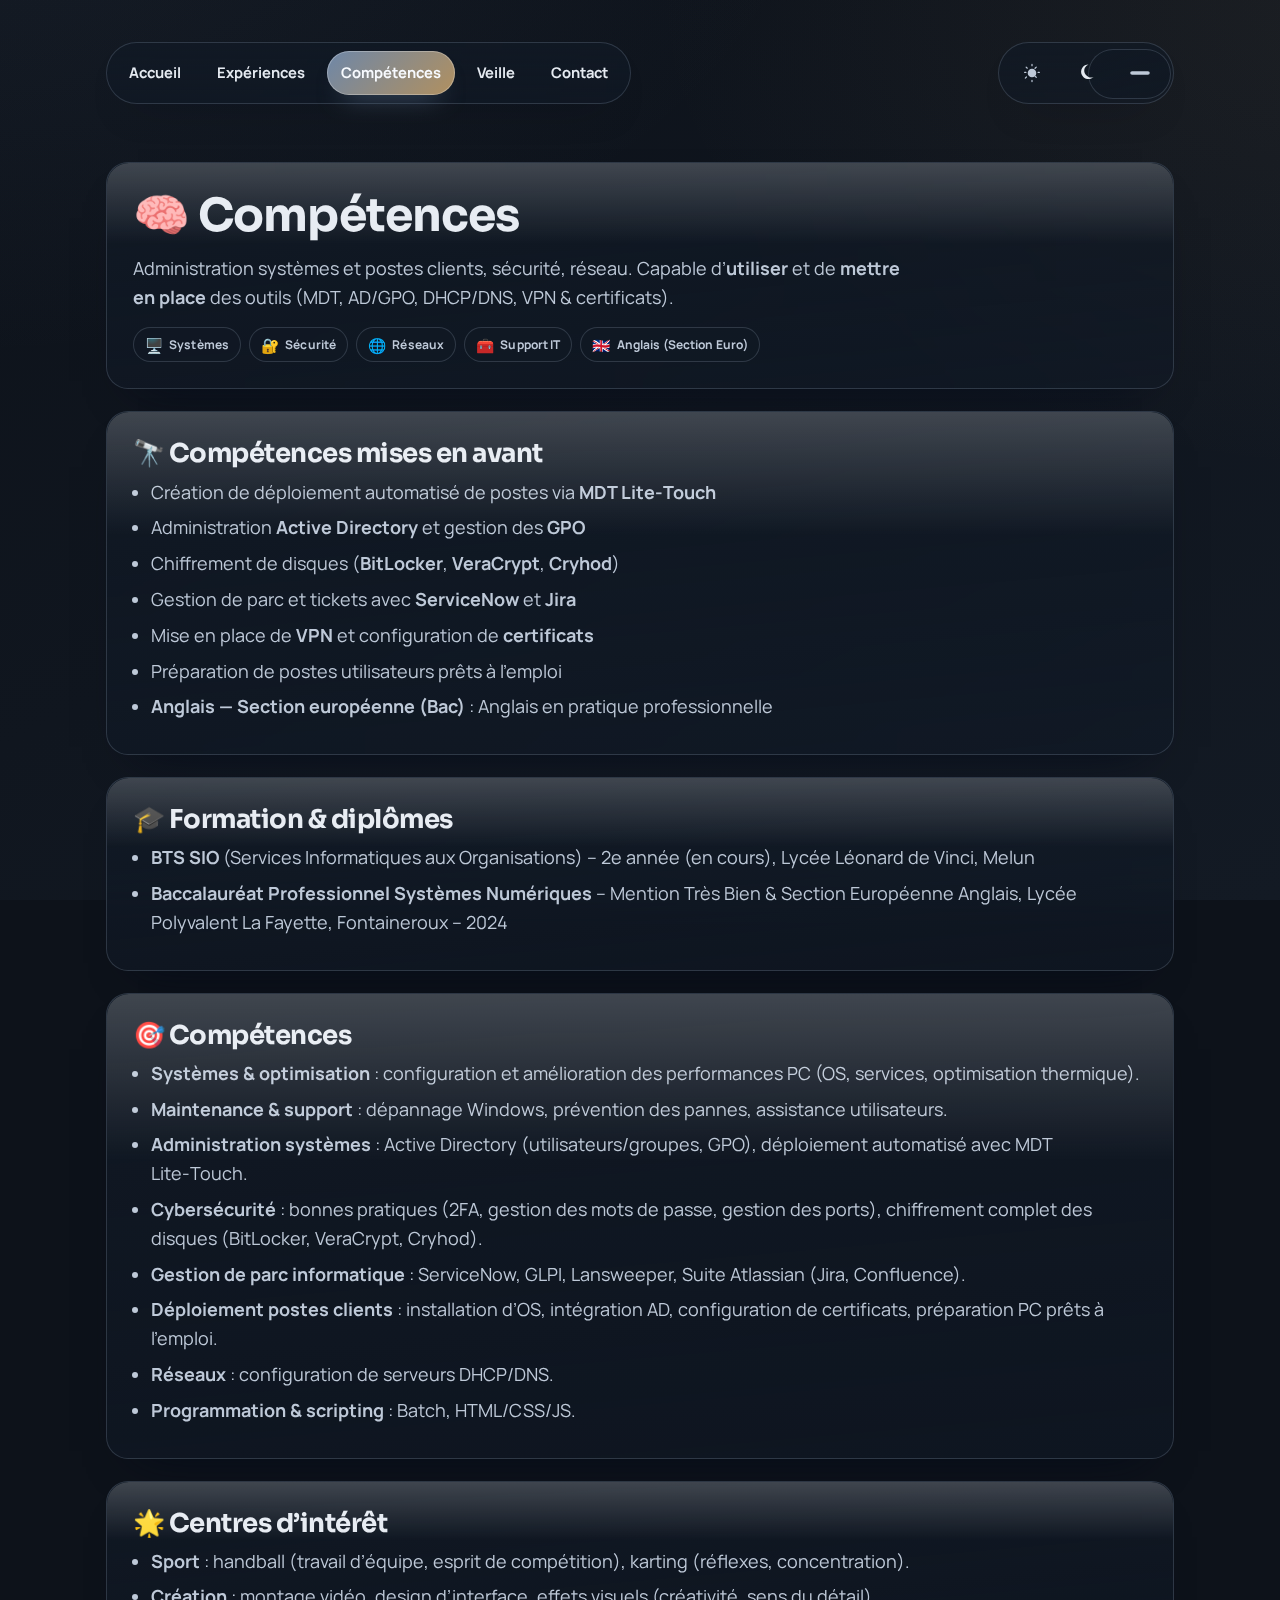
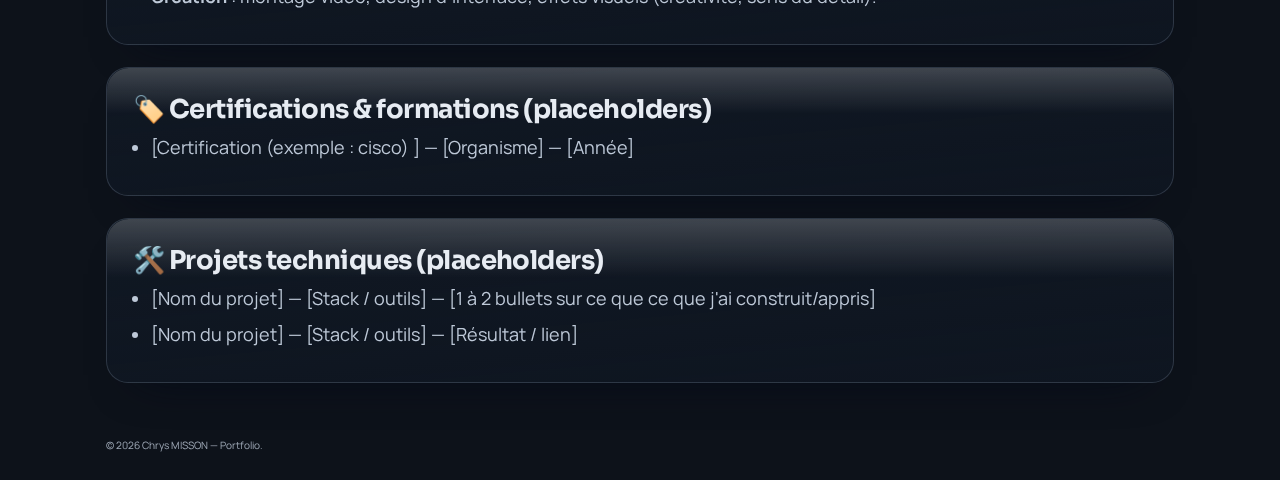
<file: competences.html>
<!doctype html>
<html lang="fr">
<head>
  <meta charset="utf-8">
  <meta name="viewport" content="width=device-width, initial-scale=1">
  <title>Chrys MISSON — Compétences</title>
  <link rel="stylesheet" href="site.css">
</head>
<body>
  <div class="page-bg"></div>

  <!-- NAV -->
  <nav class="container nav">
    <div class="nav-tabs">
      <a href="index.html" data-page="index.html">Accueil</a>
      <a href="experiences.html" data-page="experiences.html">Expériences</a>
      <a href="competences.html" data-page="competences.html">Compétences</a>
      <a href="veille-technologique.html" data-page="veille-technologique.html">Veille</a>
      <a href="contact.html" data-page="contact.html">Contact</a>
      <span class="nav-indicator" aria-hidden="true"></span>
    </div>
    <div class="nav-spacer"></div>
    <fieldset class="switcher">
      <legend class="switcher__legend">Choisir thème</legend>
      <label class="switcher__option">
        <input class="switcher__input" type="radio" name="theme" value="light" c-option="1" />
        <svg class="switcher__icon" viewBox="0 0 36 36" aria-hidden="true"><path fill="var(--c)" d="M18 3a1 1 0 0 1 1 1v2a1 1 0 1 1-2 0V4a1 1 0 0 1 1-1Zm0 26a1 1 0 0 1 1 1v2a1 1 0 1 1-2 0v-2a1 1 0 0 1 1-1ZM5 17a1 1 0 0 1 1-1h2a1 1 0 1 1 0 2H6a1 1 0 0 1-1-1Zm22 0a1 1 0 0 1 1-1h2a1 1 0 1 1 0 2h-2a1 1 0 0 1-1-1ZM7.7 7.7a1 1 0 0 1 1.4 0L11 9.6a1 1 0 0 1-1.4 1.4L7.7 9.1a1 1 0 0 1 0-1.4Zm14.6 14.6a1 1 0 0 1 1.4 0l1.9 1.9a1 1 0 1 1-1.4 1.4l-1.9-1.9a1 1 0 0 1 0-1.4ZM24.3 7.7a1 1 0 0 1 1.4 0 1 1 0 0 1 0 1.4L23.8 11a1 1 0 1 1-1.4-1.4l1.9-1.9ZM9.6 23.8a1 1 0 0 1 0 1.4L7.7 27.1a1 1 0 0 1-1.4-1.4l1.9-1.9a1 1 0 0 1 1.4 0ZM18 11a7 7 0 1 1 0 14a7 7 0 0 1 0-14Z"/></svg>
      </label>
      <label class="switcher__option">
        <input class="switcher__input" type="radio" name="theme" value="dark" c-option="2" checked />
        <svg class="switcher__icon" viewBox="0 0 36 36" aria-hidden="true"><path fill="var(--c)" d="M22 4a12 12 0 1 0 8.485 20.485A10 10 0 0 1 22 4Z"/></svg>
      </label>
      <label class="switcher__option">
        <input class="switcher__input" type="radio" name="theme" value="dim"  c-option="3" />
        <svg class="switcher__icon" viewBox="0 0 36 36" aria-hidden="true"><path fill="var(--c)" d="M5 21a1 1 0 0 1 0-6l26 0a1 1 0 0 1 0 6z"/></svg>
      </label>
    </fieldset>
  </nav>

  <main class="container">
    <!-- HERO -->
    <section class="card">
      <h1>🧠 Compétences</h1>
      <p class="lead">Administration systèmes et postes clients, sécurité, réseau. Capable d’<strong>utiliser</strong> et de <strong>mettre en place</strong> des outils (MDT, AD/GPO, DHCP/DNS, VPN &amp; certificats).</p>
      <div class="chips">
        <span class="tag"><span class="ico">🖥️</span>Systèmes</span>
        <span class="tag"><span class="ico">🔐</span>Sécurité</span>
        <span class="tag"><span class="ico">🌐</span>Réseaux</span>
        <span class="tag"><span class="ico">🧰</span>Support IT</span>
        <span class="tag"><span class="ico">🇬🇧</span>Anglais (Section Euro)</span>
      </div>
    </section>

    <!-- COMPÉTENCES MISES EN AVANT -->
    <section class="card">
      <h2>🔭 Compétences mises en avant</h2>
      <ul class="clean">
        <li>Création de déploiement automatisé de postes via <strong>MDT Lite‑Touch</strong></li>
        <li>Administration <strong>Active Directory</strong> et gestion des <strong>GPO</strong></li>
        <li>Chiffrement de disques (<strong>BitLocker</strong>, <strong>VeraCrypt</strong>, <strong>Cryhod</strong>)</li>
        <li>Gestion de parc et tickets avec <strong>ServiceNow</strong> et <strong>Jira</strong></li>
        <li>Mise en place de <strong>VPN</strong> et configuration de <strong>certificats</strong></li>
        <li>Préparation de postes utilisateurs prêts à l’emploi</li>
        <li><strong>Anglais — Section européenne (Bac)</strong> : Anglais en pratique professionnelle</li>
      </ul>
    </section>

    <section class="card">
      <h2>🎓 Formation &amp; diplômes</h2>
      <ul class="clean">
        <li><strong>BTS SIO</strong> (Services Informatiques aux Organisations) – 2e année (en cours), Lycée Léonard de Vinci, Melun</li>
        <li><strong>Baccalauréat Professionnel Systèmes Numériques</strong> – Mention Très Bien &amp; Section Européenne Anglais, Lycée Polyvalent La Fayette, Fontaineroux – 2024</li>
      </ul>
    </section>

    <section class="card">
      <h2>🎯 Compétences</h2>
      <ul class="clean">
        <li><strong>Systèmes &amp; optimisation</strong> : configuration et amélioration des performances PC (OS, services, optimisation thermique).</li>
        <li><strong>Maintenance &amp; support</strong> : dépannage Windows, prévention des pannes, assistance utilisateurs.</li>
        <li><strong>Administration systèmes</strong> : Active Directory (utilisateurs/groupes, GPO), déploiement automatisé avec MDT Lite‑Touch.</li>
        <li><strong>Cybersécurité</strong> : bonnes pratiques (2FA, gestion des mots de passe, gestion des ports), chiffrement complet des disques (BitLocker, VeraCrypt, Cryhod).</li>
        <li><strong>Gestion de parc informatique</strong> : ServiceNow, GLPI, Lansweeper, Suite Atlassian (Jira, Confluence).</li>
        <li><strong>Déploiement postes clients</strong> : installation d’OS, intégration AD, configuration de certificats, préparation PC prêts à l’emploi.</li>
        <li><strong>Réseaux</strong> : configuration de serveurs DHCP/DNS.</li>
        <li><strong>Programmation &amp; scripting</strong> : Batch, HTML/CSS/JS.</li>
      </ul>
    </section>


    <!-- CENTRES D’INTÉRÊT -->
    <section class="card">
      <h2>🌟 Centres d’intérêt</h2>
      <ul class="clean">
        <li><strong>Sport</strong> : handball (travail d’équipe, esprit de compétition), karting (réflexes, concentration).</li>
        <li><strong>Création</strong> : montage vidéo, design d’interface, effets visuels (créativité, sens du détail).</li>
      </ul>
    </section>

    <!-- PLACEHOLDERS certifications / projets -->
    <section class="card">
      <h2>🏷️ Certifications &amp; formations (placeholders)</h2>
      <ul class="clean">
        <li>[Certification (exemple : cisco) ] — [Organisme] — [Année]</li>
      </ul>
    </section>
    

    <section class="card">
      <h2>🛠️ Projets techniques (placeholders)</h2>
      <ul class="clean">
        <li>[Nom du projet] — [Stack / outils] — [1 à 2 bullets sur ce que ce que j'ai construit/appris]</li>
        <li>[Nom du projet] — [Stack / outils] — [Résultat / lien]</li>
      </ul>
    </section>
  </main>

  <footer class="container"><small>© <span id="year"></span> Chrys MISSON — Portfolio.</small></footer>
  <script src="script.js"></script>
</body>
</html>
</file>
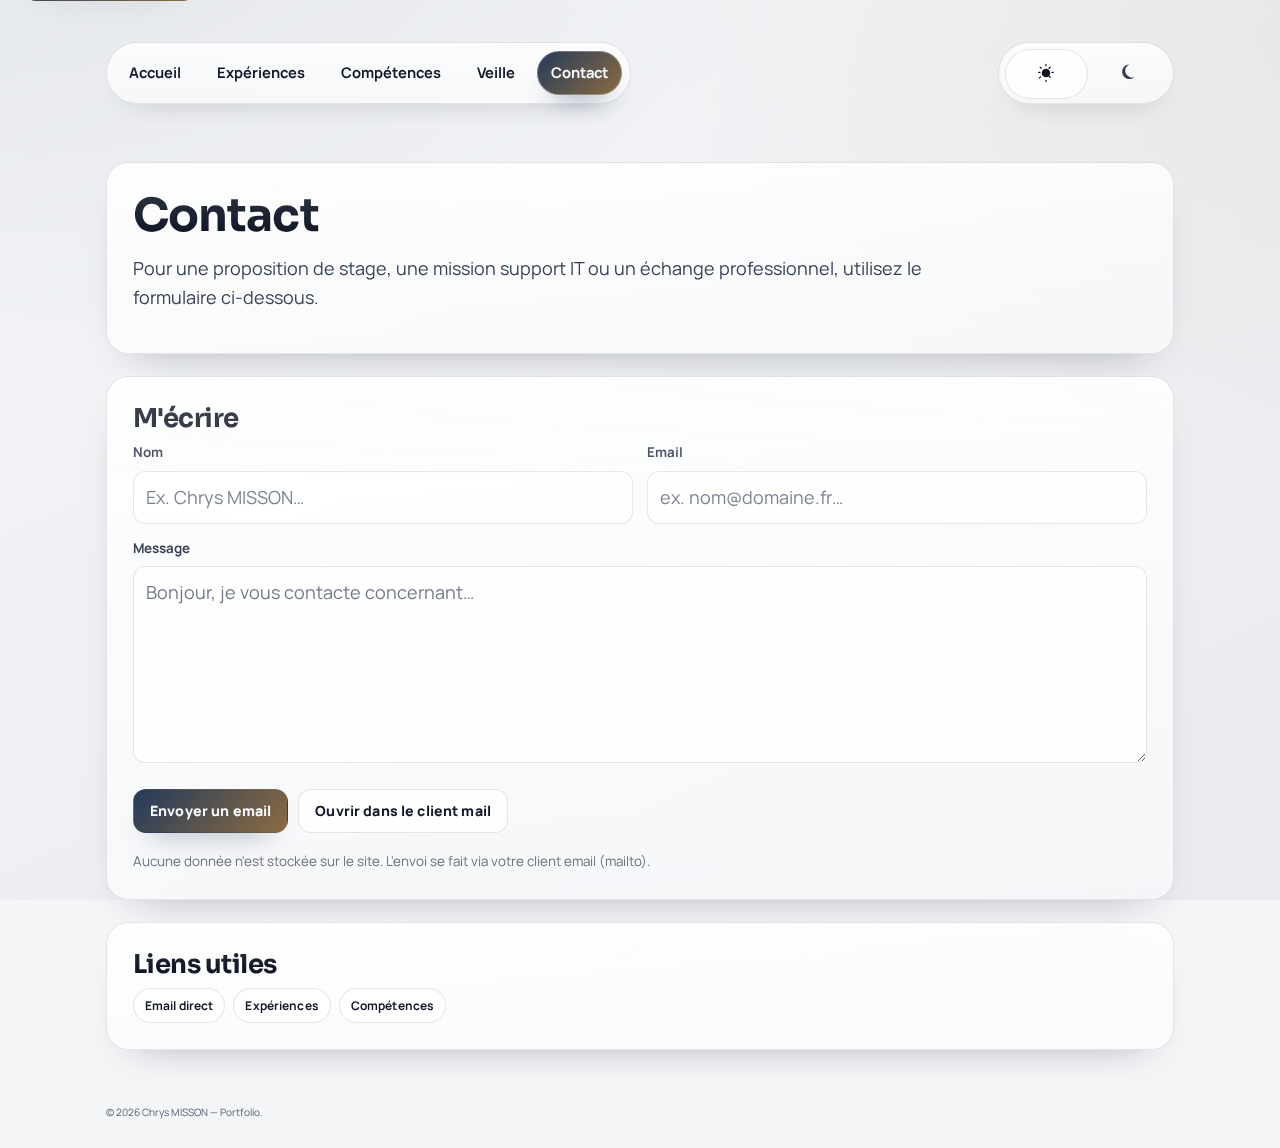
<file: contact.html>
<!doctype html>
<html lang="fr">
<head>
  <meta charset="utf-8">
  <meta name="viewport" content="width=device-width, initial-scale=1">
  <title>Chrys MISSON — Contact</title>
  <link rel="stylesheet" href="site.css">
</head>
<body>
  <div class="page-bg"></div>
  <a class="skip-link" href="#main-content">Aller au contenu</a>

  <nav class="container nav" aria-label="Navigation principale">
    <div class="nav-tabs">
      <a href="index.html" data-page="index.html">Accueil</a>
      <a href="experiences.html" data-page="experiences.html">Expériences</a>
      <a href="competences.html" data-page="competences.html">Compétences</a>
      <a href="veille-technologique.html" data-page="veille-technologique.html">Veille</a>
      <a href="contact.html" data-page="contact.html">Contact</a>
      <span class="nav-indicator" aria-hidden="true"></span>
    </div>
    <div class="nav-spacer"></div>
    <fieldset class="switcher">
      <legend class="switcher__legend">Choisir thème</legend>
      <label class="switcher__option">
        <input class="switcher__input" type="radio" name="theme" value="light" c-option="1" checked />
        <svg class="switcher__icon" viewBox="0 0 36 36" aria-hidden="true"><path fill="var(--c)" d="M18 3a1 1 0 0 1 1 1v2a1 1 0 1 1-2 0V4a1 1 0 0 1 1-1Zm0 26a1 1 0 0 1 1 1v2a1 1 0 1 1-2 0v-2a1 1 0 0 1 1-1ZM5 17a1 1 0 0 1 1-1h2a1 1 0 1 1 0 2H6a1 1 0 0 1-1-1Zm22 0a1 1 0 0 1 1-1h2a1 1 0 1 1 0 2h-2a1 1 0 0 1-1-1ZM7.7 7.7a1 1 0 0 1 1.4 0L11 9.6a1 1 0 0 1-1.4 1.4L7.7 9.1a1 1 0 0 1 0-1.4Zm14.6 14.6a1 1 0 0 1 1.4 0l1.9 1.9a1 1 0 1 1-1.4 1.4l-1.9-1.9a1 1 0 0 1 0-1.4ZM24.3 7.7a1 1 0 0 1 1.4 0 1 1 0 0 1 0 1.4L23.8 11a1 1 0 1 1-1.4-1.4l1.9-1.9ZM9.6 23.8a1 1 0 0 1 0 1.4L7.7 27.1a1 1 0 0 1-1.4-1.4l1.9-1.9a1 1 0 0 1 1.4 0ZM18 11a7 7 0 1 1 0 14a7 7 0 0 1 0-14Z"/></svg>
      </label>
      <label class="switcher__option">
        <input class="switcher__input" type="radio" name="theme" value="dark" c-option="2" />
        <svg class="switcher__icon" viewBox="0 0 36 36" aria-hidden="true"><path fill="var(--c)" d="M22 4a12 12 0 1 0 8.485 20.485A10 10 0 0 1 22 4Z"/></svg>
      </label>
    </fieldset>
  </nav>

  <main class="container" id="main-content" tabindex="-1">
    <header class="card hero">
      <h1>Contact</h1>
      <p class="lead">Pour une proposition de stage, une mission support IT ou un échange professionnel, utilisez le formulaire ci-dessous.</p>
    </header>

    <section class="card">
      <h2>M'écrire</h2>
      <form id="contactForm" class="grid form-grid">
        <label class="form-field">
          <span>Nom</span>
          <input type="text" id="name" name="name" autocomplete="name" required placeholder="Ex. Chrys MISSON…">
        </label>
        <label class="form-field">
          <span>Email</span>
          <input type="email" id="email" name="email" autocomplete="email" spellcheck="false" required placeholder="ex. nom@domaine.fr…">
        </label>
        <label class="form-field form-field--full">
          <span>Message</span>
          <textarea id="message" name="message" autocomplete="off" rows="6" required placeholder="Bonjour, je vous contacte concernant…"></textarea>
        </label>
        <div class="cta-row form-field--full">
          <button type="submit" class="btn primary">Envoyer un email</button>
          <a class="btn" id="mailtoFallback" href="#">Ouvrir dans le client mail</a>
        </div>
        <p class="muted form-field--full">Aucune donnée n'est stockée sur le site. L'envoi se fait via votre client email (mailto).</p>
      </form>
    </section>

    <section class="card">
      <h2>Liens utiles</h2>
      <div class="chips">
        <a class="tag ext" href="mailto:chrys.misson@gmail.com">Email direct</a>
        <a class="tag ext" href="experiences.html">Expériences</a>
        <a class="tag ext" href="competences.html">Compétences</a>
      </div>
    </section>
  </main>

  <footer class="container"><small>© <span id="year"></span> Chrys MISSON — Portfolio.</small></footer>

  <script src="script.js"></script>
  <script>
    const form = document.getElementById('contactForm');
    const fallback = document.getElementById('mailtoFallback');
    const MAIL_TO = 'chrys.misson@gmail.com';

    function buildMailto(){
      const nom = document.getElementById('name').value.trim();
      const email = document.getElementById('email').value.trim();
      const msg = document.getElementById('message').value.trim();
      const subject = encodeURIComponent(`Contact portfolio — ${nom || 'Sans nom'}`);
      const body = encodeURIComponent(`${msg}\n\n—\nExpéditeur : ${nom}\nEmail : ${email}`);
      return `mailto:${MAIL_TO}?subject=${subject}&body=${body}`;
    }

    form.addEventListener('submit', (e)=>{
      e.preventDefault();
      window.location.href = buildMailto();
    });
    fallback.addEventListener('click', (e)=>{
      e.preventDefault();
      window.location.href = buildMailto();
    });
  </script>
</body>
</html>
</file>
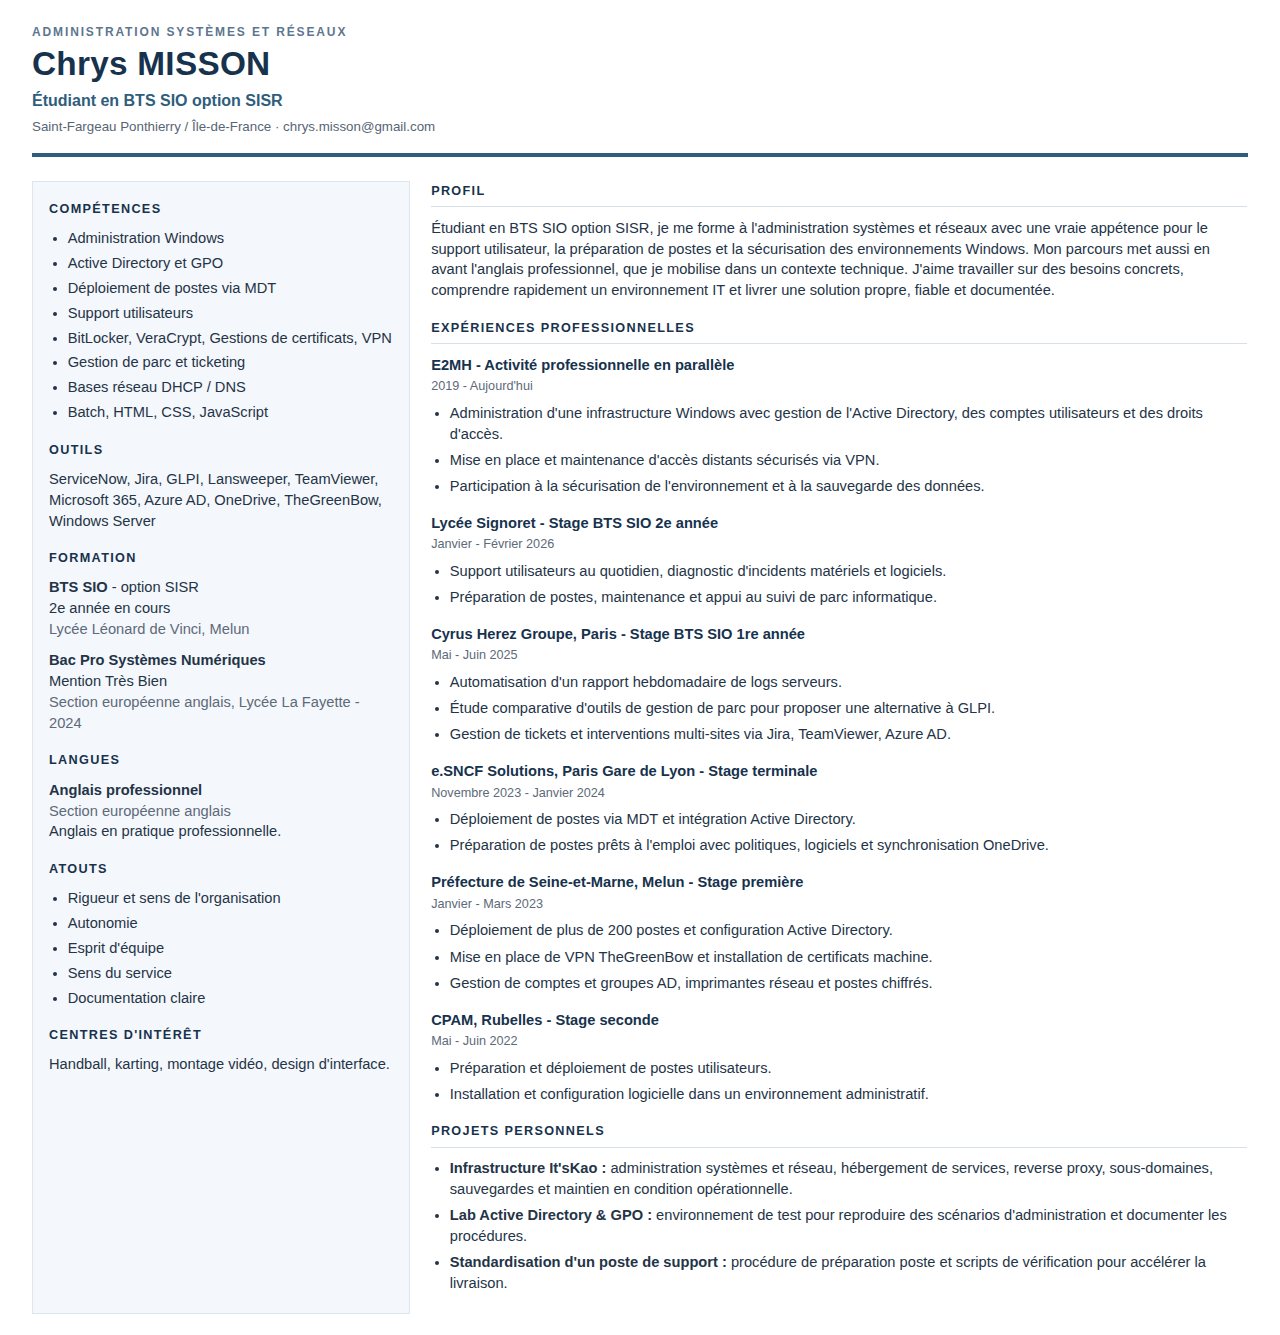
<file: cv.html>
<!doctype html>
<html lang="fr">
<head>
  <meta charset="utf-8">
  <meta name="viewport" content="width=device-width, initial-scale=1">
  <title>CV Chrys MISSON</title>
  <style>
    body {
      margin: 0;
      font-family: "Aptos", "Calibri", "Segoe UI", Arial, sans-serif;
      font-size: 11pt;
      line-height: 1.42;
      color: #243447;
      background: #ffffff;
    }

    .page {
      padding: 18pt 24pt 16pt;
    }

    .header {
      border-bottom: 3pt solid #2f5d7c;
      padding-bottom: 12pt;
      margin-bottom: 18pt;
    }

    .kicker {
      margin: 0 0 4pt;
      font-size: 9pt;
      letter-spacing: 1.4pt;
      text-transform: uppercase;
      color: #5d7690;
      font-weight: 700;
    }

    h1 {
      margin: 0;
      font-size: 25pt;
      line-height: 1.08;
      color: #17324d;
      letter-spacing: 0.2pt;
    }

    .subtitle {
      margin: 6pt 0 4pt;
      font-size: 12pt;
      color: #2f5d7c;
      font-weight: 600;
    }

    .contact {
      margin: 0;
      font-size: 10pt;
      color: #586574;
    }

    .contact a {
      color: #2f5d7c;
      text-decoration: none;
      font-weight: 600;
    }

    table.layout {
      width: 100%;
      border-collapse: collapse;
    }

    td.sidebar {
      width: 31%;
      vertical-align: top;
      background: #f4f7fb;
      border: 1pt solid #dbe6ef;
      padding: 14pt 12pt;
    }

    td.main {
      width: 69%;
      vertical-align: top;
      padding-left: 16pt;
    }

    .block {
      margin-bottom: 14pt;
    }

    .section-title {
      margin: 0 0 7pt;
      font-size: 9.5pt;
      text-transform: uppercase;
      letter-spacing: 1pt;
      color: #17324d;
      font-weight: 700;
    }

    .section-rule {
      border-bottom: 1pt solid #d7e0e8;
      padding-bottom: 4pt;
      margin-bottom: 8pt;
    }

    p {
      margin: 0 0 8pt;
    }

    ul {
      margin: 0;
      padding-left: 14pt;
    }

    li {
      margin-bottom: 4pt;
    }

    .compact li {
      margin-bottom: 3pt;
    }

    .job {
      margin-bottom: 12pt;
    }

    .job-title {
      margin: 0;
      font-size: 11pt;
      color: #17324d;
      font-weight: 700;
    }

    .job-meta {
      margin: 2pt 0 5pt;
      font-size: 9.5pt;
      color: #5d6a79;
    }

    .muted {
      color: #5d6a79;
    }
  </style>
</head>
<body>
  <main class="page">
    <div class="header">
      <p class="kicker">Administration systèmes et réseaux</p>
      <h1>Chrys MISSON</h1>
      <p class="subtitle">Étudiant en BTS SIO option SISR</p>
      <p class="contact">Saint-Fargeau Ponthierry / Île-de-France · chrys.misson@gmail.com</p>
    </div>

    <table class="layout">
      <tr>
        <td class="sidebar">
          <div class="block">
            <p class="section-title">Compétences</p>
            <ul class="compact">
              <li>Administration Windows</li>
              <li>Active Directory et GPO</li>
              <li>Déploiement de postes via MDT</li>
              <li>Support utilisateurs</li>
              <li>BitLocker, VeraCrypt, Gestions de certificats, VPN</li>
              <li>Gestion de parc et ticketing</li>
              <li>Bases réseau DHCP / DNS</li>
              <li>Batch, HTML, CSS, JavaScript</li>
            </ul>
          </div>

          <div class="block">
            <p class="section-title">Outils</p>
            <p>ServiceNow, Jira, GLPI, Lansweeper, TeamViewer, Microsoft 365, Azure AD, OneDrive, TheGreenBow, Windows Server</p>
          </div>

          <div class="block">
            <p class="section-title">Formation</p>
            <p><strong>BTS SIO</strong> - option SISR<br>2e année en cours<br><span class="muted">Lycée Léonard de Vinci, Melun</span></p>
            <p><strong>Bac Pro Systèmes Numériques</strong><br>Mention Très Bien<br><span class="muted">Section européenne anglais, Lycée La Fayette - 2024</span></p>
          </div>

          <div class="block">
            <p class="section-title">Langues</p>
            <p><strong>Anglais professionnel</strong><br><span class="muted">Section européenne anglais</span><br>Anglais en pratique professionnelle.</p>
          </div>

          <div class="block">
            <p class="section-title">Atouts</p>
            <ul class="compact">
              <li>Rigueur et sens de l'organisation</li>
              <li>Autonomie</li>
              <li>Esprit d'équipe</li>
              <li>Sens du service</li>
              <li>Documentation claire</li>
            </ul>
          </div>

          <div class="block">
            <p class="section-title">Centres d'intérêt</p>
            <p>Handball, karting, montage vidéo, design d'interface.</p>
          </div>
        </td>

        <td class="main">
          <div class="block">
            <p class="section-title section-rule">Profil</p>
            <p>Étudiant en BTS SIO option SISR, je me forme à l'administration systèmes et réseaux avec une vraie appétence pour le support utilisateur, la préparation de postes et la sécurisation des environnements Windows. Mon parcours met aussi en avant l'anglais professionnel, que je mobilise dans un contexte technique. J'aime travailler sur des besoins concrets, comprendre rapidement un environnement IT et livrer une solution propre, fiable et documentée.</p>
          </div>

          <div class="block">
            <p class="section-title section-rule">Expériences professionnelles</p>

            <div class="job">
              <p class="job-title">E2MH - Activité professionnelle en parallèle</p>
              <p class="job-meta">2019 - Aujourd'hui</p>
              <ul>
                <li>Administration d'une infrastructure Windows avec gestion de l'Active Directory, des comptes utilisateurs et des droits d'accès.</li>
                <li>Mise en place et maintenance d'accès distants sécurisés via VPN.</li>
                <li>Participation à la sécurisation de l'environnement et à la sauvegarde des données.</li>
              </ul>
            </div>

            <div class="job">
              <p class="job-title">Lycée Signoret - Stage BTS SIO 2e année</p>
              <p class="job-meta">Janvier - Février 2026</p>
              <ul>
                <li>Support utilisateurs au quotidien, diagnostic d'incidents matériels et logiciels.</li>
                <li>Préparation de postes, maintenance et appui au suivi de parc informatique.</li>
              </ul>
            </div>

            <div class="job">
              <p class="job-title">Cyrus Herez Groupe, Paris - Stage BTS SIO 1re année</p>
              <p class="job-meta">Mai - Juin 2025</p>
              <ul>
                <li>Automatisation d'un rapport hebdomadaire de logs serveurs.</li>
                <li>Étude comparative d'outils de gestion de parc pour proposer une alternative à GLPI.</li>
                <li>Gestion de tickets et interventions multi-sites via Jira, TeamViewer, Azure AD.</li>
              </ul>
            </div>

            <div class="job">
              <p class="job-title">e.SNCF Solutions, Paris Gare de Lyon - Stage terminale</p>
              <p class="job-meta">Novembre 2023 - Janvier 2024</p>
              <ul>
                <li>Déploiement de postes via MDT et intégration Active Directory.</li>
                <li>Préparation de postes prêts à l'emploi avec politiques, logiciels et synchronisation OneDrive.</li>
              </ul>
            </div>

            <div class="job">
              <p class="job-title">Préfecture de Seine-et-Marne, Melun - Stage première</p>
              <p class="job-meta">Janvier - Mars 2023</p>
              <ul>
                <li>Déploiement de plus de 200 postes et configuration Active Directory.</li>
                <li>Mise en place de VPN TheGreenBow et installation de certificats machine.</li>
                <li>Gestion de comptes et groupes AD, imprimantes réseau et postes chiffrés.</li>
              </ul>
            </div>

            <div class="job">
              <p class="job-title">CPAM, Rubelles - Stage seconde</p>
              <p class="job-meta">Mai - Juin 2022</p>
              <ul>
                <li>Préparation et déploiement de postes utilisateurs.</li>
                <li>Installation et configuration logicielle dans un environnement administratif.</li>
              </ul>
            </div>
          </div>

          <div class="block">
            <p class="section-title section-rule">Projets personnels</p>
            <ul>
              <li><strong>Infrastructure It'sKao :</strong> administration systèmes et réseau, hébergement de services, reverse proxy, sous-domaines, sauvegardes et maintien en condition opérationnelle.</li>
              <li><strong>Lab Active Directory &amp; GPO :</strong> environnement de test pour reproduire des scénarios d'administration et documenter les procédures.</li>
              <li><strong>Standardisation d'un poste de support :</strong> procédure de préparation poste et scripts de vérification pour accélérer la livraison.</li>
            </ul>
          </div>
        </td>
      </tr>
    </table>
  </main>
</body>
</html>
</file>
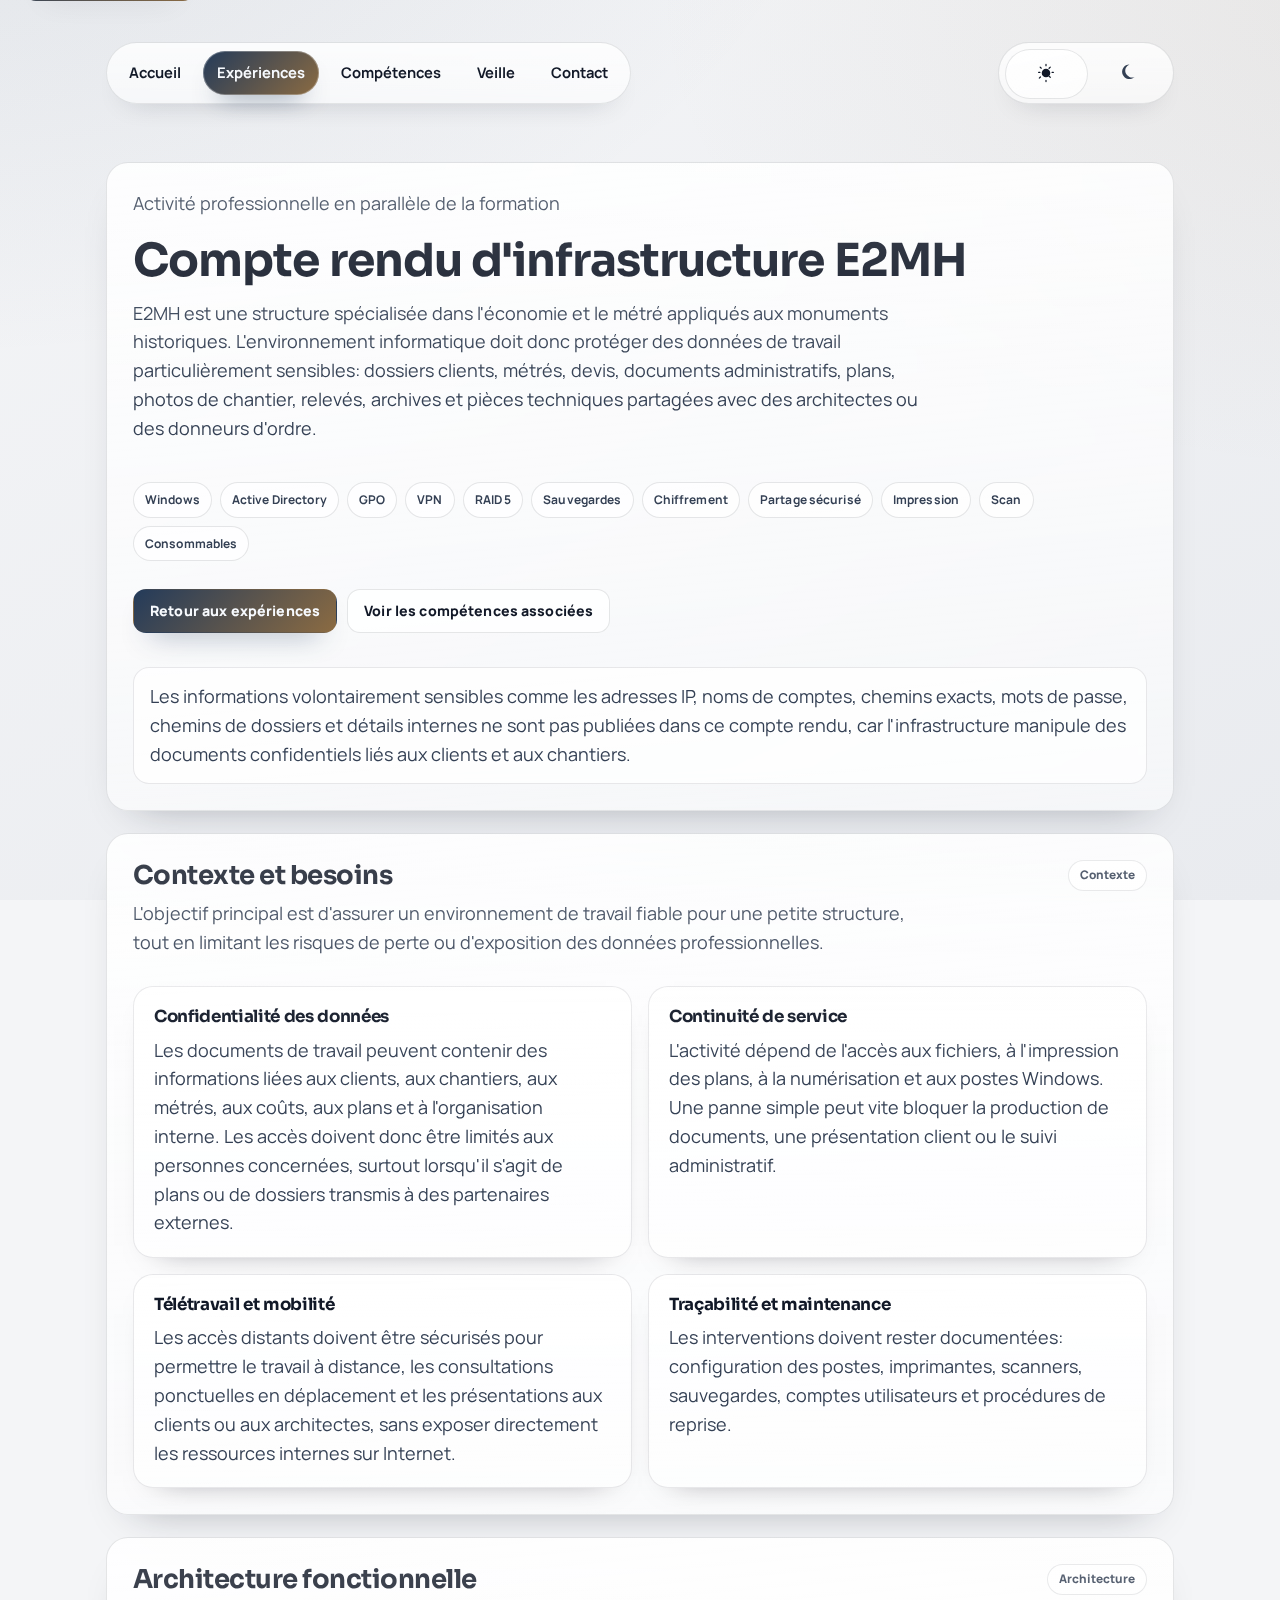
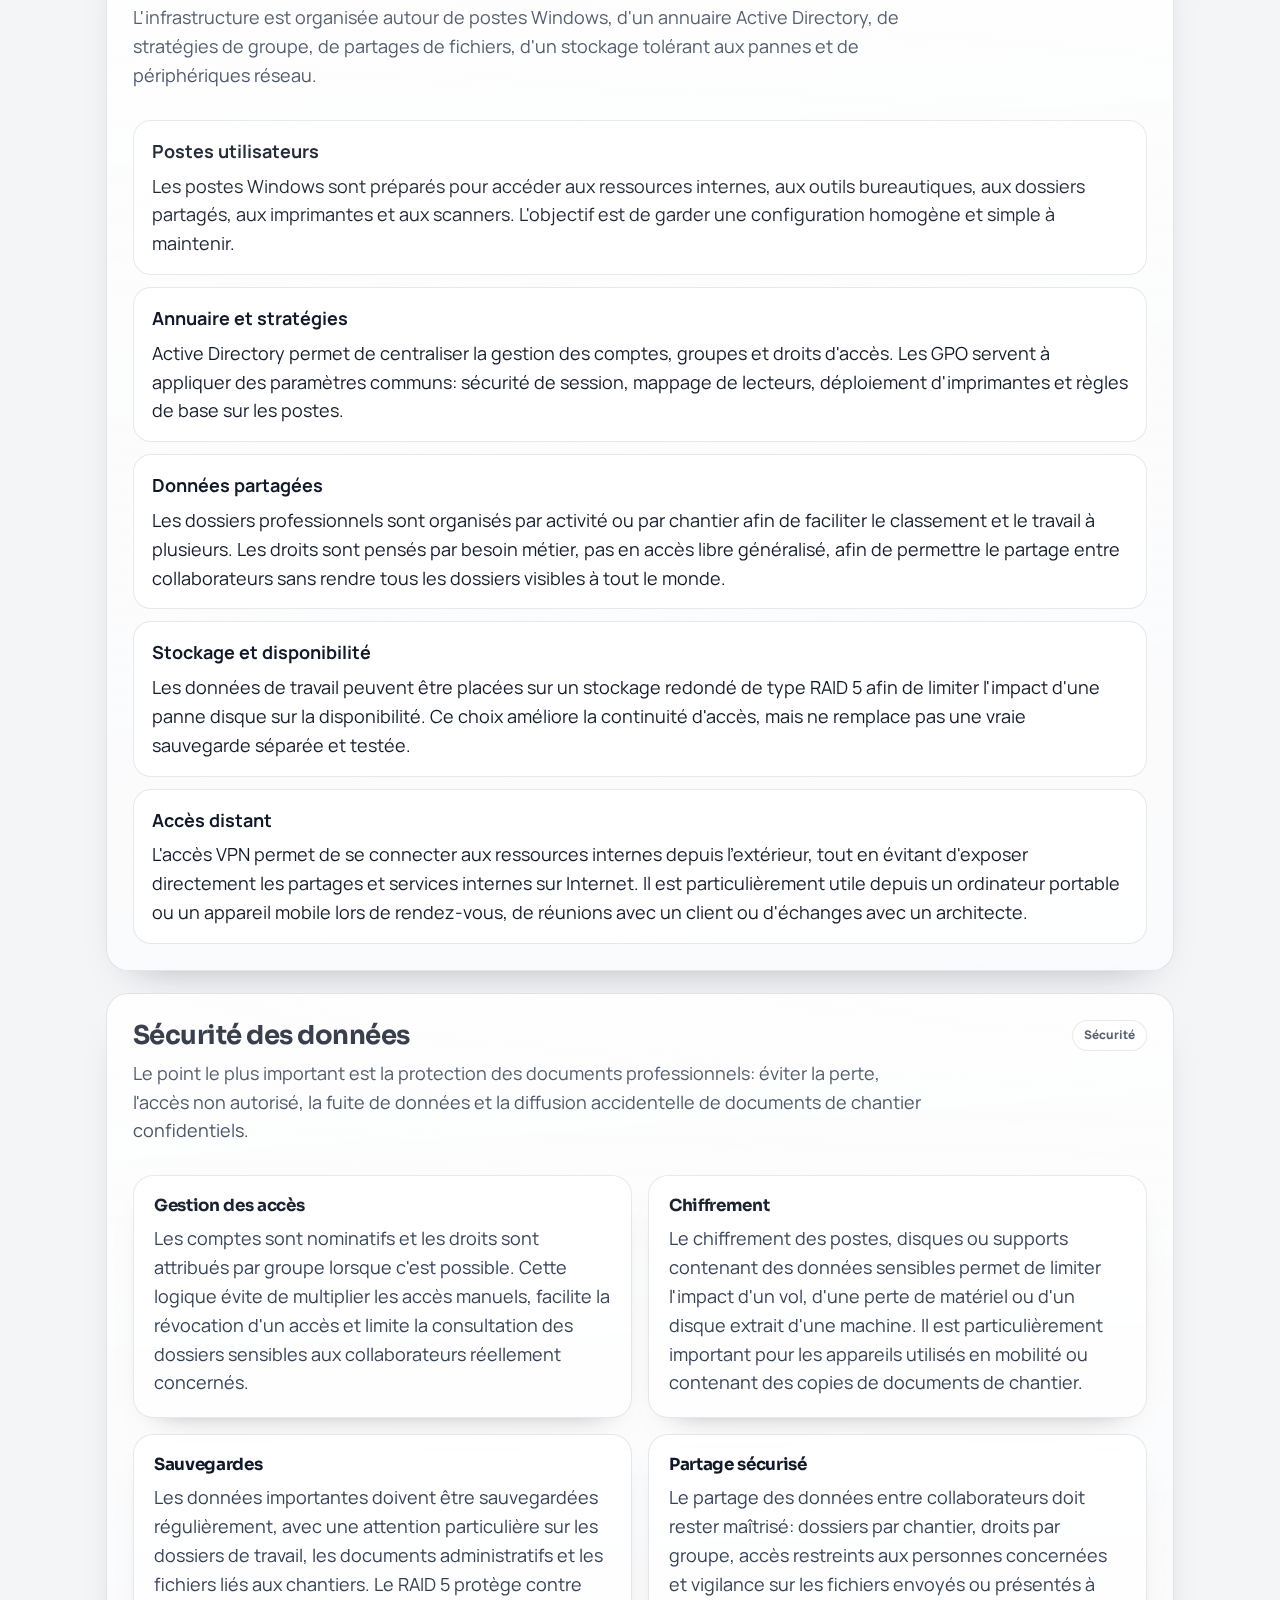
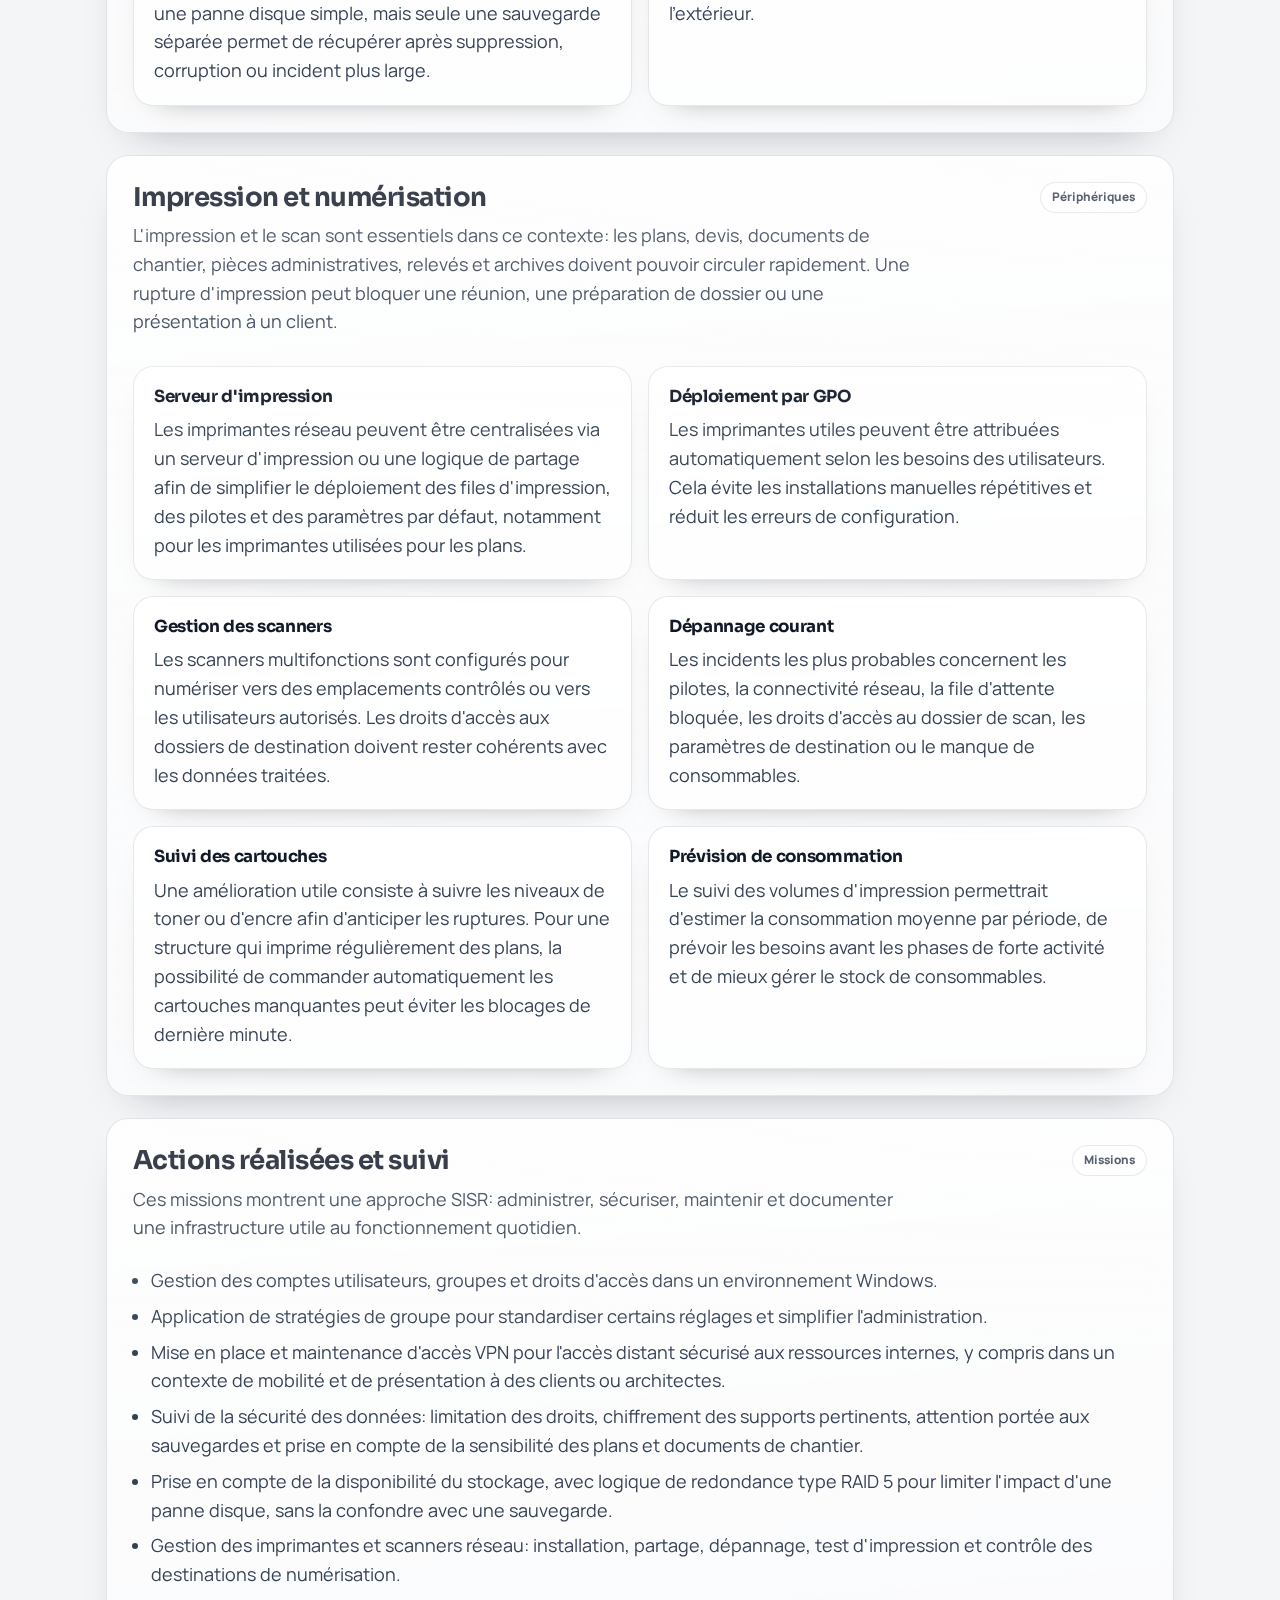
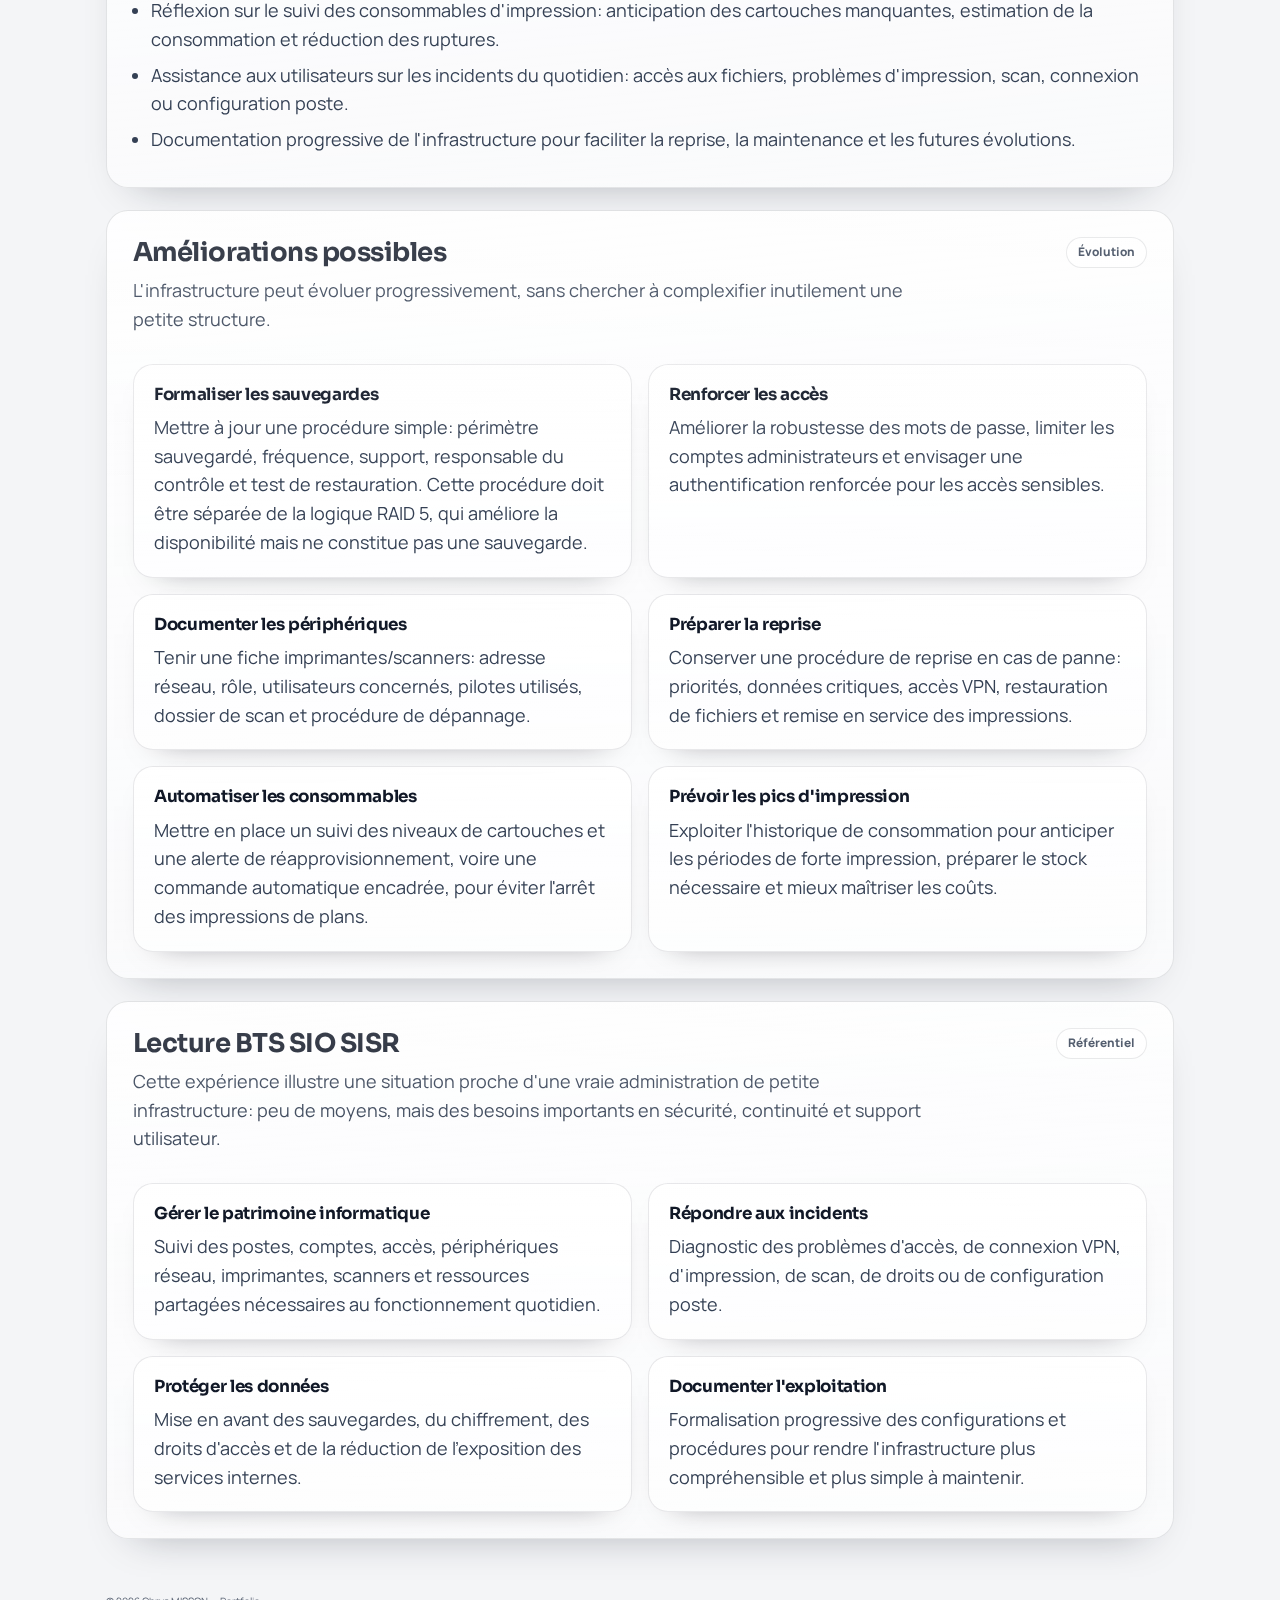
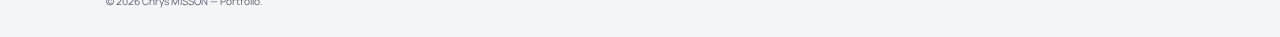
<file: e2mh-infrastructure.html>
<!doctype html>
<html lang="fr">
<head>
  <meta charset="utf-8">
  <meta name="viewport" content="width=device-width, initial-scale=1">
  <title>Chrys MISSON — Compte rendu infrastructure E2MH</title>
  <link rel="stylesheet" href="site.css">
  <style>
    .report-hero {
      display: grid;
      gap: 16px;
    }

    .report-grid {
      display: grid;
      grid-template-columns: repeat(2, minmax(0, 1fr));
      gap: 16px;
      margin-top: 14px;
    }

    .report-card {
      padding: 20px;
      border-radius: 20px;
      border: 1px solid color-mix(in srgb, var(--border) 90%, transparent);
      background: linear-gradient(180deg, color-mix(in srgb, var(--surface-strong) 92%, transparent), color-mix(in srgb, var(--surface) 72%, transparent));
      box-shadow: 0 14px 30px -26px color-mix(in srgb, var(--c-dark) 55%, transparent);
    }

    .report-card h3 {
      margin: 0 0 8px;
    }

    .report-card p {
      color: var(--text-2);
    }

    .report-flow {
      display: grid;
      gap: 12px;
      margin-top: 14px;
    }

    .report-step {
      padding: 16px 18px;
      border-radius: 18px;
      border: 1px solid color-mix(in srgb, var(--border) 90%, transparent);
      background: color-mix(in srgb, var(--surface-strong) 86%, transparent);
    }

    .report-step strong {
      display: block;
      margin-bottom: 6px;
    }

    .report-note {
      margin-top: 14px;
      padding: 14px 16px;
      border-radius: 16px;
      border: 1px solid color-mix(in srgb, var(--border) 90%, transparent);
      background: color-mix(in srgb, var(--surface-strong) 82%, transparent);
      color: var(--text-2);
    }

    @media (max-width: 760px) {
      .report-grid {
        grid-template-columns: 1fr;
      }
    }
  </style>
</head>
<body>
  <div class="page-bg"></div>
  <a class="skip-link" href="#main-content">Aller au contenu</a>

  <nav class="container nav" aria-label="Navigation principale">
    <div class="nav-tabs">
      <a href="index.html" data-page="index.html">Accueil</a>
      <a href="experiences.html" data-page="experiences.html" data-aliases="e2mh-infrastructure.html">Expériences</a>
      <a href="competences.html" data-page="competences.html">Compétences</a>
      <a href="veille-technologique.html" data-page="veille-technologique.html">Veille</a>
      <a href="contact.html" data-page="contact.html">Contact</a>
      <span class="nav-indicator" aria-hidden="true"></span>
    </div>
    <div class="nav-spacer"></div>
    <fieldset class="switcher">
      <legend class="switcher__legend">Choisir thème</legend>
      <label class="switcher__option">
        <input class="switcher__input" type="radio" name="theme" value="light" c-option="1" checked />
        <svg class="switcher__icon" viewBox="0 0 36 36" aria-hidden="true"><path fill="var(--c)" d="M18 3a1 1 0 0 1 1 1v2a1 1 0 1 1-2 0V4a1 1 0 0 1 1-1Zm0 26a1 1 0 0 1 1 1v2a1 1 0 1 1-2 0v-2a1 1 0 0 1 1-1ZM5 17a1 1 0 0 1 1-1h2a1 1 0 1 1 0 2H6a1 1 0 0 1-1-1Zm22 0a1 1 0 0 1 1-1h2a1 1 0 1 1 0 2h-2a1 1 0 0 1-1-1ZM7.7 7.7a1 1 0 0 1 1.4 0L11 9.6a1 1 0 0 1-1.4 1.4L7.7 9.1a1 1 0 0 1 0-1.4Zm14.6 14.6a1 1 0 0 1 1.4 0l1.9 1.9a1 1 0 1 1-1.4 1.4l-1.9-1.9a1 1 0 0 1 0-1.4ZM24.3 7.7a1 1 0 0 1 1.4 0 1 1 0 0 1 0 1.4L23.8 11a1 1 0 1 1-1.4-1.4l1.9-1.9ZM9.6 23.8a1 1 0 0 1 0 1.4L7.7 27.1a1 1 0 0 1-1.4-1.4l1.9-1.9a1 1 0 0 1 1.4 0ZM18 11a7 7 0 1 1 0 14a7 7 0 0 1 0-14Z"/></svg>
      </label>
      <label class="switcher__option">
        <input class="switcher__input" type="radio" name="theme" value="dark" c-option="2" />
        <svg class="switcher__icon" viewBox="0 0 36 36" aria-hidden="true"><path fill="var(--c)" d="M22 4a12 12 0 1 0 8.485 20.485A10 10 0 0 1 22 4Z"/></svg>
      </label>
    </fieldset>
  </nav>

  <main class="container" id="main-content" tabindex="-1">
    <section class="card report-hero">
      <div>
        <p class="lead">Activité professionnelle en parallèle de la formation</p>
        <h1>Compte rendu d'infrastructure E2MH</h1>
        <p class="lead">E2MH est une structure spécialisée dans l'économie et le métré appliqués aux monuments historiques. L'environnement informatique doit donc protéger des données de travail particulièrement sensibles: dossiers clients, métrés, devis, documents administratifs, plans, photos de chantier, relevés, archives et pièces techniques partagées avec des architectes ou des donneurs d'ordre.</p>
      </div>
      <div class="chips">
        <span class="tag">Windows</span>
        <span class="tag">Active Directory</span>
        <span class="tag">GPO</span>
        <span class="tag">VPN</span>
        <span class="tag">RAID 5</span>
        <span class="tag">Sauvegardes</span>
        <span class="tag">Chiffrement</span>
        <span class="tag">Partage sécurisé</span>
        <span class="tag">Impression</span>
        <span class="tag">Scan</span>
        <span class="tag">Consommables</span>
      </div>
      <div class="cta-row">
        <a class="btn primary" href="experiences.html">Retour aux expériences</a>
        <a class="btn" href="competences.html">Voir les compétences associées</a>
      </div>
      <p class="report-note">Les informations volontairement sensibles comme les adresses IP, noms de comptes, chemins exacts, mots de passe, chemins de dossiers et détails internes ne sont pas publiées dans ce compte rendu, car l'infrastructure manipule des documents confidentiels liés aux clients et aux chantiers.</p>
    </section>

    <section class="card">
      <header class="split-header">
        <div>
          <h2>Contexte et besoins</h2>
          <p class="lead">L'objectif principal est d'assurer un environnement de travail fiable pour une petite structure, tout en limitant les risques de perte ou d'exposition des données professionnelles.</p>
        </div>
        <span class="badge">Contexte</span>
      </header>
      <div class="report-grid">
        <article class="report-card">
          <h3>Confidentialité des données</h3>
          <p>Les documents de travail peuvent contenir des informations liées aux clients, aux chantiers, aux métrés, aux coûts, aux plans et à l'organisation interne. Les accès doivent donc être limités aux personnes concernées, surtout lorsqu'il s'agit de plans ou de dossiers transmis à des partenaires externes.</p>
        </article>
        <article class="report-card">
          <h3>Continuité de service</h3>
          <p>L'activité dépend de l'accès aux fichiers, à l'impression des plans, à la numérisation et aux postes Windows. Une panne simple peut vite bloquer la production de documents, une présentation client ou le suivi administratif.</p>
        </article>
        <article class="report-card">
          <h3>Télétravail et mobilité</h3>
          <p>Les accès distants doivent être sécurisés pour permettre le travail à distance, les consultations ponctuelles en déplacement et les présentations aux clients ou aux architectes, sans exposer directement les ressources internes sur Internet.</p>
        </article>
        <article class="report-card">
          <h3>Traçabilité et maintenance</h3>
          <p>Les interventions doivent rester documentées: configuration des postes, imprimantes, scanners, sauvegardes, comptes utilisateurs et procédures de reprise.</p>
        </article>
      </div>
    </section>

    <section class="card">
      <header class="split-header">
        <div>
          <h2>Architecture fonctionnelle</h2>
          <p class="lead">L'infrastructure est organisée autour de postes Windows, d'un annuaire Active Directory, de stratégies de groupe, de partages de fichiers, d'un stockage tolérant aux pannes et de périphériques réseau.</p>
        </div>
        <span class="badge">Architecture</span>
      </header>
      <div class="report-flow">
        <article class="report-step">
          <strong>Postes utilisateurs</strong>
          Les postes Windows sont préparés pour accéder aux ressources internes, aux outils bureautiques, aux dossiers partagés, aux imprimantes et aux scanners. L'objectif est de garder une configuration homogène et simple à maintenir.
        </article>
        <article class="report-step">
          <strong>Annuaire et stratégies</strong>
          Active Directory permet de centraliser la gestion des comptes, groupes et droits d'accès. Les GPO servent à appliquer des paramètres communs: sécurité de session, mappage de lecteurs, déploiement d'imprimantes et règles de base sur les postes.
        </article>
        <article class="report-step">
          <strong>Données partagées</strong>
          Les dossiers professionnels sont organisés par activité ou par chantier afin de faciliter le classement et le travail à plusieurs. Les droits sont pensés par besoin métier, pas en accès libre généralisé, afin de permettre le partage entre collaborateurs sans rendre tous les dossiers visibles à tout le monde.
        </article>
        <article class="report-step">
          <strong>Stockage et disponibilité</strong>
          Les données de travail peuvent être placées sur un stockage redondé de type RAID 5 afin de limiter l'impact d'une panne disque sur la disponibilité. Ce choix améliore la continuité d'accès, mais ne remplace pas une vraie sauvegarde séparée et testée.
        </article>
        <article class="report-step">
          <strong>Accès distant</strong>
          L'accès VPN permet de se connecter aux ressources internes depuis l'extérieur, tout en évitant d'exposer directement les partages et services internes sur Internet. Il est particulièrement utile depuis un ordinateur portable ou un appareil mobile lors de rendez-vous, de réunions avec un client ou d'échanges avec un architecte.
        </article>
      </div>
    </section>

    <section class="card">
      <header class="split-header">
        <div>
          <h2>Sécurité des données</h2>
          <p class="lead">Le point le plus important est la protection des documents professionnels: éviter la perte, l'accès non autorisé, la fuite de données et la diffusion accidentelle de documents de chantier confidentiels.</p>
        </div>
        <span class="badge">Sécurité</span>
      </header>
      <div class="report-grid">
        <article class="report-card">
          <h3>Gestion des accès</h3>
          <p>Les comptes sont nominatifs et les droits sont attribués par groupe lorsque c'est possible. Cette logique évite de multiplier les accès manuels, facilite la révocation d'un accès et limite la consultation des dossiers sensibles aux collaborateurs réellement concernés.</p>
        </article>
        <article class="report-card">
          <h3>Chiffrement</h3>
          <p>Le chiffrement des postes, disques ou supports contenant des données sensibles permet de limiter l'impact d'un vol, d'une perte de matériel ou d'un disque extrait d'une machine. Il est particulièrement important pour les appareils utilisés en mobilité ou contenant des copies de documents de chantier.</p>
        </article>
        <article class="report-card">
          <h3>Sauvegardes</h3>
          <p>Les données importantes doivent être sauvegardées régulièrement, avec une attention particulière sur les dossiers de travail, les documents administratifs et les fichiers liés aux chantiers. Le RAID 5 protège contre une panne disque simple, mais seule une sauvegarde séparée permet de récupérer après suppression, corruption ou incident plus large.</p>
        </article>
        <article class="report-card">
          <h3>Partage sécurisé</h3>
          <p>Le partage des données entre collaborateurs doit rester maîtrisé: dossiers par chantier, droits par groupe, accès restreints aux personnes concernées et vigilance sur les fichiers envoyés ou présentés à l'extérieur.</p>
        </article>
      </div>
    </section>

    <section class="card">
      <header class="split-header">
        <div>
          <h2>Impression et numérisation</h2>
          <p class="lead">L'impression et le scan sont essentiels dans ce contexte: les plans, devis, documents de chantier, pièces administratives, relevés et archives doivent pouvoir circuler rapidement. Une rupture d'impression peut bloquer une réunion, une préparation de dossier ou une présentation à un client.</p>
        </div>
        <span class="badge">Périphériques</span>
      </header>
      <div class="report-grid">
        <article class="report-card">
          <h3>Serveur d'impression</h3>
          <p>Les imprimantes réseau peuvent être centralisées via un serveur d'impression ou une logique de partage afin de simplifier le déploiement des files d'impression, des pilotes et des paramètres par défaut, notamment pour les imprimantes utilisées pour les plans.</p>
        </article>
        <article class="report-card">
          <h3>Déploiement par GPO</h3>
          <p>Les imprimantes utiles peuvent être attribuées automatiquement selon les besoins des utilisateurs. Cela évite les installations manuelles répétitives et réduit les erreurs de configuration.</p>
        </article>
        <article class="report-card">
          <h3>Gestion des scanners</h3>
          <p>Les scanners multifonctions sont configurés pour numériser vers des emplacements contrôlés ou vers les utilisateurs autorisés. Les droits d'accès aux dossiers de destination doivent rester cohérents avec les données traitées.</p>
        </article>
        <article class="report-card">
          <h3>Dépannage courant</h3>
          <p>Les incidents les plus probables concernent les pilotes, la connectivité réseau, la file d'attente bloquée, les droits d'accès au dossier de scan, les paramètres de destination ou le manque de consommables.</p>
        </article>
        <article class="report-card">
          <h3>Suivi des cartouches</h3>
          <p>Une amélioration utile consiste à suivre les niveaux de toner ou d'encre afin d'anticiper les ruptures. Pour une structure qui imprime régulièrement des plans, la possibilité de commander automatiquement les cartouches manquantes peut éviter les blocages de dernière minute.</p>
        </article>
        <article class="report-card">
          <h3>Prévision de consommation</h3>
          <p>Le suivi des volumes d'impression permettrait d'estimer la consommation moyenne par période, de prévoir les besoins avant les phases de forte activité et de mieux gérer le stock de consommables.</p>
        </article>
      </div>
    </section>

    <section class="card">
      <header class="split-header">
        <div>
          <h2>Actions réalisées et suivi</h2>
          <p class="lead">Ces missions montrent une approche SISR: administrer, sécuriser, maintenir et documenter une infrastructure utile au fonctionnement quotidien.</p>
        </div>
        <span class="badge">Missions</span>
      </header>
      <ul class="clean">
        <li>Gestion des comptes utilisateurs, groupes et droits d'accès dans un environnement Windows.</li>
        <li>Application de stratégies de groupe pour standardiser certains réglages et simplifier l'administration.</li>
        <li>Mise en place et maintenance d'accès VPN pour l'accès distant sécurisé aux ressources internes, y compris dans un contexte de mobilité et de présentation à des clients ou architectes.</li>
        <li>Suivi de la sécurité des données: limitation des droits, chiffrement des supports pertinents, attention portée aux sauvegardes et prise en compte de la sensibilité des plans et documents de chantier.</li>
        <li>Prise en compte de la disponibilité du stockage, avec logique de redondance type RAID 5 pour limiter l'impact d'une panne disque, sans la confondre avec une sauvegarde.</li>
        <li>Gestion des imprimantes et scanners réseau: installation, partage, dépannage, test d'impression et contrôle des destinations de numérisation.</li>
        <li>Réflexion sur le suivi des consommables d'impression: anticipation des cartouches manquantes, estimation de la consommation et réduction des ruptures.</li>
        <li>Assistance aux utilisateurs sur les incidents du quotidien: accès aux fichiers, problèmes d'impression, scan, connexion ou configuration poste.</li>
        <li>Documentation progressive de l'infrastructure pour faciliter la reprise, la maintenance et les futures évolutions.</li>
      </ul>
    </section>

    <section class="card">
      <header class="split-header">
        <div>
          <h2>Améliorations possibles</h2>
          <p class="lead">L'infrastructure peut évoluer progressivement, sans chercher à complexifier inutilement une petite structure.</p>
        </div>
        <span class="badge">Évolution</span>
      </header>
      <div class="report-grid">
        <article class="report-card">
          <h3>Formaliser les sauvegardes</h3>
          <p>Mettre à jour une procédure simple: périmètre sauvegardé, fréquence, support, responsable du contrôle et test de restauration. Cette procédure doit être séparée de la logique RAID 5, qui améliore la disponibilité mais ne constitue pas une sauvegarde.</p>
        </article>
        <article class="report-card">
          <h3>Renforcer les accès</h3>
          <p>Améliorer la robustesse des mots de passe, limiter les comptes administrateurs et envisager une authentification renforcée pour les accès sensibles.</p>
        </article>
        <article class="report-card">
          <h3>Documenter les périphériques</h3>
          <p>Tenir une fiche imprimantes/scanners: adresse réseau, rôle, utilisateurs concernés, pilotes utilisés, dossier de scan et procédure de dépannage.</p>
        </article>
        <article class="report-card">
          <h3>Préparer la reprise</h3>
          <p>Conserver une procédure de reprise en cas de panne: priorités, données critiques, accès VPN, restauration de fichiers et remise en service des impressions.</p>
        </article>
        <article class="report-card">
          <h3>Automatiser les consommables</h3>
          <p>Mettre en place un suivi des niveaux de cartouches et une alerte de réapprovisionnement, voire une commande automatique encadrée, pour éviter l'arrêt des impressions de plans.</p>
        </article>
        <article class="report-card">
          <h3>Prévoir les pics d'impression</h3>
          <p>Exploiter l'historique de consommation pour anticiper les périodes de forte impression, préparer le stock nécessaire et mieux maîtriser les coûts.</p>
        </article>
      </div>
    </section>

    <section class="card">
      <header class="split-header">
        <div>
          <h2>Lecture BTS SIO SISR</h2>
          <p class="lead">Cette expérience illustre une situation proche d'une vraie administration de petite infrastructure: peu de moyens, mais des besoins importants en sécurité, continuité et support utilisateur.</p>
        </div>
        <span class="badge">Référentiel</span>
      </header>
      <div class="report-grid">
        <article class="report-card">
          <h3>Gérer le patrimoine informatique</h3>
          <p>Suivi des postes, comptes, accès, périphériques réseau, imprimantes, scanners et ressources partagées nécessaires au fonctionnement quotidien.</p>
        </article>
        <article class="report-card">
          <h3>Répondre aux incidents</h3>
          <p>Diagnostic des problèmes d'accès, de connexion VPN, d'impression, de scan, de droits ou de configuration poste.</p>
        </article>
        <article class="report-card">
          <h3>Protéger les données</h3>
          <p>Mise en avant des sauvegardes, du chiffrement, des droits d'accès et de la réduction de l'exposition des services internes.</p>
        </article>
        <article class="report-card">
          <h3>Documenter l'exploitation</h3>
          <p>Formalisation progressive des configurations et procédures pour rendre l'infrastructure plus compréhensible et plus simple à maintenir.</p>
        </article>
      </div>
    </section>
  </main>

  <footer class="container"><small>© <span id="year"></span> Chrys MISSON — Portfolio.</small></footer>
  <script src="script.js"></script>
</body>
</html>
</file>
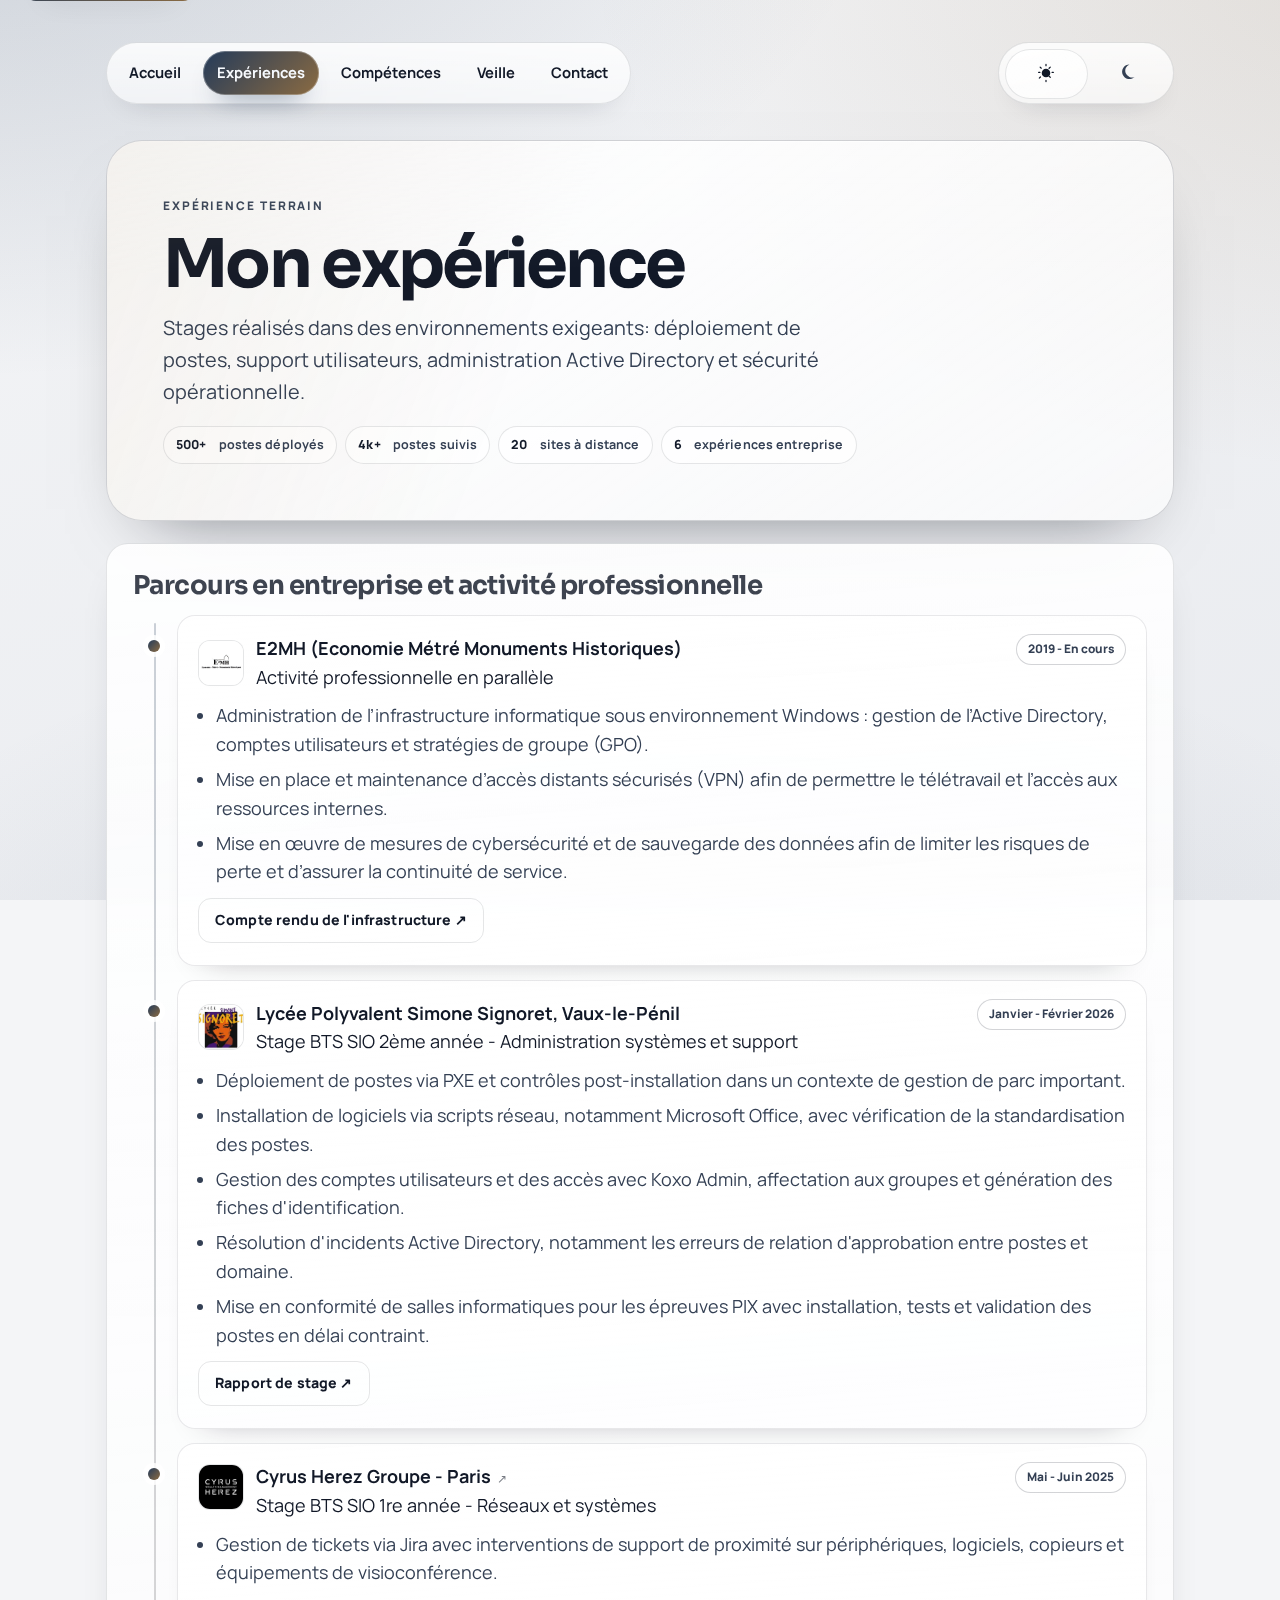
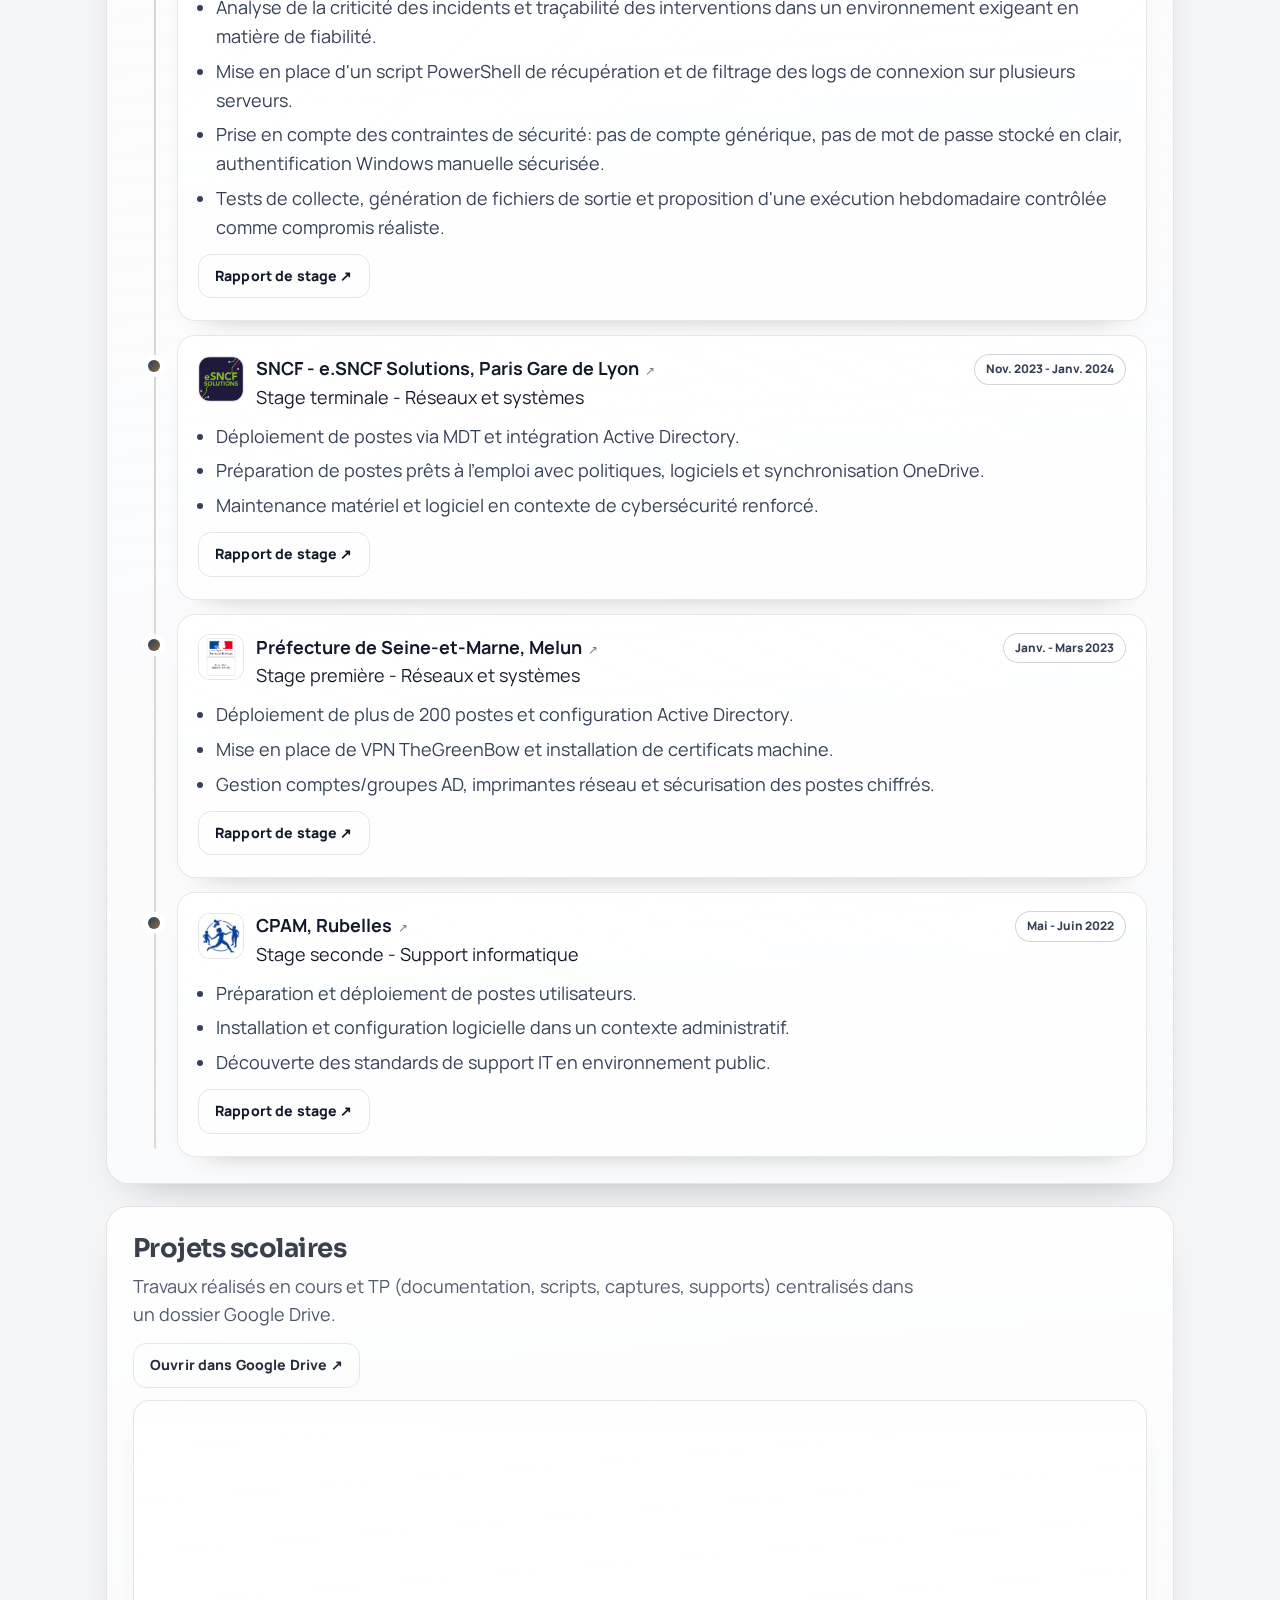
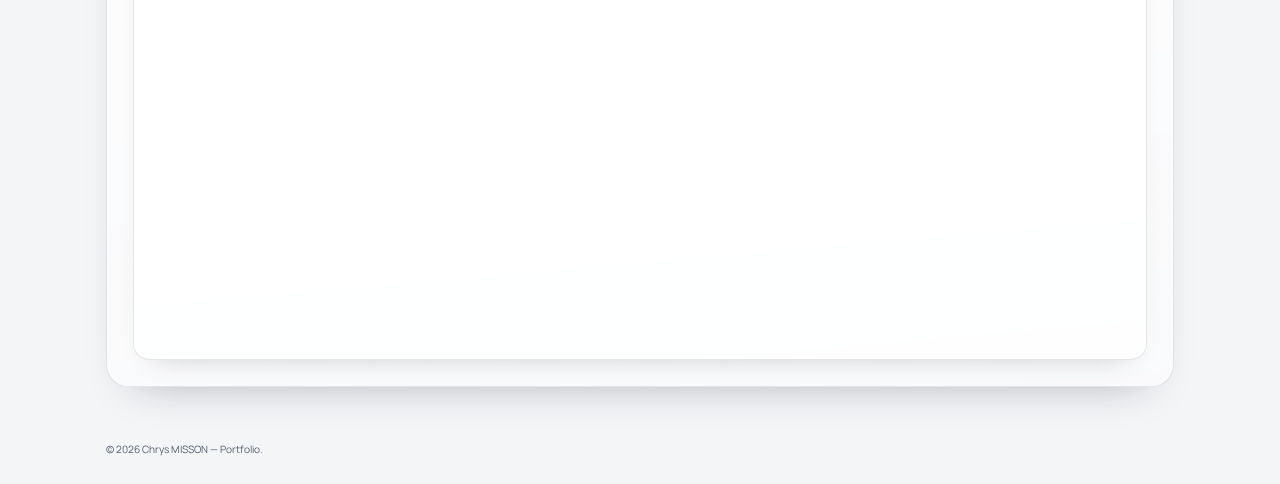
<file: experiences.html>
<!doctype html>
<html lang="fr">
<head>
  <meta charset="utf-8">
  <meta name="viewport" content="width=device-width, initial-scale=1">
  <title>Chrys MISSON — Expériences</title>
  <link rel="stylesheet" href="site.css">
</head>
<body class="exp-page">
  <div class="page-bg"></div> 
  <a class="skip-link" href="#main-content">Aller au contenu</a>

  <nav class="container nav" aria-label="Navigation principale">
    <div class="nav-tabs">
      <a href="index.html" data-page="index.html">Accueil</a>
      <a href="experiences.html" data-page="experiences.html">Expériences</a>
      <a href="competences.html" data-page="competences.html">Compétences</a>
      <a href="veille-technologique.html" data-page="veille-technologique.html">Veille</a>
      <a href="contact.html" data-page="contact.html">Contact</a>
      <span class="nav-indicator" aria-hidden="true"></span>
    </div>
    <div class="nav-spacer"></div>
    <fieldset class="switcher">
      <legend class="switcher__legend">Choisir thème</legend>
      <label class="switcher__option">
        <input class="switcher__input" type="radio" name="theme" value="light" c-option="1" checked />
        <svg class="switcher__icon" viewBox="0 0 36 36" aria-hidden="true"><path fill="var(--c)" d="M18 3a1 1 0 0 1 1 1v2a1 1 0 1 1-2 0V4a1 1 0 0 1 1-1Zm0 26a1 1 0 0 1 1 1v2a1 1 0 1 1-2 0v-2a1 1 0 0 1 1-1ZM5 17a1 1 0 0 1 1-1h2a1 1 0 1 1 0 2H6a1 1 0 0 1-1-1Zm22 0a1 1 0 0 1 1-1h2a1 1 0 1 1 0 2h-2a1 1 0 0 1-1-1ZM7.7 7.7a1 1 0 0 1 1.4 0L11 9.6a1 1 0 0 1-1.4 1.4L7.7 9.1a1 1 0 0 1 0-1.4Zm14.6 14.6a1 1 0 0 1 1.4 0l1.9 1.9a1 1 0 1 1-1.4 1.4l-1.9-1.9a1 1 0 0 1 0-1.4ZM24.3 7.7a1 1 0 0 1 1.4 0 1 1 0 0 1 0 1.4L23.8 11a1 1 0 1 1-1.4-1.4l1.9-1.9ZM9.6 23.8a1 1 0 0 1 0 1.4L7.7 27.1a1 1 0 0 1-1.4-1.4l1.9-1.9a1 1 0 0 1 1.4 0ZM18 11a7 7 0 1 1 0 14a7 7 0 0 1 0-14Z"/></svg>
      </label>
      <label class="switcher__option">
        <input class="switcher__input" type="radio" name="theme" value="dark" c-option="2" />
        <svg class="switcher__icon" viewBox="0 0 36 36" aria-hidden="true"><path fill="var(--c)" d="M22 4a12 12 0 1 0 8.485 20.485A10 10 0 0 1 22 4Z"/></svg>
      </label>
    </fieldset>
  </nav>

  <main class="container exp-main" id="main-content" tabindex="-1">
    <section class="exp-hero">
      <p class="exp-kicker">Expérience terrain</p>
      <h1>Mon expérience</h1>
      <p class="lead">Stages réalisés dans des environnements exigeants: déploiement de postes, support utilisateurs, administration Active Directory et sécurité opérationnelle.</p>
      <div class="chips exp-impact">
        <span class="tag"><strong>500+</strong> postes déployés</span>
        <span class="tag"><strong>4k+</strong> postes suivis</span>
        <span class="tag"><strong>20</strong> sites à distance</span>
        <span class="tag"><strong>6</strong> expériences entreprise</span>
      </div>
    </section>

    <section class="card exp-stage-wrap">
      <h2>Parcours en entreprise et activité professionnelle</h2>
      <div class="exp-timeline">
        <article class="exp-item">
          <header class="split-header">
            <div class="exp-head">
              <img class="logo" src="img/logo e²mh.png" alt="Logo E2MH"></img>
              <div>
                <strong>E2MH (Economie Métré Monuments Historiques)</strong><br>
                <span>Activité professionnelle en parallèle</span>
              </div>
            </div>
            <span class="badge">2019 - En cours</span>
          </header>
          <ul class="clean">
            <li>Administration de l’infrastructure informatique sous environnement Windows : gestion de l’Active Directory, comptes utilisateurs et stratégies de groupe (GPO).</li>
            <li>Mise en place et maintenance d’accès distants sécurisés (VPN) afin de permettre le télétravail et l’accès aux ressources internes.</li>
            <li>Mise en œuvre de mesures de cybersécurité et de sauvegarde des données afin de limiter les risques de perte et d’assurer la continuité de service.</li>
          </ul>
          <div class="cta-row">
            <a class="btn ghost" href="e2mh-infrastructure.html">Compte rendu de l'infrastructure ↗</a>
          </div>
        </article>

        <article class="exp-item">
          <header class="split-header">
            <div class="exp-head">
              <img class="logo" src="img/signoret.png" alt="Lycée Signoret">
              <div>
                <strong>Lycée Polyvalent Simone Signoret, Vaux-le-Pénil</strong><br>
                <span>Stage BTS SIO 2ème année - Administration systèmes et support</span>
              </div>
            </div>
            <span class="badge">Janvier - Février 2026</span>
          </header>
          <ul class="clean">
            <li>Déploiement de postes via PXE et contrôles post-installation dans un contexte de gestion de parc important.</li>
            <li>Installation de logiciels via scripts réseau, notamment Microsoft Office, avec vérification de la standardisation des postes.</li>
            <li>Gestion des comptes utilisateurs et des accès avec Koxo Admin, affectation aux groupes et génération des fiches d'identification.</li>
            <li>Résolution d'incidents Active Directory, notamment les erreurs de relation d'approbation entre postes et domaine.</li>
            <li>Mise en conformité de salles informatiques pour les épreuves PIX avec installation, tests et validation des postes en délai contraint.</li>
          </ul>
          <div class="cta-row">
            <a class="btn ghost" href="rapports/Simone Signoret Rapport de stage.pdf" target="_blank" rel="noopener">Rapport de stage ↗</a>
          </div>
        </article>

        <article class="exp-item">
          <header class="split-header">
            <div class="exp-head">
              <a class="ext" href="https://www.cyrus-herez.fr/" target="_blank" rel="noopener noreferrer"><img class="logo" src="img/cyrus_groupe_logo.jpeg" alt="Cyrus Herez"></a>
              <div>
                <a class="ext" href="https://www.cyrus-herez.fr/" target="_blank" rel="noopener noreferrer"><strong>Cyrus Herez Groupe - Paris</strong><span class="ext-ico">↗</span></a><br>
                <span>Stage BTS SIO 1re année - Réseaux et systèmes</span>
              </div>
            </div>
            <span class="badge">Mai - Juin 2025</span>
          </header>
          <ul class="clean">
            <li>Gestion de tickets via Jira avec interventions de support de proximité sur périphériques, logiciels, copieurs et équipements de visioconférence.</li>
            <li>Analyse de la criticité des incidents et traçabilité des interventions dans un environnement exigeant en matière de fiabilité.</li>
            <li>Mise en place d'un script PowerShell de récupération et de filtrage des logs de connexion sur plusieurs serveurs.</li>
            <li>Prise en compte des contraintes de sécurité: pas de compte générique, pas de mot de passe stocké en clair, authentification Windows manuelle sécurisée.</li>
            <li>Tests de collecte, génération de fichiers de sortie et proposition d'une exécution hebdomadaire contrôlée comme compromis réaliste.</li>
          </ul>
          <div class="cta-row">
            <a class="btn ghost" href="rapports/Cyrus Herez Rapport de stage.pdf" target="_blank" rel="noopener">Rapport de stage ↗</a>
          </div>
        </article>

        <article class="exp-item">
          <header class="split-header">
            <div class="exp-head">
              <a class="ext" href="https://fr.linkedin.com/company/esncf-solutions" target="_blank" rel="noopener noreferrer"><img class="logo" src="img/e.SNCF-Solutions.png" alt="SNCF - e.SNCF Solutions"></a>
              <div>
                <a class="ext" href="https://fr.linkedin.com/company/esncf-solutions" target="_blank" rel="noopener noreferrer"><strong>SNCF - e.SNCF Solutions, Paris Gare de Lyon</strong><span class="ext-ico">↗</span></a><br>
                <span>Stage terminale - Réseaux et systèmes</span>
              </div>
            </div>
            <span class="badge">Nov. 2023 - Janv. 2024</span>
          </header>
          <ul class="clean">
            <li>Déploiement de postes via MDT et intégration Active Directory.</li>
            <li>Préparation de postes prêts à l'emploi avec politiques, logiciels et synchronisation OneDrive.</li>
            <li>Maintenance matériel et logiciel en contexte de cybersécurité renforcé.</li>
          </ul>
          <div class="cta-row">
            <a class="btn ghost" href="rapports/Rapport de stage - 2024 eSNCF Solutions.pdf" target="_blank" rel="noopener">Rapport de stage ↗</a>
          </div>
        </article>

        <article class="exp-item">
          <header class="split-header">
            <div class="exp-head">
              <a class="ext" href="https://www.seine-et-marne.gouv.fr/" target="_blank" rel="noopener noreferrer"><img class="logo" src="img/prefecture_de_seine_et_marne.jpg" alt="Préfecture de Seine-et-Marne"></a>
              <div>
                <a class="ext" href="https://www.seine-et-marne.gouv.fr/" target="_blank" rel="noopener noreferrer"><strong>Préfecture de Seine-et-Marne, Melun</strong><span class="ext-ico">↗</span></a><br>
                <span>Stage première - Réseaux et systèmes</span>
              </div>
            </div>
            <span class="badge">Janv. - Mars 2023</span>
          </header>
          <ul class="clean">
            <li>Déploiement de plus de 200 postes et configuration Active Directory.</li>
            <li>Mise en place de VPN TheGreenBow et installation de certificats machine.</li>
            <li>Gestion comptes/groupes AD, imprimantes réseau et sécurisation des postes chiffrés.</li>
          </ul>
          <div class="cta-row">
            <a class="btn ghost" href="rapports/Rapport de stage - Préfecture de Seine-et-Marne, Melun.pdf" target="_blank" rel="noopener">Rapport de stage ↗</a>
          </div>
        </article>

        <article class="exp-item">
          <header class="split-header">
            <div class="exp-head">
              <a class="ext" href="https://lannuaire.service-public.fr/ile-de-france/seine-et-marne/36e4cdd3-3eb3-4bca-9258-9ae7d2fa0018" target="_blank" rel="noopener noreferrer"><img class="logo" src="img/assurance_maladie_logo.jpeg" alt="Caisse Primaire d'Assurance Maladie"></a>
              <div>
                <a class="ext" href="https://lannuaire.service-public.fr/ile-de-france/seine-et-marne/36e4cdd3-3eb3-4bca-9258-9ae7d2fa0018" target="_blank" rel="noopener noreferrer"><strong>CPAM, Rubelles</strong><span class="ext-ico">↗</span></a><br>
                <span>Stage seconde - Support informatique</span>
              </div>
            </div>
            <span class="badge">Mai - Juin 2022</span>
          </header>
          <ul class="clean">
            <li>Préparation et déploiement de postes utilisateurs.</li>
            <li>Installation et configuration logicielle dans un contexte administratif.</li>
            <li>Découverte des standards de support IT en environnement public.</li>
          </ul>
          <div class="cta-row">
            <a class="btn ghost" href="https://drive.google.com/drive/folders/1odEBcoY9fD2pdJaJ2104674oFC1MOny1" target="_blank" rel="noopener">Rapport de stage ↗</a>
          </div>
        </article>
      </div>
    </section>

    <section class="card school-projects exp-school">
      <header class="split-header">
        <div>
          <h2>Projets scolaires</h2>
          <p class="lead">Travaux réalisés en cours et TP (documentation, scripts, captures, supports) centralisés dans un dossier Google Drive.</p>
        </div>
        <a class="btn ghost" href="https://drive.google.com/drive/folders/1odEBcoY9fD2pdJaJ2104674oFC1MOny1" target="_blank" rel="noopener">Ouvrir dans Google Drive ↗</a>
      </header>
      <div class="drive-embed">
        <iframe title="Dossier Google Drive des projets scolaires" src="https://drive.google.com/embeddedfolderview?id=1odEBcoY9fD2pdJaJ2104674oFC1MOny1#grid"></iframe>
      </div>
    </section>

  </main>

  <footer class="container"><small>© <span id="year"></span> Chrys MISSON — Portfolio.</small></footer>
  <script src="script.js"></script>
</body>
</html>
</file>
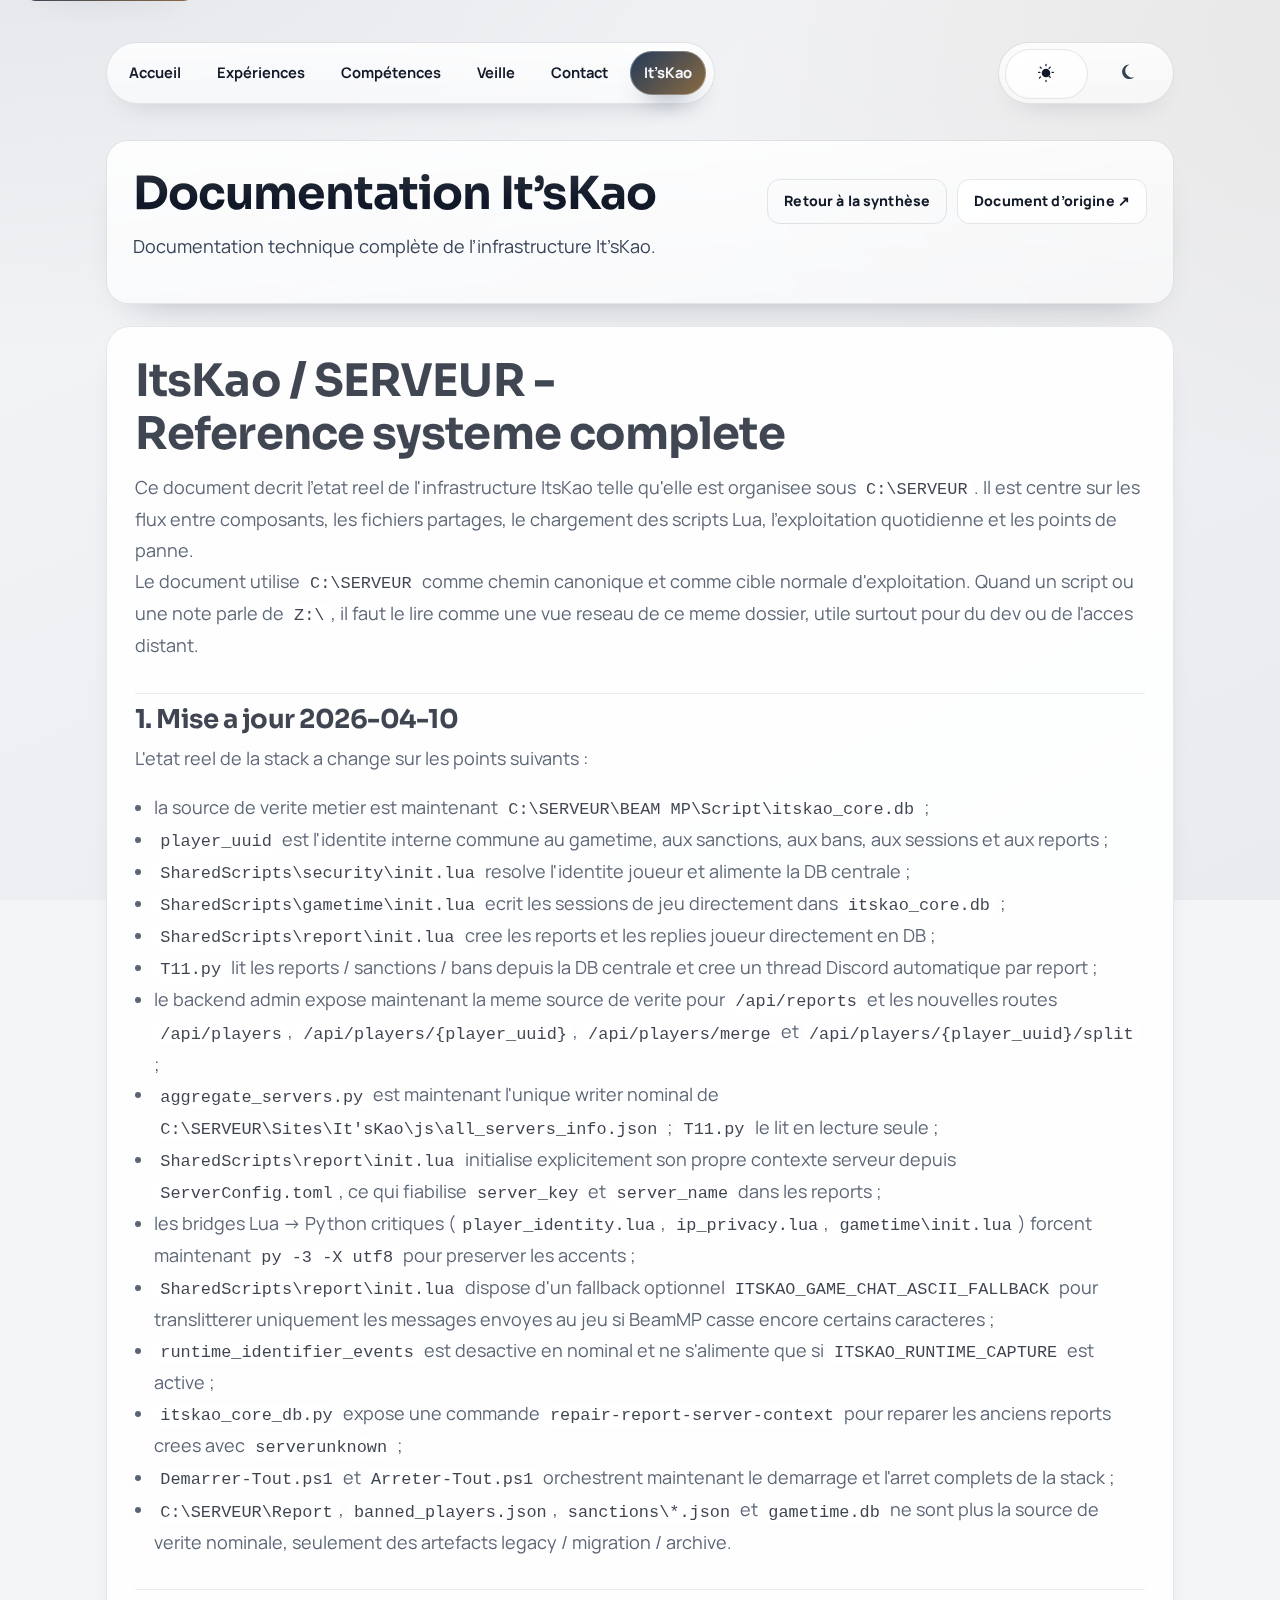
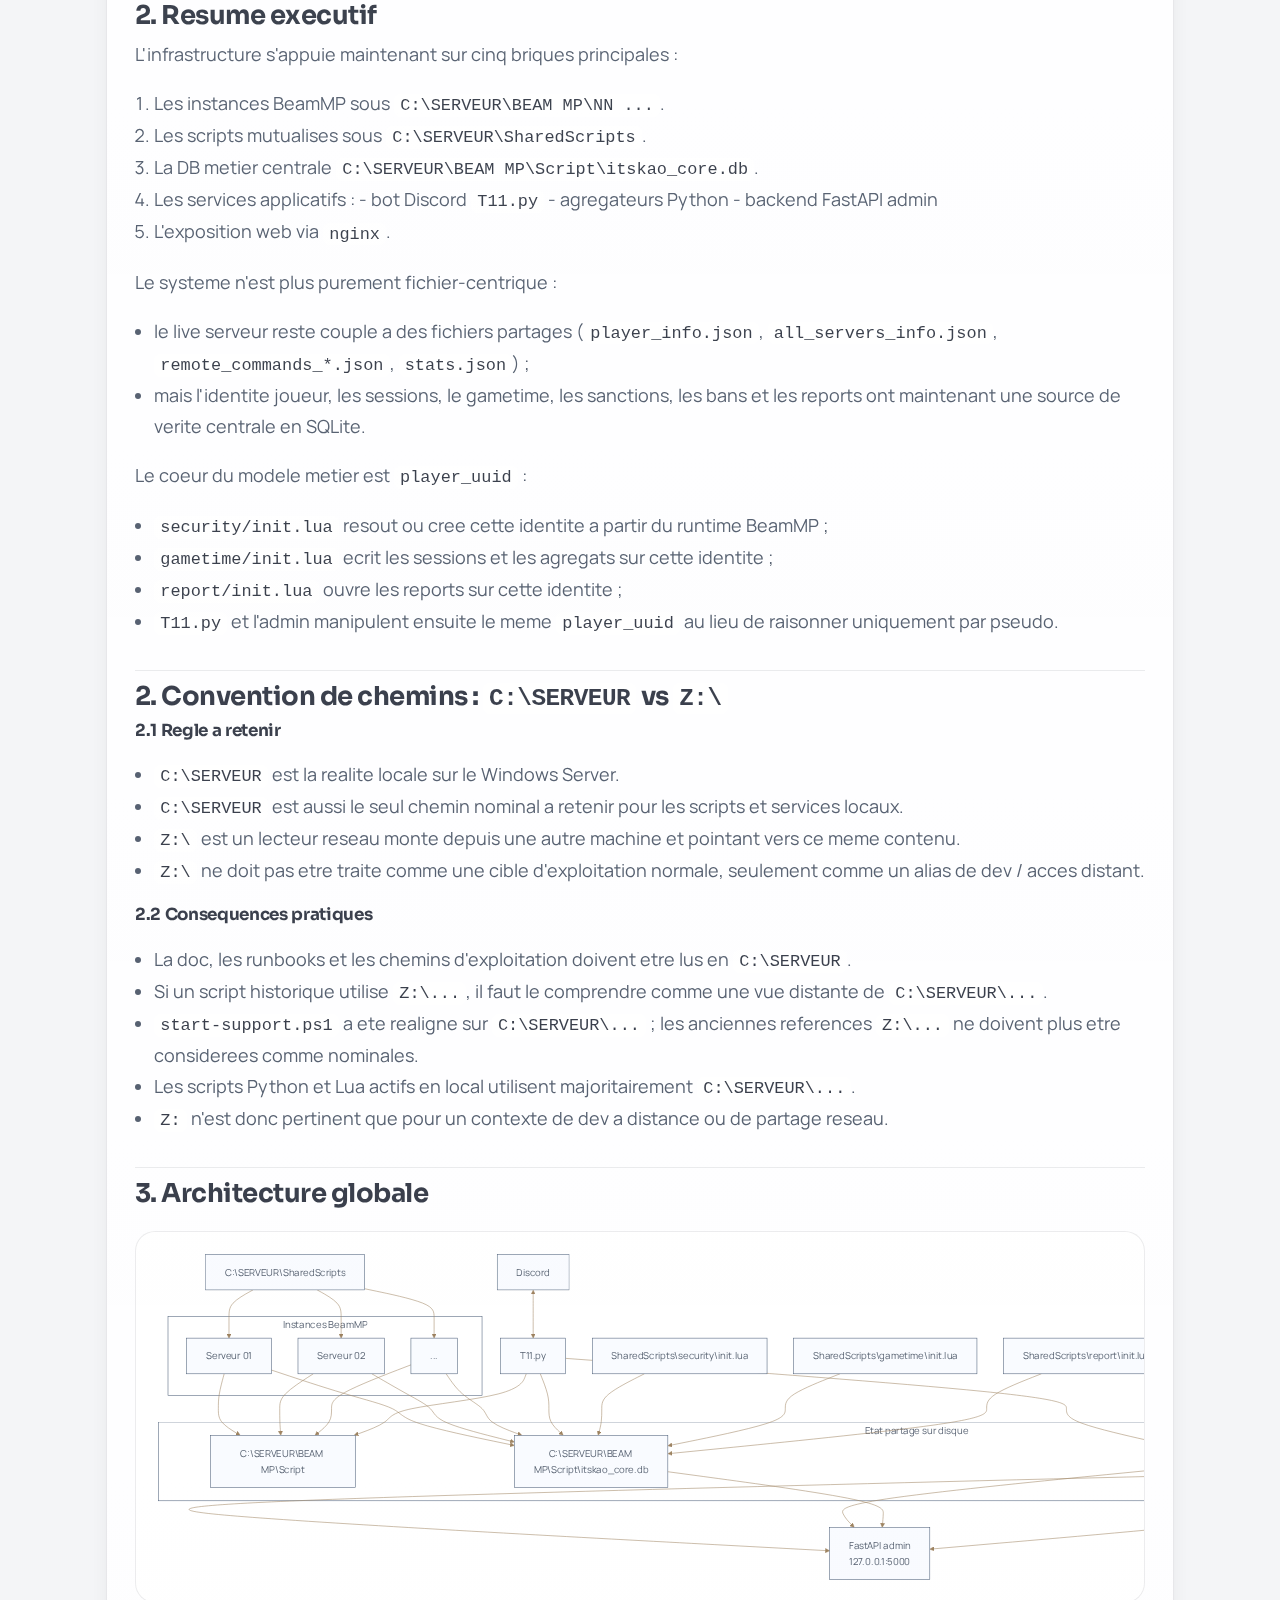
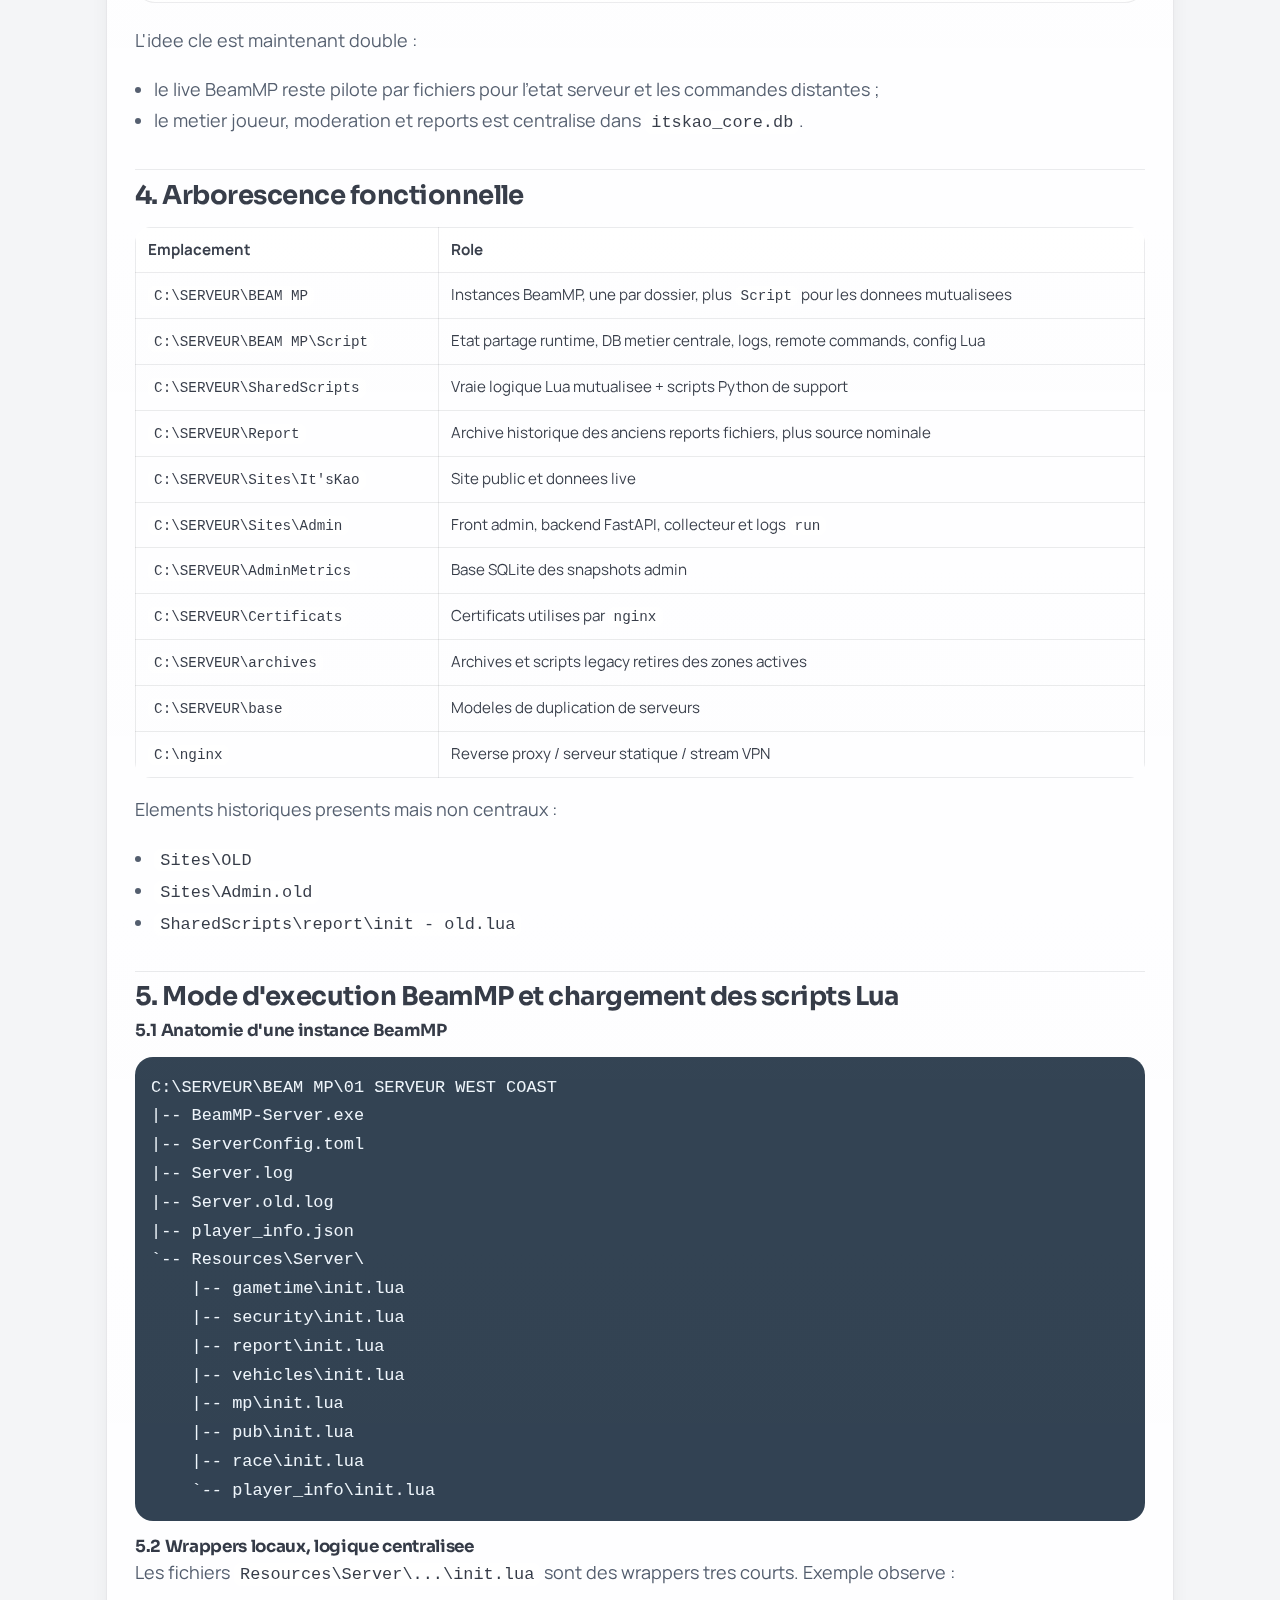
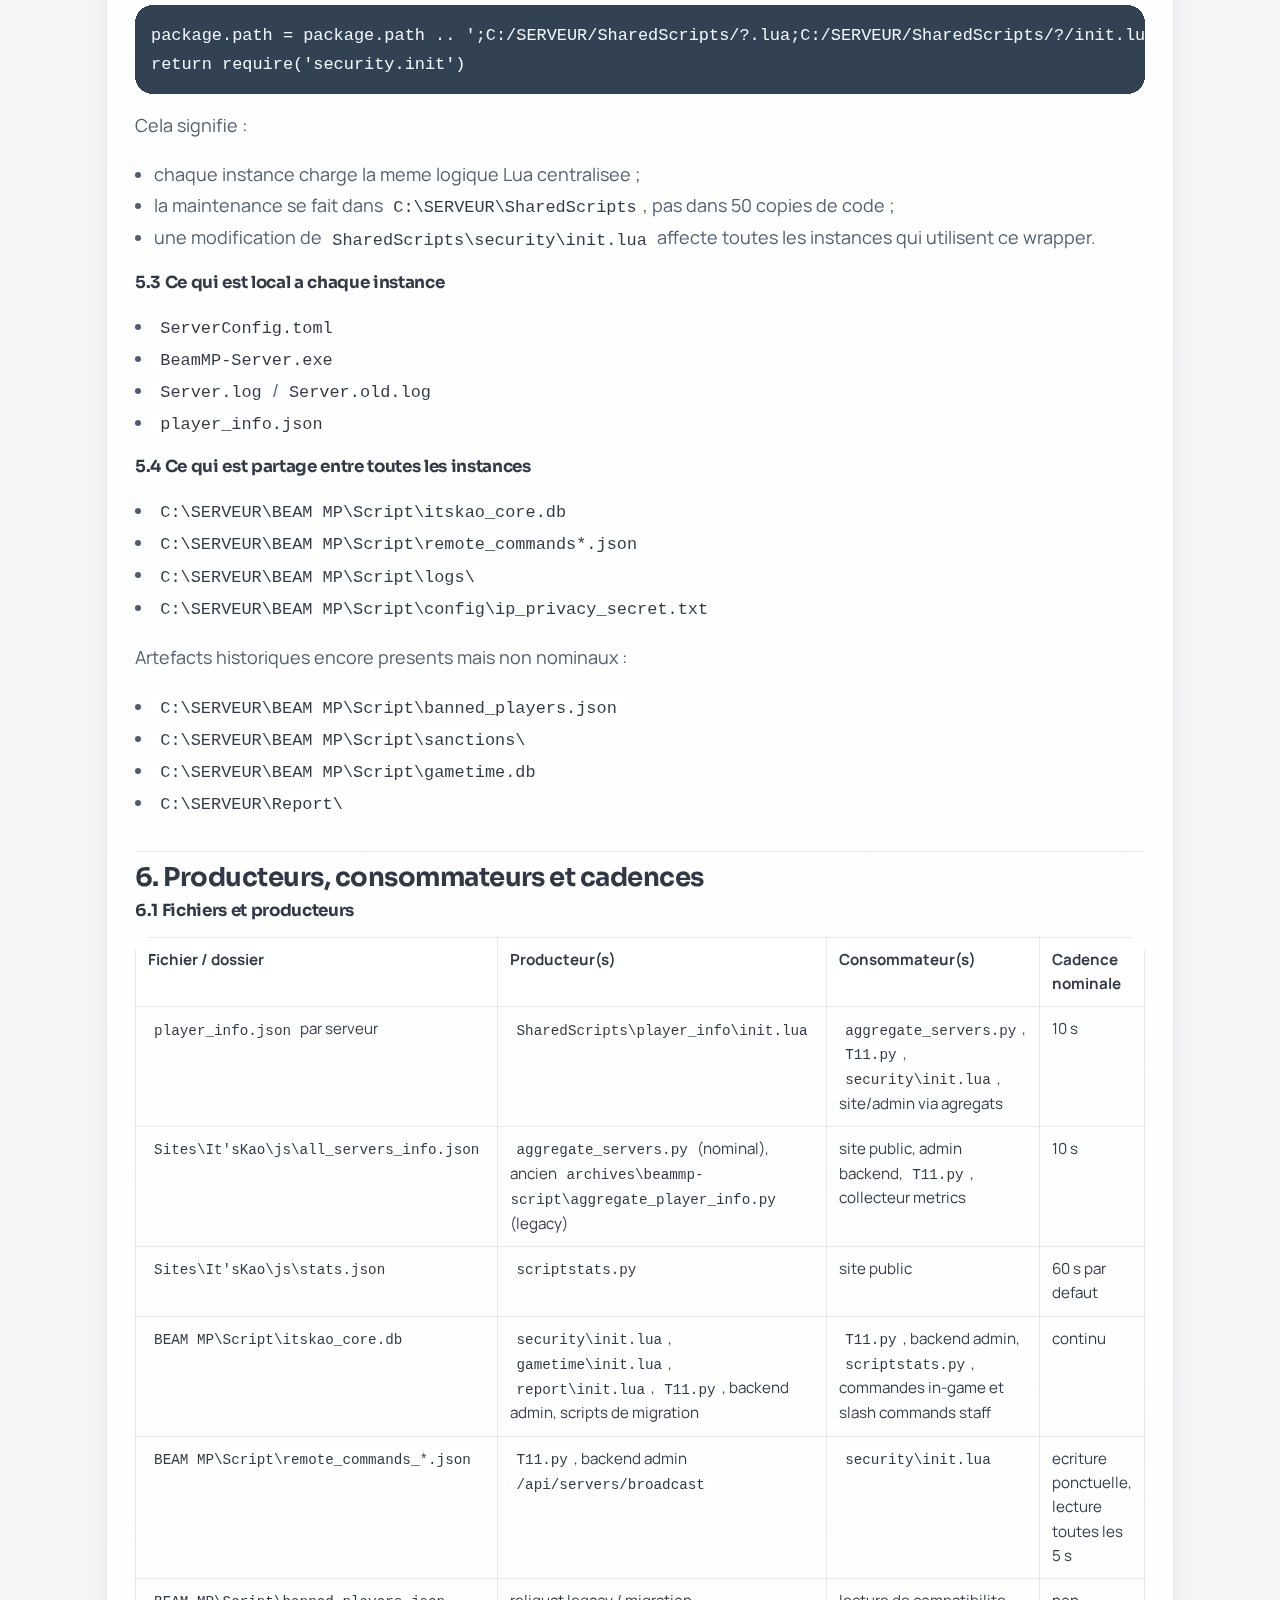
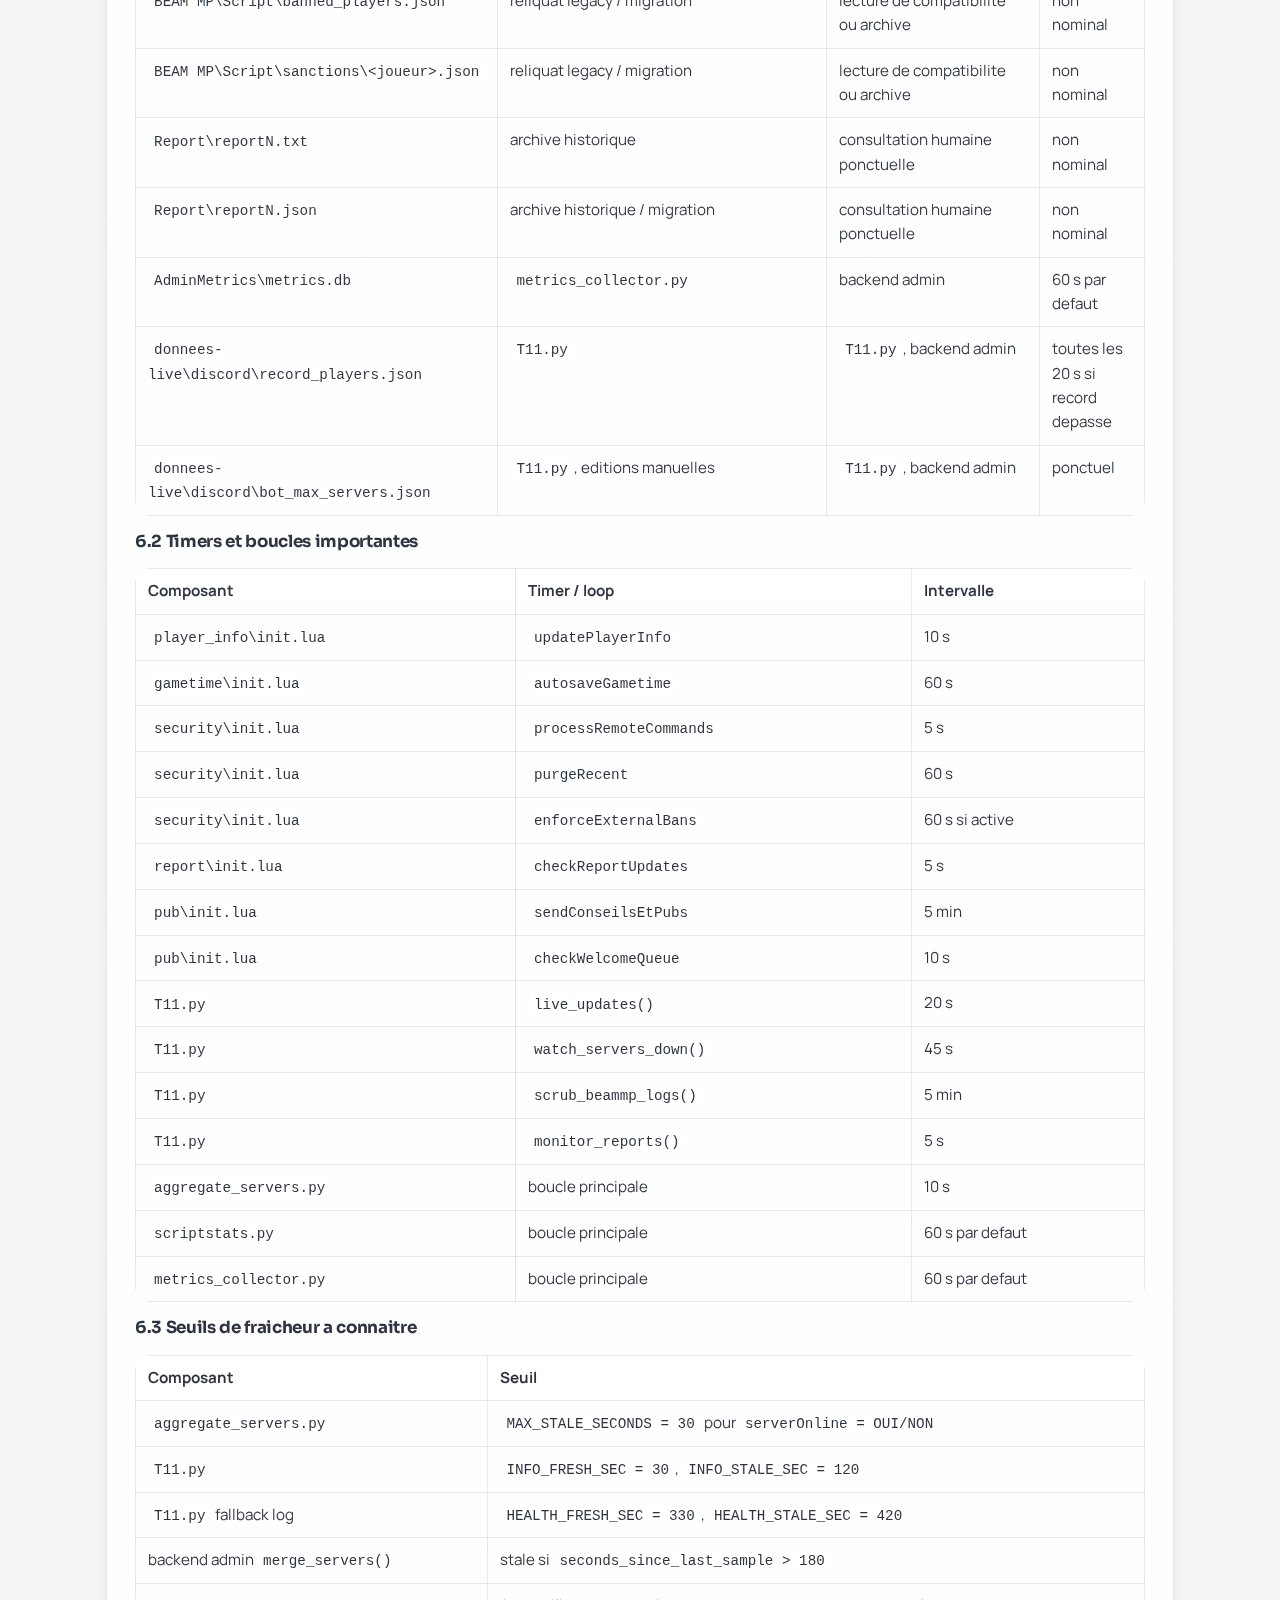
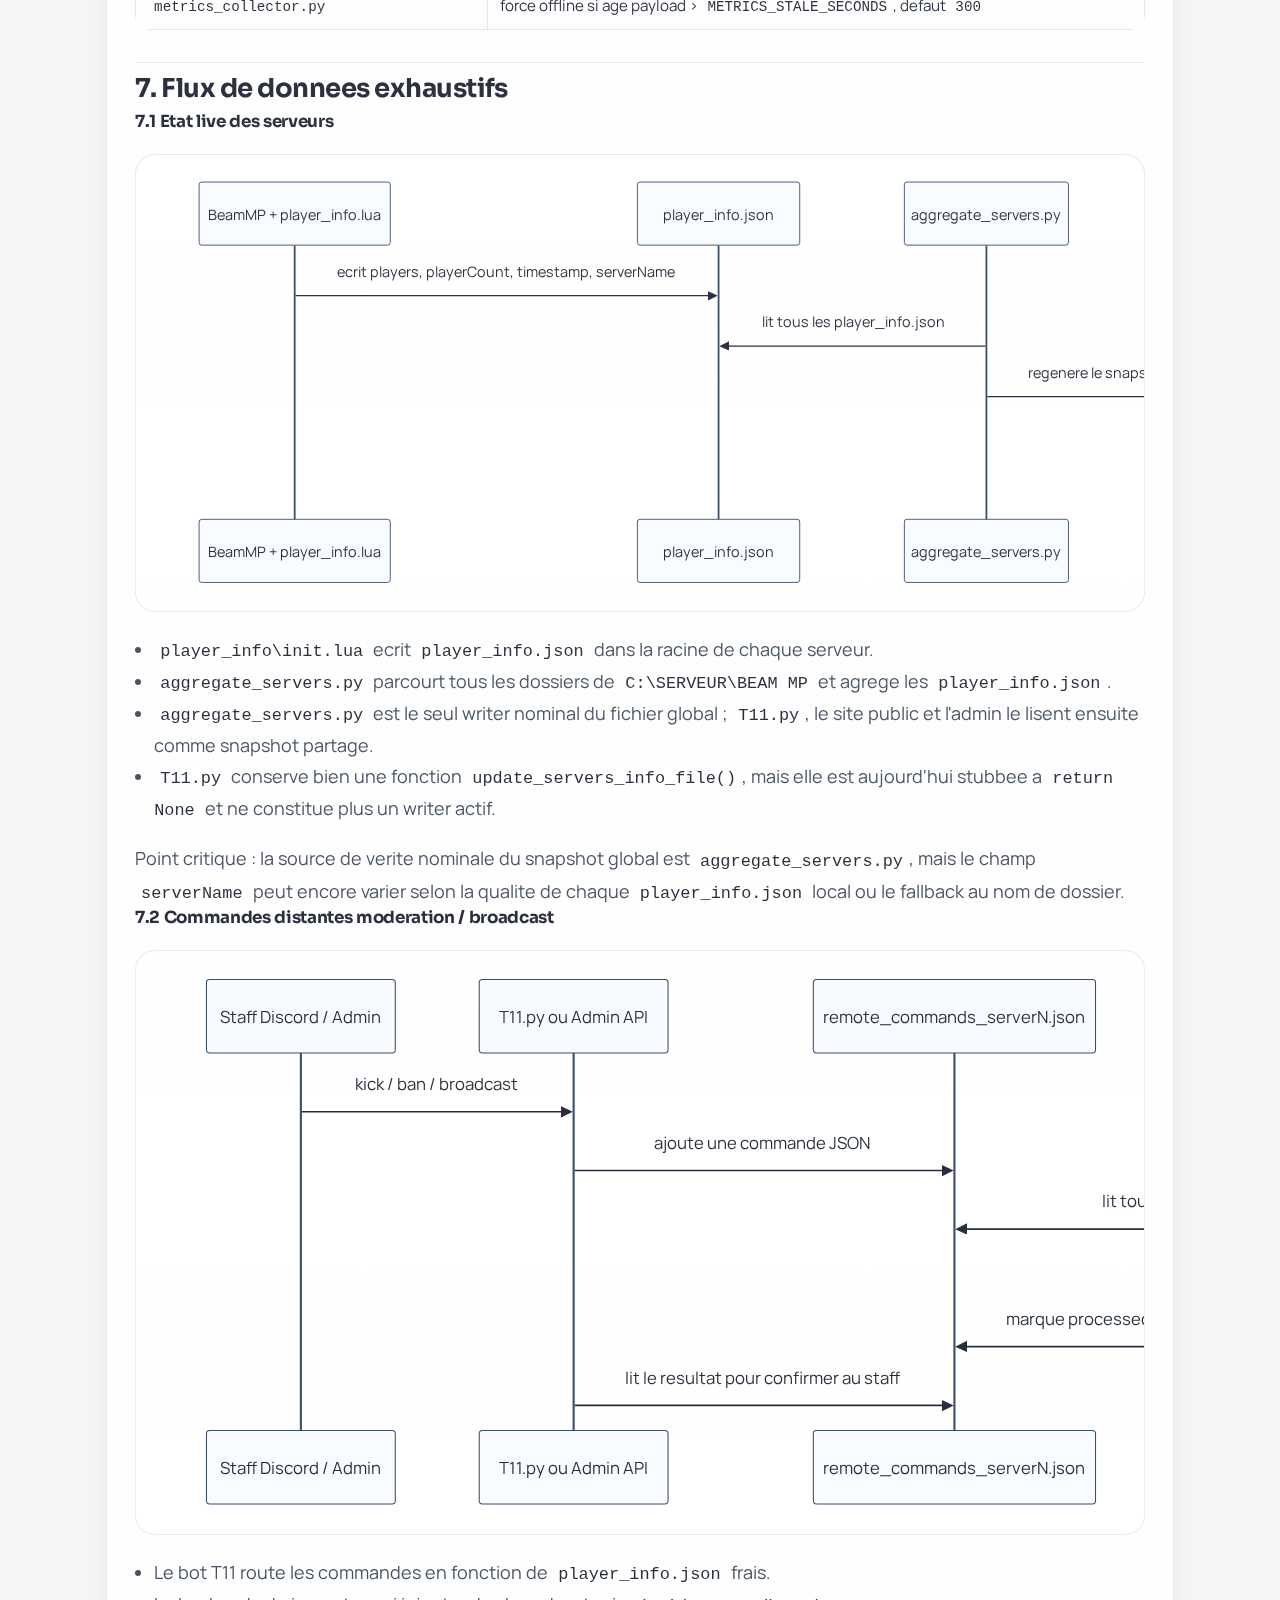
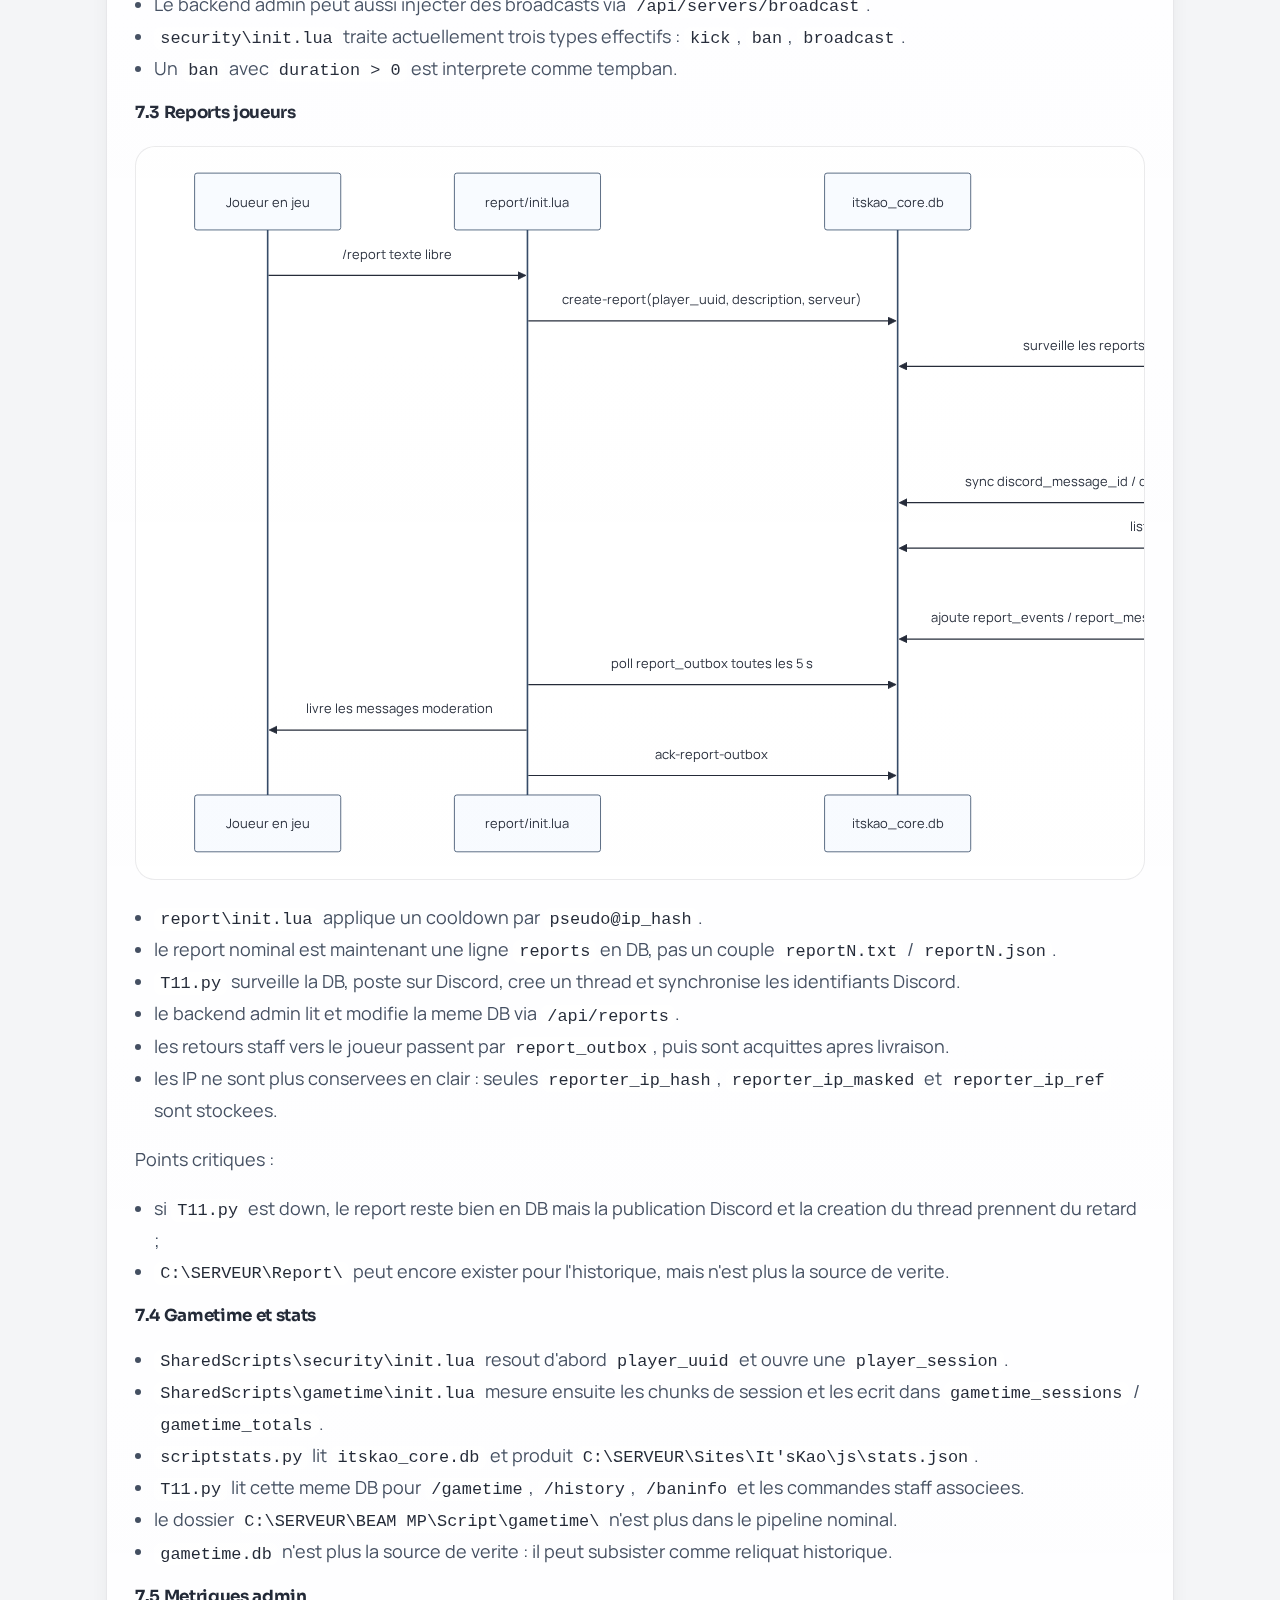
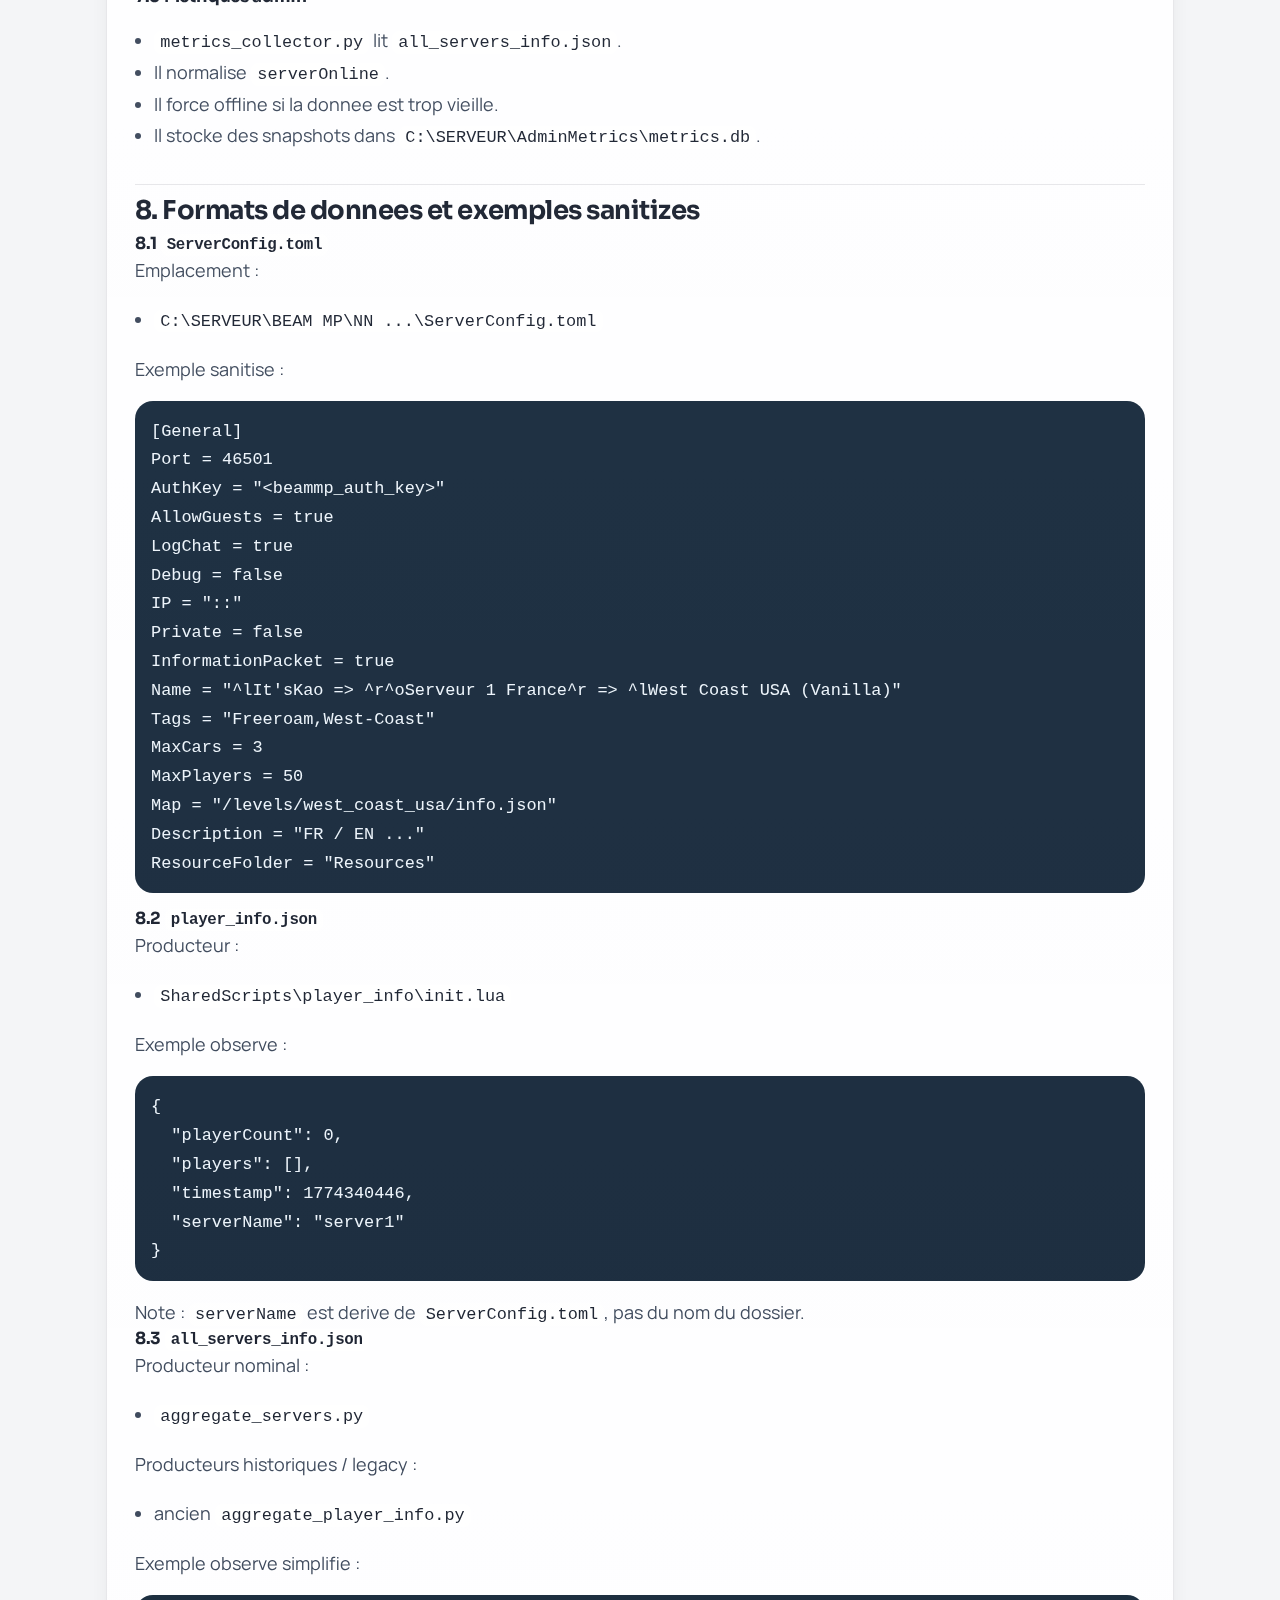
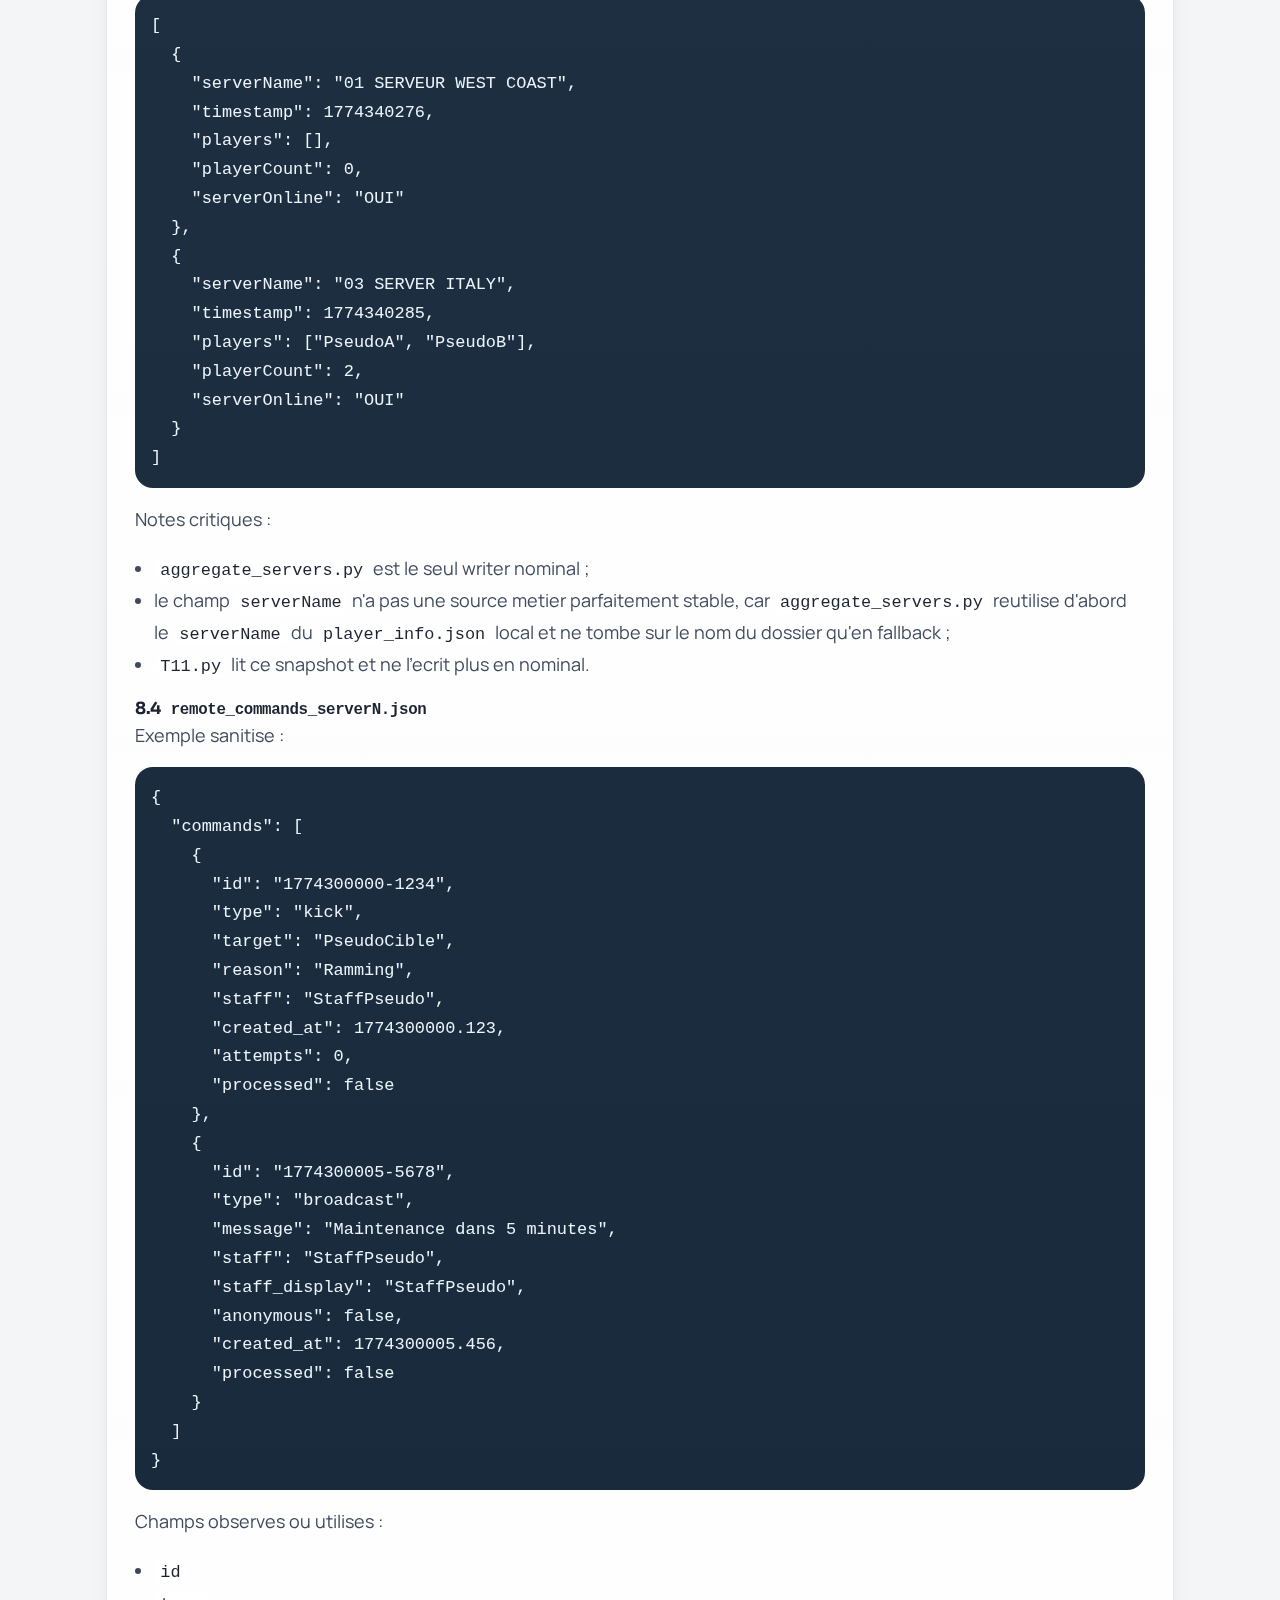
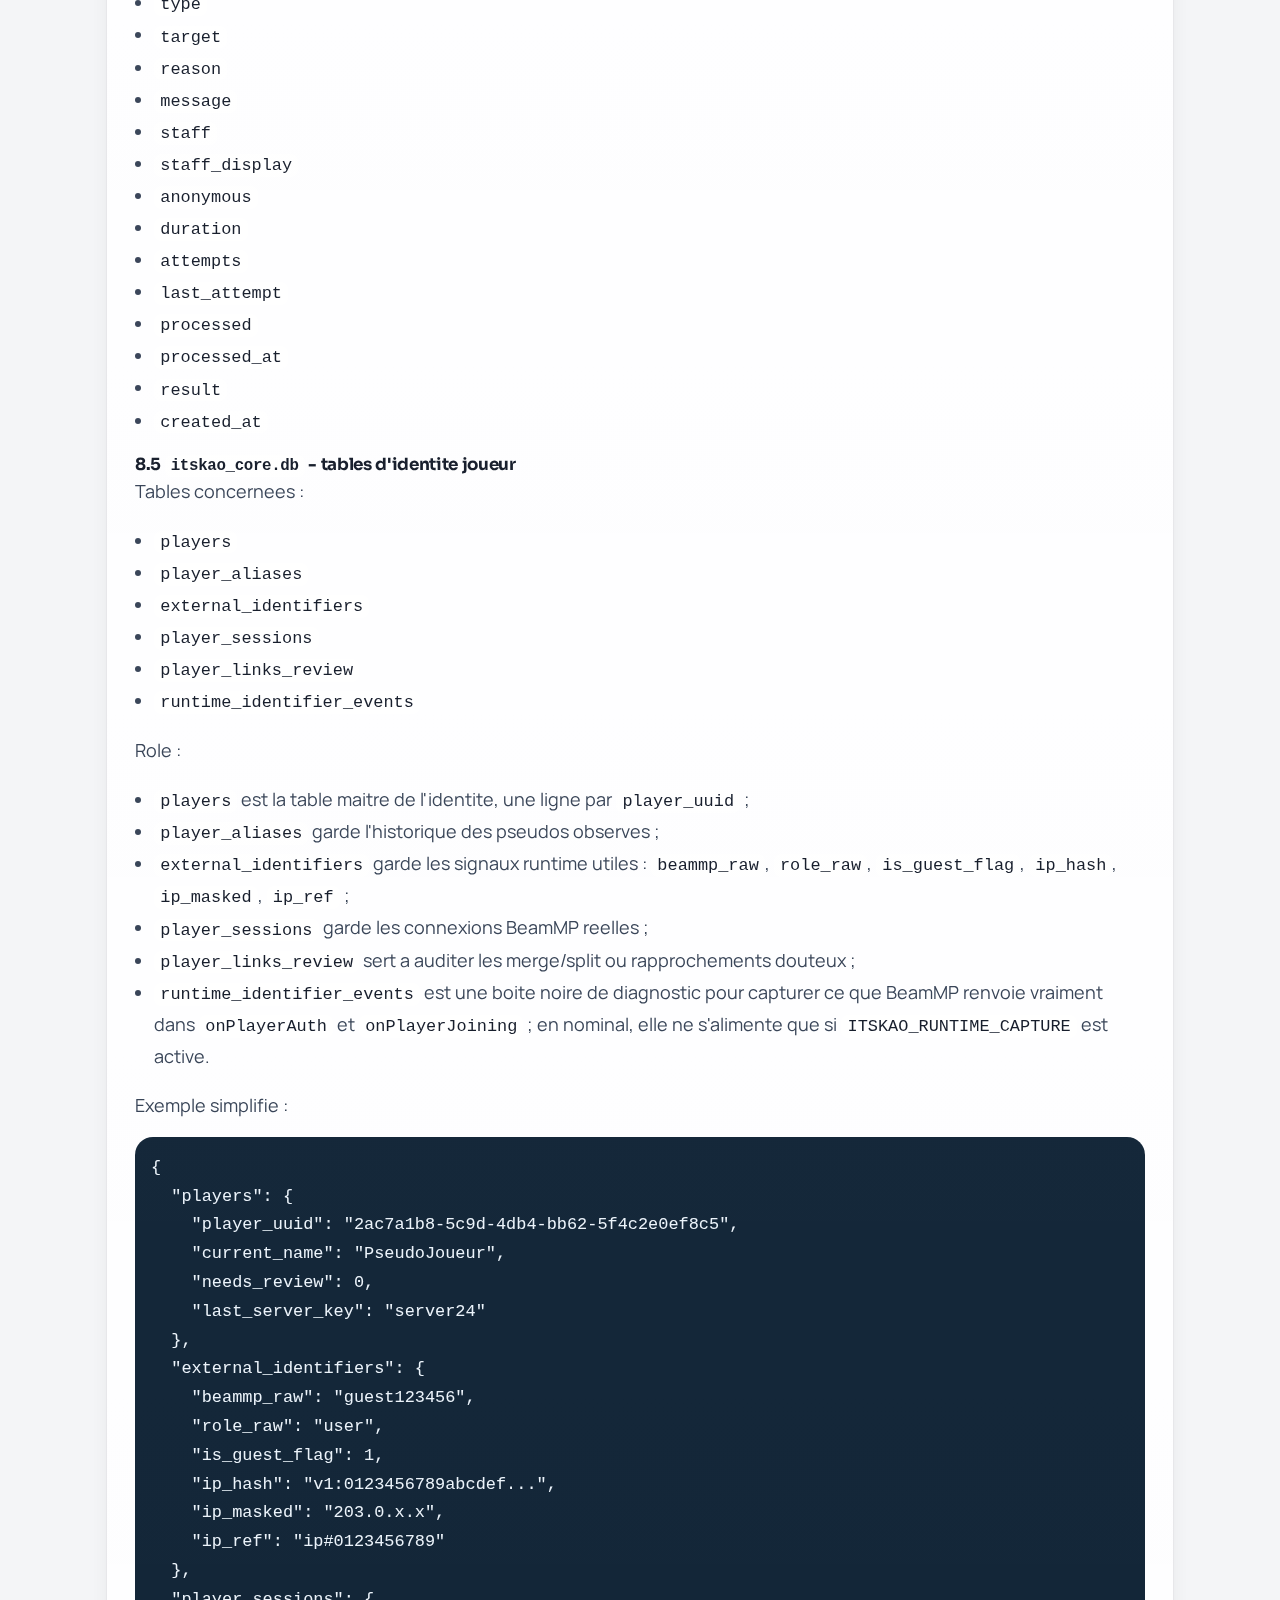
<file: itskao-systeme-doc.html>
<!doctype html>
<html lang="fr">
<head>
  <meta charset="utf-8">
  <meta name="viewport" content="width=device-width, initial-scale=1">
  <title>Chrys MISSON — Documentation It’sKao</title>
  <link rel="stylesheet" href="site.css">
  <style>
    .doc-shell {
      display: grid;
      gap: 22px;
    }

    .doc-shell > .card {
      margin-top: 0;
    }

    .doc-frame {
      padding: 28px;
      border-radius: 24px;
      border: 1px solid color-mix(in srgb, var(--border) 90%, transparent);
      background: color-mix(in srgb, var(--surface-strong) 94%, transparent);
      box-shadow: 0 16px 36px -28px color-mix(in srgb, var(--c-dark) 45%, transparent);
      overflow: hidden;
    }

    .doc-content > :first-child {
      margin-top: 0;
    }

    .doc-content h1,
    .doc-content h2,
    .doc-content h3 {
      color: var(--text-1);
    }

    .doc-content h1 {
      font-size: clamp(1.95rem, 4vw, 2.8rem);
    }

    .doc-content h2 {
      margin-top: 2rem;
      padding-top: 0.6rem;
      border-top: 1px solid color-mix(in srgb, var(--border) 92%, transparent);
    }

    .doc-content p,
    .doc-content li {
      color: var(--text-2);
      line-height: 1.72;
    }

    .doc-content ul,
    .doc-content ol {
      padding-left: 1.2rem;
    }

    .doc-content table {
      width: 100%;
      border-collapse: collapse;
      margin: 1rem 0;
      font-size: 0.95rem;
      overflow: hidden;
      border-radius: 16px;
    }

    .doc-content th,
    .doc-content td {
      padding: 10px 12px;
      border: 1px solid color-mix(in srgb, var(--border) 92%, transparent);
      text-align: left;
      vertical-align: top;
    }

    .doc-content th {
      background: color-mix(in srgb, var(--surface) 82%, transparent);
      color: var(--text-1);
    }

    .doc-content pre {
      margin: 1rem 0;
      padding: 16px;
      border-radius: 18px;
      background: #0f2235;
      color: #ecf4fb;
      overflow-x: auto;
    }

    .doc-content code {
      font-family: ui-monospace, SFMono-Regular, Menlo, Consolas, monospace;
      font-size: 0.94em;
    }

    .doc-content :not(pre) > code {
      padding: 0.12rem 0.38rem;
      border-radius: 8px;
      background: color-mix(in srgb, var(--surface) 82%, transparent);
      color: var(--text-1);
    }

    .doc-content blockquote {
      margin: 1rem 0;
      padding: 0.9rem 1rem;
      border-left: 4px solid color-mix(in srgb, var(--brand) 60%, transparent);
      background: color-mix(in srgb, var(--surface) 72%, transparent);
      color: var(--text-2);
    }

    .doc-content hr {
      border: 0;
      height: 1px;
      background: color-mix(in srgb, var(--border) 92%, transparent);
      margin: 1.4rem 0;
    }

    .doc-content a {
      color: var(--brand);
      text-underline-offset: 0.16em;
    }

    .mermaid-shell {
      margin: 1.4rem 0;
      padding: 18px;
      border-radius: 20px;
      border: 1px solid color-mix(in srgb, var(--border) 88%, transparent);
      background: color-mix(in srgb, var(--surface) 82%, transparent);
      overflow-x: auto;
    }

    .mermaid {
      display: block;
      min-width: 1600px;
      width: 100%;
    }

    .mermaid svg {
      display: block;
      width: max(100%, 1600px) !important;
      min-width: 1600px !important;
      height: auto;
      max-width: none !important;
      background: transparent !important;
    }

    .mermaid-shell--flowchart .mermaid,
    .mermaid-shell--flowchart .mermaid svg {
      min-width: 1900px !important;
    }

    .mermaid-shell--sequence .mermaid,
    .mermaid-shell--sequence .mermaid svg {
      min-width: 1700px !important;
    }

    @media (max-width: 720px) {
      .doc-frame {
        padding: 20px;
      }

      .mermaid,
      .mermaid svg,
      .mermaid-shell--flowchart .mermaid,
      .mermaid-shell--flowchart .mermaid svg,
      .mermaid-shell--sequence .mermaid,
      .mermaid-shell--sequence .mermaid svg {
        min-width: 1100px !important;
      }
    }
  </style>
</head>
<body>
  <div class="page-bg"></div>
  <a class="skip-link" href="#main-content">Aller au contenu</a>

  <nav class="container nav" aria-label="Navigation principale">
    <div class="nav-tabs">
      <a href="index.html" data-page="index.html">Accueil</a>
      <a href="experiences.html" data-page="experiences.html">Expériences</a>
      <a href="competences.html" data-page="competences.html">Compétences</a>
      <a href="veille-technologique.html" data-page="veille-technologique.html">Veille</a>
      <a href="contact.html" data-page="contact.html">Contact</a>
      <a href="itskao-systeme.html" data-page="itskao-systeme.html" data-aliases="itskao-systeme-doc.html">It’sKao</a>
      <span class="nav-indicator" aria-hidden="true"></span>
    </div>
    <div class="nav-spacer"></div>
    <fieldset class="switcher">
      <legend class="switcher__legend">Choisir thème</legend>
      <label class="switcher__option">
        <input class="switcher__input" type="radio" name="theme" value="light" c-option="1" checked />
        <svg class="switcher__icon" viewBox="0 0 36 36" aria-hidden="true"><path fill="var(--c)" d="M18 3a1 1 0 0 1 1 1v2a1 1 0 1 1-2 0V4a1 1 0 0 1 1-1Zm0 26a1 1 0 0 1 1 1v2a1 1 0 1 1-2 0v-2a1 1 0 0 1 1-1ZM5 17a1 1 0 0 1 1-1h2a1 1 0 1 1 0 2H6a1 1 0 0 1-1-1Zm22 0a1 1 0 0 1 1-1h2a1 1 0 1 1 0 2h-2a1 1 0 0 1-1-1ZM7.7 7.7a1 1 0 0 1 1.4 0L11 9.6a1 1 0 0 1-1.4 1.4L7.7 9.1a1 1 0 0 1 0-1.4Zm14.6 14.6a1 1 0 0 1 1.4 0l1.9 1.9a1 1 0 1 1-1.4 1.4l-1.9-1.9a1 1 0 0 1 0-1.4ZM24.3 7.7a1 1 0 0 1 1.4 0 1 1 0 0 1 0 1.4L23.8 11a1 1 0 1 1-1.4-1.4l1.9-1.9ZM9.6 23.8a1 1 0 0 1 0 1.4L7.7 27.1a1 1 0 0 1-1.4-1.4l1.9-1.9a1 1 0 0 1 1.4 0ZM18 11a7 7 0 1 1 0 14a7 7 0 0 1 0-14Z"/></svg>
      </label>
      <label class="switcher__option">
        <input class="switcher__input" type="radio" name="theme" value="dark" c-option="2" />
        <svg class="switcher__icon" viewBox="0 0 36 36" aria-hidden="true"><path fill="var(--c)" d="M22 4a12 12 0 1 0 8.485 20.485A10 10 0 0 1 22 4Z"/></svg>
      </label>
    </fieldset>
  </nav>

  <main class="container doc-shell" id="main-content" tabindex="-1">
    <section class="card">
      <header class="split-header">
        <div>
          <h1>Documentation It’sKao</h1>
          <p class="lead">Documentation technique complète de l’infrastructure It’sKao.</p>
        </div>
        <div class="cta-row">
          <a class="btn ghost" href="itskao-systeme.html">Retour à la synthèse</a>
          <a class="btn" href="documents/docs/itskao-systeme.md" target="_blank" rel="noopener">Document d’origine ↗</a>
        </div>
      </header>
    </section>

    <section class="card doc-frame">
      <div class="doc-content">
<h1>ItsKao / SERVEUR - Reference systeme complete</h1>
<p>Ce document decrit l'etat reel de l'infrastructure ItsKao telle qu'elle est organisee sous <code>C:\SERVEUR</code>. Il est centre sur les flux entre composants, les fichiers partages, le chargement des scripts Lua, l'exploitation quotidienne et les points de panne.</p>
<p>Le document utilise <code>C:\SERVEUR</code> comme chemin canonique et comme cible normale d'exploitation. Quand un script ou une note parle de <code>Z:\</code>, il faut le lire comme une vue reseau de ce meme dossier, utile surtout pour du dev ou de l'acces distant.</p>
<h2>1. Mise a jour 2026-04-10</h2>
<p>L'etat reel de la stack a change sur les points suivants :</p>
<ul>
<li>la source de verite metier est maintenant <code>C:\SERVEUR\BEAM MP\Script\itskao_core.db</code> ;</li>
<li><code>player_uuid</code> est l'identite interne commune au gametime, aux sanctions, aux bans, aux sessions et aux reports ;</li>
<li><code>SharedScripts\security\init.lua</code> resolve l'identite joueur et alimente la DB centrale ;</li>
<li><code>SharedScripts\gametime\init.lua</code> ecrit les sessions de jeu directement dans <code>itskao_core.db</code> ;</li>
<li><code>SharedScripts\report\init.lua</code> cree les reports et les replies joueur directement en DB ;</li>
<li><code>T11.py</code> lit les reports / sanctions / bans depuis la DB centrale et cree un thread Discord automatique par report ;</li>
<li>le backend admin expose maintenant la meme source de verite pour <code>/api/reports</code> et les nouvelles routes <code>/api/players</code>, <code>/api/players/{player_uuid}</code>, <code>/api/players/merge</code> et <code>/api/players/{player_uuid}/split</code> ;</li>
<li><code>aggregate_servers.py</code> est maintenant l'unique writer nominal de <code>C:\SERVEUR\Sites\It'sKao\js\all_servers_info.json</code> ; <code>T11.py</code> le lit en lecture seule ;</li>
<li><code>SharedScripts\report\init.lua</code> initialise explicitement son propre contexte serveur depuis <code>ServerConfig.toml</code>, ce qui fiabilise <code>server_key</code> et <code>server_name</code> dans les reports ;</li>
<li>les bridges Lua -&gt; Python critiques (<code>player_identity.lua</code>, <code>ip_privacy.lua</code>, <code>gametime\init.lua</code>) forcent maintenant <code>py -3 -X utf8</code> pour preserver les accents ;</li>
<li><code>SharedScripts\report\init.lua</code> dispose d'un fallback optionnel <code>ITSKAO_GAME_CHAT_ASCII_FALLBACK</code> pour translitterer uniquement les messages envoyes au jeu si BeamMP casse encore certains caracteres ;</li>
<li><code>runtime_identifier_events</code> est desactive en nominal et ne s'alimente que si <code>ITSKAO_RUNTIME_CAPTURE</code> est active ;</li>
<li><code>itskao_core_db.py</code> expose une commande <code>repair-report-server-context</code> pour reparer les anciens reports crees avec <code>serverunknown</code> ;</li>
<li><code>Demarrer-Tout.ps1</code> et <code>Arreter-Tout.ps1</code> orchestrent maintenant le demarrage et l'arret complets de la stack ;</li>
<li><code>C:\SERVEUR\Report</code>, <code>banned_players.json</code>, <code>sanctions\*.json</code> et <code>gametime.db</code> ne sont plus la source de verite nominale, seulement des artefacts legacy / migration / archive.</li>
</ul>
<h2>2. Resume executif</h2>
<p>L'infrastructure s'appuie maintenant sur cinq briques principales :</p>
<ol>
<li>Les instances BeamMP sous <code>C:\SERVEUR\BEAM MP\NN ...</code>.</li>
<li>Les scripts mutualises sous <code>C:\SERVEUR\SharedScripts</code>.</li>
<li>La DB metier centrale <code>C:\SERVEUR\BEAM MP\Script\itskao_core.db</code>.</li>
<li>Les services applicatifs :
   - bot Discord <code>T11.py</code>
   - agregateurs Python
   - backend FastAPI admin</li>
<li>L'exposition web via <code>nginx</code>.</li>
</ol>
<p>Le systeme n'est plus purement fichier-centrique :</p>
<ul>
<li>le live serveur reste couple a des fichiers partages (<code>player_info.json</code>, <code>all_servers_info.json</code>, <code>remote_commands_*.json</code>, <code>stats.json</code>) ;</li>
<li>mais l'identite joueur, les sessions, le gametime, les sanctions, les bans et les reports ont maintenant une source de verite centrale en SQLite.</li>
</ul>
<p>Le coeur du modele metier est <code>player_uuid</code> :</p>
<ul>
<li><code>security/init.lua</code> resout ou cree cette identite a partir du runtime BeamMP ;</li>
<li><code>gametime/init.lua</code> ecrit les sessions et les agregats sur cette identite ;</li>
<li><code>report/init.lua</code> ouvre les reports sur cette identite ;</li>
<li><code>T11.py</code> et l'admin manipulent ensuite le meme <code>player_uuid</code> au lieu de raisonner uniquement par pseudo.</li>
</ul>
<h2>2. Convention de chemins : <code>C:\SERVEUR</code> vs <code>Z:\</code></h2>
<h3>2.1 Regle a retenir</h3>
<ul>
<li><code>C:\SERVEUR</code> est la realite locale sur le Windows Server.</li>
<li><code>C:\SERVEUR</code> est aussi le seul chemin nominal a retenir pour les scripts et services locaux.</li>
<li><code>Z:\</code> est un lecteur reseau monte depuis une autre machine et pointant vers ce meme contenu.</li>
<li><code>Z:\</code> ne doit pas etre traite comme une cible d'exploitation normale, seulement comme un alias de dev / acces distant.</li>
</ul>
<h3>2.2 Consequences pratiques</h3>
<ul>
<li>La doc, les runbooks et les chemins d'exploitation doivent etre lus en <code>C:\SERVEUR</code>.</li>
<li>Si un script historique utilise <code>Z:\...</code>, il faut le comprendre comme une vue distante de <code>C:\SERVEUR\...</code>.</li>
<li><code>start-support.ps1</code> a ete realigne sur <code>C:\SERVEUR\...</code> ; les anciennes references <code>Z:\...</code> ne doivent plus etre considerees comme nominales.</li>
<li>Les scripts Python et Lua actifs en local utilisent majoritairement <code>C:\SERVEUR\...</code>.</li>
<li><code>Z:</code> n'est donc pertinent que pour un contexte de dev a distance ou de partage reseau.</li>
</ul>
<h2>3. Architecture globale</h2>
<div class="mermaid-shell"><div class="mermaid">flowchart TD
    Internet[Internet / Joueurs / Staff] --&gt; Nginx[C:\nginx]
    Nginx --&gt; Public[Site public&lt;br/&gt;C:\SERVEUR\Sites\It'sKao]
    Nginx --&gt; AdminFront[Frontend admin&lt;br/&gt;C:\SERVEUR\Sites\Admin\frontend]
    Nginx --&gt; AdminAPI[FastAPI admin&lt;br/&gt;127.0.0.1:5000]
    Nginx --&gt; VPN[stream 4433 -&gt; 192.168.1.83:443]

    subgraph BeamMP[Instances BeamMP]
        S1[Serveur 01]
        S2[Serveur 02]
        SN[...]
    end

    subgraph SharedState[Etat partage sur disque]
        ScriptState[C:\SERVEUR\BEAM MP\Script]
        CoreDB[C:\SERVEUR\BEAM MP\Script\itskao_core.db]
        SiteData[C:\SERVEUR\Sites\It'sKao\js]
        MetricsDB[C:\SERVEUR\AdminMetrics\metrics.db]
    end

    SharedLua[C:\SERVEUR\SharedScripts] --&gt; S1
    SharedLua --&gt; S2
    SharedLua --&gt; SN

    S1 --&gt; ScriptState
    S2 --&gt; ScriptState
    SN --&gt; ScriptState
    S1 --&gt; CoreDB
    S2 --&gt; CoreDB
    SN --&gt; CoreDB

    T11[T11.py] --&gt; ScriptState
    T11 --&gt; CoreDB
    T11 --&gt; SiteData

    SecurityLua[SharedScripts\security\init.lua] --&gt; CoreDB
    GameLua[SharedScripts\gametime\init.lua] --&gt; CoreDB
    ReportLua[SharedScripts\report\init.lua] --&gt; CoreDB
    Agg2[scriptstats.py] --&gt; SiteData
    Agg1[aggregate_servers.py] --&gt; SiteData
    Collector[metrics_collector.py] --&gt; MetricsDB

    SiteData --&gt; Public
    SiteData --&gt; AdminAPI
    CoreDB --&gt; AdminAPI
    MetricsDB --&gt; AdminAPI
    Discord[Discord] &lt;--&gt; T11</div></div>
<p>L'idee cle est maintenant double :</p>
<ul>
<li>le live BeamMP reste pilote par fichiers pour l'etat serveur et les commandes distantes ;</li>
<li>le metier joueur, moderation et reports est centralise dans <code>itskao_core.db</code>.</li>
</ul>
<h2>4. Arborescence fonctionnelle</h2>
<table>
<thead>
<tr>
<th>Emplacement</th>
<th>Role</th>
</tr>
</thead>
<tbody>
<tr>
<td><code>C:\SERVEUR\BEAM MP</code></td>
<td>Instances BeamMP, une par dossier, plus <code>Script</code> pour les donnees mutualisees</td>
</tr>
<tr>
<td><code>C:\SERVEUR\BEAM MP\Script</code></td>
<td>Etat partage runtime, DB metier centrale, logs, remote commands, config Lua</td>
</tr>
<tr>
<td><code>C:\SERVEUR\SharedScripts</code></td>
<td>Vraie logique Lua mutualisee + scripts Python de support</td>
</tr>
<tr>
<td><code>C:\SERVEUR\Report</code></td>
<td>Archive historique des anciens reports fichiers, plus source nominale</td>
</tr>
<tr>
<td><code>C:\SERVEUR\Sites\It'sKao</code></td>
<td>Site public et donnees live</td>
</tr>
<tr>
<td><code>C:\SERVEUR\Sites\Admin</code></td>
<td>Front admin, backend FastAPI, collecteur et logs <code>run</code></td>
</tr>
<tr>
<td><code>C:\SERVEUR\AdminMetrics</code></td>
<td>Base SQLite des snapshots admin</td>
</tr>
<tr>
<td><code>C:\SERVEUR\Certificats</code></td>
<td>Certificats utilises par <code>nginx</code></td>
</tr>
<tr>
<td><code>C:\SERVEUR\archives</code></td>
<td>Archives et scripts legacy retires des zones actives</td>
</tr>
<tr>
<td><code>C:\SERVEUR\base</code></td>
<td>Modeles de duplication de serveurs</td>
</tr>
<tr>
<td><code>C:\nginx</code></td>
<td>Reverse proxy / serveur statique / stream VPN</td>
</tr>
</tbody>
</table>
<p>Elements historiques presents mais non centraux :</p>
<ul>
<li><code>Sites\OLD</code></li>
<li><code>Sites\Admin.old</code></li>
<li><code>SharedScripts\report\init - old.lua</code></li>
</ul>
<h2>5. Mode d'execution BeamMP et chargement des scripts Lua</h2>
<h3>5.1 Anatomie d'une instance BeamMP</h3>
<pre><code class="language-text">C:\SERVEUR\BEAM MP\01 SERVEUR WEST COAST
|-- BeamMP-Server.exe
|-- ServerConfig.toml
|-- Server.log
|-- Server.old.log
|-- player_info.json
`-- Resources\Server\
    |-- gametime\init.lua
    |-- security\init.lua
    |-- report\init.lua
    |-- vehicles\init.lua
    |-- mp\init.lua
    |-- pub\init.lua
    |-- race\init.lua
    `-- player_info\init.lua
</code></pre>
<h3>5.2 Wrappers locaux, logique centralisee</h3>
<p>Les fichiers <code>Resources\Server\...\init.lua</code> sont des wrappers tres courts. Exemple observe :</p>
<pre><code class="language-lua">package.path = package.path .. ';C:/SERVEUR/SharedScripts/?.lua;C:/SERVEUR/SharedScripts/?/init.lua'
return require('security.init')
</code></pre>
<p>Cela signifie :</p>
<ul>
<li>chaque instance charge la meme logique Lua centralisee ;</li>
<li>la maintenance se fait dans <code>C:\SERVEUR\SharedScripts</code>, pas dans 50 copies de code ;</li>
<li>une modification de <code>SharedScripts\security\init.lua</code> affecte toutes les instances qui utilisent ce wrapper.</li>
</ul>
<h3>5.3 Ce qui est local a chaque instance</h3>
<ul>
<li><code>ServerConfig.toml</code></li>
<li><code>BeamMP-Server.exe</code></li>
<li><code>Server.log</code> / <code>Server.old.log</code></li>
<li><code>player_info.json</code></li>
</ul>
<h3>5.4 Ce qui est partage entre toutes les instances</h3>
<ul>
<li><code>C:\SERVEUR\BEAM MP\Script\itskao_core.db</code></li>
<li><code>C:\SERVEUR\BEAM MP\Script\remote_commands*.json</code></li>
<li><code>C:\SERVEUR\BEAM MP\Script\logs\</code></li>
<li><code>C:\SERVEUR\BEAM MP\Script\config\ip_privacy_secret.txt</code></li>
</ul>
<p>Artefacts historiques encore presents mais non nominaux :</p>
<ul>
<li><code>C:\SERVEUR\BEAM MP\Script\banned_players.json</code></li>
<li><code>C:\SERVEUR\BEAM MP\Script\sanctions\</code></li>
<li><code>C:\SERVEUR\BEAM MP\Script\gametime.db</code></li>
<li><code>C:\SERVEUR\Report\</code></li>
</ul>
<h2>6. Producteurs, consommateurs et cadences</h2>
<h3>6.1 Fichiers et producteurs</h3>
<table>
<thead>
<tr>
<th>Fichier / dossier</th>
<th>Producteur(s)</th>
<th>Consommateur(s)</th>
<th>Cadence nominale</th>
</tr>
</thead>
<tbody>
<tr>
<td><code>player_info.json</code> par serveur</td>
<td><code>SharedScripts\player_info\init.lua</code></td>
<td><code>aggregate_servers.py</code>, <code>T11.py</code>, <code>security\init.lua</code>, site/admin via agregats</td>
<td>10 s</td>
</tr>
<tr>
<td><code>Sites\It'sKao\js\all_servers_info.json</code></td>
<td><code>aggregate_servers.py</code> (nominal), ancien <code>archives\beammp-script\aggregate_player_info.py</code> (legacy)</td>
<td>site public, admin backend, <code>T11.py</code>, collecteur metrics</td>
<td>10 s</td>
</tr>
<tr>
<td><code>Sites\It'sKao\js\stats.json</code></td>
<td><code>scriptstats.py</code></td>
<td>site public</td>
<td>60 s par defaut</td>
</tr>
<tr>
<td><code>BEAM MP\Script\itskao_core.db</code></td>
<td><code>security\init.lua</code>, <code>gametime\init.lua</code>, <code>report\init.lua</code>, <code>T11.py</code>, backend admin, scripts de migration</td>
<td><code>T11.py</code>, backend admin, <code>scriptstats.py</code>, commandes in-game et slash commands staff</td>
<td>continu</td>
</tr>
<tr>
<td><code>BEAM MP\Script\remote_commands_*.json</code></td>
<td><code>T11.py</code>, backend admin <code>/api/servers/broadcast</code></td>
<td><code>security\init.lua</code></td>
<td>ecriture ponctuelle, lecture toutes les 5 s</td>
</tr>
<tr>
<td><code>BEAM MP\Script\banned_players.json</code></td>
<td>reliquat legacy / migration</td>
<td>lecture de compatibilite ou archive</td>
<td>non nominal</td>
</tr>
<tr>
<td><code>BEAM MP\Script\sanctions\&lt;joueur&gt;.json</code></td>
<td>reliquat legacy / migration</td>
<td>lecture de compatibilite ou archive</td>
<td>non nominal</td>
</tr>
<tr>
<td><code>Report\reportN.txt</code></td>
<td>archive historique</td>
<td>consultation humaine ponctuelle</td>
<td>non nominal</td>
</tr>
<tr>
<td><code>Report\reportN.json</code></td>
<td>archive historique / migration</td>
<td>consultation humaine ponctuelle</td>
<td>non nominal</td>
</tr>
<tr>
<td><code>AdminMetrics\metrics.db</code></td>
<td><code>metrics_collector.py</code></td>
<td>backend admin</td>
<td>60 s par defaut</td>
</tr>
<tr>
<td><code>donnees-live\discord\record_players.json</code></td>
<td><code>T11.py</code></td>
<td><code>T11.py</code>, backend admin</td>
<td>toutes les 20 s si record depasse</td>
</tr>
<tr>
<td><code>donnees-live\discord\bot_max_servers.json</code></td>
<td><code>T11.py</code>, editions manuelles</td>
<td><code>T11.py</code>, backend admin</td>
<td>ponctuel</td>
</tr>
</tbody>
</table>
<h3>6.2 Timers et boucles importantes</h3>
<table>
<thead>
<tr>
<th>Composant</th>
<th>Timer / loop</th>
<th>Intervalle</th>
</tr>
</thead>
<tbody>
<tr>
<td><code>player_info\init.lua</code></td>
<td><code>updatePlayerInfo</code></td>
<td>10 s</td>
</tr>
<tr>
<td><code>gametime\init.lua</code></td>
<td><code>autosaveGametime</code></td>
<td>60 s</td>
</tr>
<tr>
<td><code>security\init.lua</code></td>
<td><code>processRemoteCommands</code></td>
<td>5 s</td>
</tr>
<tr>
<td><code>security\init.lua</code></td>
<td><code>purgeRecent</code></td>
<td>60 s</td>
</tr>
<tr>
<td><code>security\init.lua</code></td>
<td><code>enforceExternalBans</code></td>
<td>60 s si active</td>
</tr>
<tr>
<td><code>report\init.lua</code></td>
<td><code>checkReportUpdates</code></td>
<td>5 s</td>
</tr>
<tr>
<td><code>pub\init.lua</code></td>
<td><code>sendConseilsEtPubs</code></td>
<td>5 min</td>
</tr>
<tr>
<td><code>pub\init.lua</code></td>
<td><code>checkWelcomeQueue</code></td>
<td>10 s</td>
</tr>
<tr>
<td><code>T11.py</code></td>
<td><code>live_updates()</code></td>
<td>20 s</td>
</tr>
<tr>
<td><code>T11.py</code></td>
<td><code>watch_servers_down()</code></td>
<td>45 s</td>
</tr>
<tr>
<td><code>T11.py</code></td>
<td><code>scrub_beammp_logs()</code></td>
<td>5 min</td>
</tr>
<tr>
<td><code>T11.py</code></td>
<td><code>monitor_reports()</code></td>
<td>5 s</td>
</tr>
<tr>
<td><code>aggregate_servers.py</code></td>
<td>boucle principale</td>
<td>10 s</td>
</tr>
<tr>
<td><code>scriptstats.py</code></td>
<td>boucle principale</td>
<td>60 s par defaut</td>
</tr>
<tr>
<td><code>metrics_collector.py</code></td>
<td>boucle principale</td>
<td>60 s par defaut</td>
</tr>
</tbody>
</table>
<h3>6.3 Seuils de fraicheur a connaitre</h3>
<table>
<thead>
<tr>
<th>Composant</th>
<th>Seuil</th>
</tr>
</thead>
<tbody>
<tr>
<td><code>aggregate_servers.py</code></td>
<td><code>MAX_STALE_SECONDS = 30</code> pour <code>serverOnline = OUI/NON</code></td>
</tr>
<tr>
<td><code>T11.py</code></td>
<td><code>INFO_FRESH_SEC = 30</code>, <code>INFO_STALE_SEC = 120</code></td>
</tr>
<tr>
<td><code>T11.py</code> fallback log</td>
<td><code>HEALTH_FRESH_SEC = 330</code>, <code>HEALTH_STALE_SEC = 420</code></td>
</tr>
<tr>
<td>backend admin <code>merge_servers()</code></td>
<td>stale si <code>seconds_since_last_sample &gt; 180</code></td>
</tr>
<tr>
<td><code>metrics_collector.py</code></td>
<td>force offline si age payload &gt; <code>METRICS_STALE_SECONDS</code>, defaut <code>300</code></td>
</tr>
</tbody>
</table>
<h2>7. Flux de donnees exhaustifs</h2>
<h3>7.1 Etat live des serveurs</h3>
<div class="mermaid-shell"><div class="mermaid">sequenceDiagram
    participant Beam as BeamMP + player_info.lua
    participant PI as player_info.json
    participant Agg as aggregate_servers.py
    participant Live as all_servers_info.json
    participant Site as Site public
    participant Admin as Admin API
    Beam-&gt;&gt;PI: ecrit players, playerCount, timestamp, serverName
    Agg-&gt;&gt;PI: lit tous les player_info.json
    Agg-&gt;&gt;Live: regenere le snapshot global
    Site-&gt;&gt;Live: lit et affiche l'etat
    Admin-&gt;&gt;Live: lit et enrichit pour le dashboard</div></div>
<ul>
<li><code>player_info\init.lua</code> ecrit <code>player_info.json</code> dans la racine de chaque serveur.</li>
<li><code>aggregate_servers.py</code> parcourt tous les dossiers de <code>C:\SERVEUR\BEAM MP</code> et agrege les <code>player_info.json</code>.</li>
<li><code>aggregate_servers.py</code> est le seul writer nominal du fichier global ; <code>T11.py</code>, le site public et l'admin le lisent ensuite comme snapshot partage.</li>
<li><code>T11.py</code> conserve bien une fonction <code>update_servers_info_file()</code>, mais elle est aujourd'hui stubbee a <code>return None</code> et ne constitue plus un writer actif.</li>
</ul>
<p>Point critique : la source de verite nominale du snapshot global est <code>aggregate_servers.py</code>, mais le champ <code>serverName</code> peut encore varier selon la qualite de chaque <code>player_info.json</code> local ou le fallback au nom de dossier.</p>
<h3>7.2 Commandes distantes moderation / broadcast</h3>
<div class="mermaid-shell"><div class="mermaid">sequenceDiagram
    participant Staff as Staff Discord / Admin
    participant Bot as T11.py ou Admin API
    participant RC as remote_commands_serverN.json
    participant Sec as security/init.lua
    participant Beam as Joueur / serveur BeamMP
    Staff-&gt;&gt;Bot: kick / ban / broadcast
    Bot-&gt;&gt;RC: ajoute une commande JSON
    Sec-&gt;&gt;RC: lit toutes les 5 s
    Sec-&gt;&gt;Beam: applique kick/ban/broadcast
    Sec-&gt;&gt;RC: marque processed, result, processed_at
    Bot-&gt;&gt;RC: lit le resultat pour confirmer au staff</div></div>
<ul>
<li>Le bot T11 route les commandes en fonction de <code>player_info.json</code> frais.</li>
<li>Le backend admin peut aussi injecter des broadcasts via <code>/api/servers/broadcast</code>.</li>
<li><code>security\init.lua</code> traite actuellement trois types effectifs : <code>kick</code>, <code>ban</code>, <code>broadcast</code>.</li>
<li>Un <code>ban</code> avec <code>duration &gt; 0</code> est interprete comme tempban.</li>
</ul>
<h3>7.3 Reports joueurs</h3>
<div class="mermaid-shell"><div class="mermaid">sequenceDiagram
    participant Player as Joueur en jeu
    participant Lua as report/init.lua
    participant Core as itskao_core.db
    participant Bot as T11.py
    participant Admin as Admin API
    participant Discord as Discord
    Player-&gt;&gt;Lua: /report texte libre
    Lua-&gt;&gt;Core: create-report(player_uuid, description, serveur)
    Bot-&gt;&gt;Core: surveille les reports ouverts
    Bot-&gt;&gt;Discord: poste le message staff
    Bot-&gt;&gt;Discord: cree un thread par report
    Bot-&gt;&gt;Core: sync discord_message_id / discord_thread_id
    Admin-&gt;&gt;Core: list / claim / close / message
    Discord-&gt;&gt;Bot: boutons ou messages thread
    Bot-&gt;&gt;Core: ajoute report_events / report_messages / report_outbox
    Lua-&gt;&gt;Core: poll report_outbox toutes les 5 s
    Lua-&gt;&gt;Player: livre les messages moderation
    Lua-&gt;&gt;Core: ack-report-outbox</div></div>
<ul>
<li><code>report\init.lua</code> applique un cooldown par <code>pseudo@ip_hash</code>.</li>
<li>le report nominal est maintenant une ligne <code>reports</code> en DB, pas un couple <code>reportN.txt</code> / <code>reportN.json</code>.</li>
<li><code>T11.py</code> surveille la DB, poste sur Discord, cree un thread et synchronise les identifiants Discord.</li>
<li>le backend admin lit et modifie la meme DB via <code>/api/reports</code>.</li>
<li>les retours staff vers le joueur passent par <code>report_outbox</code>, puis sont acquittes apres livraison.</li>
<li>les IP ne sont plus conservees en clair : seules <code>reporter_ip_hash</code>, <code>reporter_ip_masked</code> et <code>reporter_ip_ref</code> sont stockees.</li>
</ul>
<p>Points critiques :</p>
<ul>
<li>si <code>T11.py</code> est down, le report reste bien en DB mais la publication Discord et la creation du thread prennent du retard ;</li>
<li><code>C:\SERVEUR\Report\</code> peut encore exister pour l'historique, mais n'est plus la source de verite.</li>
</ul>
<h3>7.4 Gametime et stats</h3>
<ul>
<li><code>SharedScripts\security\init.lua</code> resout d'abord <code>player_uuid</code> et ouvre une <code>player_session</code>.</li>
<li><code>SharedScripts\gametime\init.lua</code> mesure ensuite les chunks de session et les ecrit dans <code>gametime_sessions</code> / <code>gametime_totals</code>.</li>
<li><code>scriptstats.py</code> lit <code>itskao_core.db</code> et produit <code>C:\SERVEUR\Sites\It'sKao\js\stats.json</code>.</li>
<li><code>T11.py</code> lit cette meme DB pour <code>/gametime</code>, <code>/history</code>, <code>/baninfo</code> et les commandes staff associees.</li>
<li>le dossier <code>C:\SERVEUR\BEAM MP\Script\gametime\</code> n'est plus dans le pipeline nominal.</li>
<li><code>gametime.db</code> n'est plus la source de verite : il peut subsister comme reliquat historique.</li>
</ul>
<h3>7.5 Metriques admin</h3>
<ul>
<li><code>metrics_collector.py</code> lit <code>all_servers_info.json</code>.</li>
<li>Il normalise <code>serverOnline</code>.</li>
<li>Il force offline si la donnee est trop vieille.</li>
<li>Il stocke des snapshots dans <code>C:\SERVEUR\AdminMetrics\metrics.db</code>.</li>
</ul>
<h2>8. Formats de donnees et exemples sanitizes</h2>
<h3>8.1 <code>ServerConfig.toml</code></h3>
<p>Emplacement :</p>
<ul>
<li><code>C:\SERVEUR\BEAM MP\NN ...\ServerConfig.toml</code></li>
</ul>
<p>Exemple sanitise :</p>
<pre><code class="language-toml">[General]
Port = 46501
AuthKey = &quot;&lt;beammp_auth_key&gt;&quot;
AllowGuests = true
LogChat = true
Debug = false
IP = &quot;::&quot;
Private = false
InformationPacket = true
Name = &quot;^lIt'sKao =&gt; ^r^oServeur 1 France^r =&gt; ^lWest Coast USA (Vanilla)&quot;
Tags = &quot;Freeroam,West-Coast&quot;
MaxCars = 3
MaxPlayers = 50
Map = &quot;/levels/west_coast_usa/info.json&quot;
Description = &quot;FR / EN ...&quot;
ResourceFolder = &quot;Resources&quot;
</code></pre>
<h3>8.2 <code>player_info.json</code></h3>
<p>Producteur :</p>
<ul>
<li><code>SharedScripts\player_info\init.lua</code></li>
</ul>
<p>Exemple observe :</p>
<pre><code class="language-json">{
  &quot;playerCount&quot;: 0,
  &quot;players&quot;: [],
  &quot;timestamp&quot;: 1774340446,
  &quot;serverName&quot;: &quot;server1&quot;
}
</code></pre>
<p>Note : <code>serverName</code> est derive de <code>ServerConfig.toml</code>, pas du nom du dossier.</p>
<h3>8.3 <code>all_servers_info.json</code></h3>
<p>Producteur nominal :</p>
<ul>
<li><code>aggregate_servers.py</code></li>
</ul>
<p>Producteurs historiques / legacy :</p>
<ul>
<li>ancien <code>aggregate_player_info.py</code></li>
</ul>
<p>Exemple observe simplifie :</p>
<pre><code class="language-json">[
  {
    &quot;serverName&quot;: &quot;01 SERVEUR WEST COAST&quot;,
    &quot;timestamp&quot;: 1774340276,
    &quot;players&quot;: [],
    &quot;playerCount&quot;: 0,
    &quot;serverOnline&quot;: &quot;OUI&quot;
  },
  {
    &quot;serverName&quot;: &quot;03 SERVER ITALY&quot;,
    &quot;timestamp&quot;: 1774340285,
    &quot;players&quot;: [&quot;PseudoA&quot;, &quot;PseudoB&quot;],
    &quot;playerCount&quot;: 2,
    &quot;serverOnline&quot;: &quot;OUI&quot;
  }
]
</code></pre>
<p>Notes critiques :</p>
<ul>
<li><code>aggregate_servers.py</code> est le seul writer nominal ;</li>
<li>le champ <code>serverName</code> n'a pas une source metier parfaitement stable, car <code>aggregate_servers.py</code> reutilise d'abord le <code>serverName</code> du <code>player_info.json</code> local et ne tombe sur le nom du dossier qu'en fallback ;</li>
<li><code>T11.py</code> lit ce snapshot et ne l'ecrit plus en nominal.</li>
</ul>
<h3>8.4 <code>remote_commands_serverN.json</code></h3>
<p>Exemple sanitise :</p>
<pre><code class="language-json">{
  &quot;commands&quot;: [
    {
      &quot;id&quot;: &quot;1774300000-1234&quot;,
      &quot;type&quot;: &quot;kick&quot;,
      &quot;target&quot;: &quot;PseudoCible&quot;,
      &quot;reason&quot;: &quot;Ramming&quot;,
      &quot;staff&quot;: &quot;StaffPseudo&quot;,
      &quot;created_at&quot;: 1774300000.123,
      &quot;attempts&quot;: 0,
      &quot;processed&quot;: false
    },
    {
      &quot;id&quot;: &quot;1774300005-5678&quot;,
      &quot;type&quot;: &quot;broadcast&quot;,
      &quot;message&quot;: &quot;Maintenance dans 5 minutes&quot;,
      &quot;staff&quot;: &quot;StaffPseudo&quot;,
      &quot;staff_display&quot;: &quot;StaffPseudo&quot;,
      &quot;anonymous&quot;: false,
      &quot;created_at&quot;: 1774300005.456,
      &quot;processed&quot;: false
    }
  ]
}
</code></pre>
<p>Champs observes ou utilises :</p>
<ul>
<li><code>id</code></li>
<li><code>type</code></li>
<li><code>target</code></li>
<li><code>reason</code></li>
<li><code>message</code></li>
<li><code>staff</code></li>
<li><code>staff_display</code></li>
<li><code>anonymous</code></li>
<li><code>duration</code></li>
<li><code>attempts</code></li>
<li><code>last_attempt</code></li>
<li><code>processed</code></li>
<li><code>processed_at</code></li>
<li><code>result</code></li>
<li><code>created_at</code></li>
</ul>
<h3>8.5 <code>itskao_core.db</code> - tables d'identite joueur</h3>
<p>Tables concernees :</p>
<ul>
<li><code>players</code></li>
<li><code>player_aliases</code></li>
<li><code>external_identifiers</code></li>
<li><code>player_sessions</code></li>
<li><code>player_links_review</code></li>
<li><code>runtime_identifier_events</code></li>
</ul>
<p>Role :</p>
<ul>
<li><code>players</code> est la table maitre de l'identite, une ligne par <code>player_uuid</code> ;</li>
<li><code>player_aliases</code> garde l'historique des pseudos observes ;</li>
<li><code>external_identifiers</code> garde les signaux runtime utiles : <code>beammp_raw</code>, <code>role_raw</code>, <code>is_guest_flag</code>, <code>ip_hash</code>, <code>ip_masked</code>, <code>ip_ref</code> ;</li>
<li><code>player_sessions</code> garde les connexions BeamMP reelles ;</li>
<li><code>player_links_review</code> sert a auditer les merge/split ou rapprochements douteux ;</li>
<li><code>runtime_identifier_events</code> est une boite noire de diagnostic pour capturer ce que BeamMP renvoie vraiment dans <code>onPlayerAuth</code> et <code>onPlayerJoining</code> ; en nominal, elle ne s'alimente que si <code>ITSKAO_RUNTIME_CAPTURE</code> est active.</li>
</ul>
<p>Exemple simplifie :</p>
<pre><code class="language-json">{
  &quot;players&quot;: {
    &quot;player_uuid&quot;: &quot;2ac7a1b8-5c9d-4db4-bb62-5f4c2e0ef8c5&quot;,
    &quot;current_name&quot;: &quot;PseudoJoueur&quot;,
    &quot;needs_review&quot;: 0,
    &quot;last_server_key&quot;: &quot;server24&quot;
  },
  &quot;external_identifiers&quot;: {
    &quot;beammp_raw&quot;: &quot;guest123456&quot;,
    &quot;role_raw&quot;: &quot;user&quot;,
    &quot;is_guest_flag&quot;: 1,
    &quot;ip_hash&quot;: &quot;v1:0123456789abcdef...&quot;,
    &quot;ip_masked&quot;: &quot;203.0.x.x&quot;,
    &quot;ip_ref&quot;: &quot;ip#0123456789&quot;
  },
  &quot;player_sessions&quot;: {
    &quot;session_uuid&quot;: &quot;0cfce4bb-4836-4747-894e-8fdb4c2eb6d6&quot;,
    &quot;player_uuid&quot;: &quot;2ac7a1b8-5c9d-4db4-bb62-5f4c2e0ef8c5&quot;,
    &quot;server_key&quot;: &quot;server24&quot;,
    &quot;pid&quot;: 3,
    &quot;status&quot;: &quot;open&quot;
  }
}
</code></pre>
<h3>8.6 <code>itskao_core.db</code> - gametime, sanctions et bans</h3>
<p>Tables concernees :</p>
<ul>
<li><code>gametime_sessions</code></li>
<li><code>gametime_totals</code></li>
<li><code>sanctions</code></li>
<li><code>ban_states</code></li>
</ul>
<p>Role :</p>
<ul>
<li><code>gametime_sessions</code> garde les chunks reelement ecrits par <code>gametime/init.lua</code> ;</li>
<li><code>gametime_totals</code> sert d'agregat rapide pour le site, le bot et les commandes <code>/gametime</code> ;</li>
<li><code>sanctions</code> garde l'historique moderation complet ;</li>
<li><code>ban_states</code> garde l'etat actif des bans et tempbans pour les checks rapides a la connexion.</li>
</ul>
<p>Exemple simplifie :</p>
<pre><code class="language-json">{
  &quot;gametime_totals&quot;: {
    &quot;player_uuid&quot;: &quot;2ac7a1b8-5c9d-4db4-bb62-5f4c2e0ef8c5&quot;,
    &quot;total_seconds&quot;: 5748419,
    &quot;current_month&quot;: &quot;2026-03&quot;,
    &quot;current_month_seconds&quot;: 84231
  },
  &quot;sanctions&quot;: {
    &quot;sanction_uuid&quot;: &quot;7b9d1c1e-a5f8-44d0-b822-cbe09489b6c8&quot;,
    &quot;player_uuid&quot;: &quot;2ac7a1b8-5c9d-4db4-bb62-5f4c2e0ef8c5&quot;,
    &quot;sanction_type&quot;: &quot;tempban&quot;,
    &quot;reason&quot;: &quot;Conduite toxique&quot;,
    &quot;staff_name&quot;: &quot;StaffPseudo&quot;,
    &quot;duration_minutes&quot;: 1440
  },
  &quot;ban_states&quot;: {
    &quot;player_uuid&quot;: &quot;2ac7a1b8-5c9d-4db4-bb62-5f4c2e0ef8c5&quot;,
    &quot;reason&quot;: &quot;Conduite toxique&quot;,
    &quot;ip_hash&quot;: &quot;v1:0123456789abcdef...&quot;,
    &quot;ip_masked&quot;: &quot;203.0.x.x&quot;,
    &quot;ip_ref&quot;: &quot;ip#0123456789&quot;
  }
}
</code></pre>
<h3>8.7 <code>itskao_core.db</code> - reports et messagerie staff</h3>
<p>Tables concernees :</p>
<ul>
<li><code>reports</code></li>
<li><code>report_events</code></li>
<li><code>report_messages</code></li>
<li><code>report_outbox</code></li>
</ul>
<p>Role :</p>
<ul>
<li><code>reports</code> garde la fiche principale du report ;</li>
<li><code>report_events</code> journalise creation, claim, close et evenements systeme ;</li>
<li><code>report_messages</code> stocke les messages structures joueur &lt;-&gt; staff ;</li>
<li><code>report_outbox</code> est la file des messages a relivrer en jeu au joueur.</li>
</ul>
<p>Exemple simplifie :</p>
<pre><code class="language-json">{
  &quot;reports&quot;: {
    &quot;report_uuid&quot;: &quot;0e3018be-1e56-4db1-81d6-7d0623cc49e1&quot;,
    &quot;report_number&quot;: 285,
    &quot;reporter_player_uuid&quot;: &quot;2ac7a1b8-5c9d-4db4-bb62-5f4c2e0ef8c5&quot;,
    &quot;reporter_name_snapshot&quot;: &quot;PseudoJoueur&quot;,
    &quot;status&quot;: &quot;claimed&quot;,
    &quot;server_key&quot;: &quot;server24&quot;,
    &quot;description&quot;: &quot;Collision repetitive&quot;,
    &quot;discord_message_id&quot;: &quot;1486000000000000000&quot;,
    &quot;discord_thread_id&quot;: &quot;1486000000000000001&quot;
  },
  &quot;report_events&quot;: [
    {
      &quot;event_type&quot;: &quot;created&quot;,
      &quot;author_role&quot;: &quot;player&quot;,
      &quot;author_name&quot;: &quot;PseudoJoueur&quot;
    },
    {
      &quot;event_type&quot;: &quot;claimed&quot;,
      &quot;author_role&quot;: &quot;staff&quot;,
      &quot;author_name&quot;: &quot;StaffPseudo&quot;
    }
  ],
  &quot;report_outbox&quot;: [
    {
      &quot;kind&quot;: &quot;staff&quot;,
      &quot;message&quot;: &quot;On s'occupe de ton report.&quot;,
      &quot;delivered&quot;: 0
    }
  ]
}
</code></pre>
<p>Artefacts historiques encore possibles :</p>
<ul>
<li><code>C:\SERVEUR\BEAM MP\Script\banned_players.json</code></li>
<li><code>C:\SERVEUR\BEAM MP\Script\sanctions\*.json</code></li>
<li><code>C:\SERVEUR\Report\reportN.txt</code></li>
<li><code>C:\SERVEUR\Report\reportN.json</code></li>
</ul>
<p>Ces fichiers doivent maintenant etre lus comme archives ou sources de migration, pas comme la verite nominale.</p>
<h3>8.8 <code>stats.json</code></h3>
<p>Exemple simplifie :</p>
<pre><code class="language-json">{
  &quot;unique_players&quot;: 138248,
  &quot;total_time_minutes&quot;: 19781216.17,
  &quot;avg_time_minutes&quot;: 143.09,
  &quot;max_time_minutes&quot;: 95806.98,
  &quot;top_all_time&quot;: [
    { &quot;username&quot;: &quot;Pseudo1&quot;, &quot;time_minutes&quot;: 95806.98 }
  ],
  &quot;current_month&quot;: &quot;2026-03&quot;,
  &quot;current_month_top&quot;: [
    { &quot;username&quot;: &quot;Pseudo2&quot;, &quot;time_minutes&quot;: 5431.32 }
  ],
  &quot;previous_month&quot;: &quot;2026-02&quot;,
  &quot;previous_month_top&quot;: [
    { &quot;username&quot;: &quot;Pseudo3&quot;, &quot;time_minutes&quot;: 6173.82 }
  ],
  &quot;generated_at&quot;: &quot;2026-03-24T09:00:00&quot;,
  &quot;storage_backend&quot;: &quot;sqlite&quot;,
  &quot;db_path&quot;: &quot;C:/SERVEUR/BEAM MP/Script/itskao_core.db&quot;
}
</code></pre>
<h3>8.9 <code>.env</code> backend admin</h3>
<p>Ne jamais recopier les vraies valeurs en documentation. Utiliser des placeholders.</p>
<pre><code class="language-dotenv">DISCORD_CLIENT_ID=&lt;discord_client_id&gt;
DISCORD_CLIENT_SECRET=&lt;discord_client_secret&gt;
DISCORD_REDIRECT_URI=https://admin.its-kao.com/oauth/callback
ADMIN_USER_IDS=&lt;discord_user_id_1&gt;,&lt;discord_user_id_2&gt;
SESSION_SECRET=&lt;long_random_secret&gt;
COOKIE_DOMAIN=admin.its-kao.com
COOKIE_SECURE=true
COOKIE_SAMESITE=none
COOKIE_NAME=itskao_admin_session
FRONTEND_BASE_URL=https://admin.its-kao.com
</code></pre>
<h3>8.10 Schema SQLite des metriques</h3>
<pre><code class="language-sql">CREATE TABLE IF NOT EXISTS server_snapshots (
    ts INTEGER NOT NULL,
    server_name TEXT NOT NULL,
    player_count INTEGER NOT NULL,
    status INTEGER NOT NULL,
    avg_ping REAL,
    PRIMARY KEY (ts, server_name)
);
</code></pre>
<h2>9. Composants Python, PowerShell et batch</h2>
<h3>9.1 <code>SharedScripts\scripts\T11.py</code></h3>
<p>Role :</p>
<ul>
<li>composant pivot de supervision et moderation Discord.</li>
</ul>
<p>Responsabilites majeures :</p>
<ul>
<li>decouverte des serveurs BeamMP numerotes ;</li>
<li>calcul de leur etat via <code>player_info.json</code>, puis fallback <code>Server.log</code> ;</li>
<li>maintenance des compteurs Discord ;</li>
<li>lecture du snapshot <code>all_servers_info.json</code> produit par <code>aggregate_servers.py</code> ;</li>
<li>routage des commandes moderation vers <code>remote_commands_*.json</code> ;</li>
<li>surveillance DB-first des reports ;</li>
<li>auto-cloture des reports ouverts sans prise en charge apres 1 heure ;</li>
<li>suivi incremental des logs staff ;</li>
<li>demarrage / arret de serveurs via slash commands.</li>
</ul>
<p>Commandes slash reperees :</p>
<ul>
<li><code>/broadcast</code></li>
<li><code>/players</code></li>
<li><code>/status</code></li>
<li><code>/listservers</code></li>
<li><code>/startserver</code></li>
<li><code>/stopserver</code></li>
<li><code>/startservers</code></li>
<li><code>/createserver</code></li>
<li><code>/gametime</code></li>
<li>et d'autres commandes staff autour des bans, historiques, embeds et configuration.</li>
</ul>
<p>Fichiers lus / ecrits :</p>
<ul>
<li><code>donnees-live\discord\record_players.json</code></li>
<li><code>donnees-live\discord\bot_max_servers.json</code></li>
<li><code>Sites\It'sKao\js\all_servers_info.json</code></li>
<li><code>BEAM MP\Script\itskao_core.db</code></li>
<li><code>BEAM MP\Script\remote_commands*.json</code></li>
<li><code>BEAM MP\Script\logs\command_usage_*.txt</code></li>
<li><code>BEAM MP\Script\config\permissions_data.lua</code></li>
</ul>
<p>Details importants :</p>
<ul>
<li>les seuils <code>RUNNING / STALE / STOPPED</code> sont bases d'abord sur <code>player_info.json</code>, puis sur l'age de <code>Server.log</code> ;</li>
<li>la decouverte des serveurs est cachee avec un TTL court (<code>SERVER_DISCOVERY_TTL = 60</code>) ;</li>
<li>seuls les dossiers avec prefixe numerique sont decouverts par <code>discover_beammp_servers()</code> ;</li>
<li>les dossiers sans numero, comme <code>Private</code>, ne sont donc pas forcement visibles cote bot ;</li>
<li><code>all_servers_info.json</code> est maintenant une entree en lecture seule pour le bot ; <code>update_servers_info_file()</code> est conservee comme stub inert ;</li>
<li>les commandes staff <code>/history</code>, <code>/ban</code>, <code>/tempban</code>, <code>/baninfo</code>, <code>/unban</code> et <code>/chistory</code> sont rebranchees sur la DB centrale ;</li>
<li>le flux nominal des reports passe par <code>reports</code>, <code>report_events</code>, <code>report_messages</code> et <code>report_outbox</code>, meme si le source conserve encore quelques helpers legacy fichier non nominaux.</li>
</ul>
<h3>9.2 <code>SharedScripts\scripts\aggregate_servers.py</code></h3>
<p>Role :</p>
<ul>
<li>agreger les <code>player_info.json</code> des serveurs en un <code>all_servers_info.json</code>.</li>
</ul>
<p>Particularites :</p>
<ul>
<li>parcourt tous les sous-dossiers de <code>C:\SERVEUR\BEAM MP</code> ;</li>
<li>est l'unique writer nominal de <code>all_servers_info.json</code> ;</li>
<li>ecrit un tableau JSON compact uniquement si le contenu a change ;</li>
<li>marque <code>serverOnline = "OUI"</code> si la donnee est recente ;</li>
<li>cadence de 10 secondes ;</li>
<li>maintient un cache d'inventaire des dossiers et un cache par <code>player_info.json</code> base sur <code>mtime/size</code>.</li>
</ul>
<h3>9.3 <code>SharedScripts\scripts\scriptstats.py</code></h3>
<p>Role :</p>
<ul>
<li>lire <code>BEAM MP\Script\itskao_core.db</code> ;</li>
<li>calculer <code>stats.json</code>.</li>
</ul>
<p>Particularites :</p>
<ul>
<li>boucle par defaut toutes les 60 secondes ;</li>
<li>supporte des variables d'environnement d'override ;</li>
<li>lit <code>gametime_totals</code> dans <code>itskao_core.db</code> en mode nominal ;</li>
<li>convertit les secondes en minutes dans la sortie publique.</li>
</ul>
<h3>9.4 <code>Sites\Admin\backend\metrics_collector.py</code></h3>
<p>Role :</p>
<ul>
<li>prendre des snapshots de <code>all_servers_info.json</code> vers <code>metrics.db</code>.</li>
</ul>
<p>Particularites :</p>
<ul>
<li>insertion par bucket temporel ;</li>
<li>purge des donnees de plus de 90 jours ;</li>
<li>statut force a offline si la donnee est trop vieille.</li>
</ul>
<h3>9.5 <code>Sites\Admin\backend\main.py</code></h3>
<p>Role :</p>
<ul>
<li>backend FastAPI du centre d'administration.</li>
</ul>
<p>Routes principales :</p>
<ul>
<li><code>/oauth/login</code></li>
<li><code>/oauth/callback</code></li>
<li><code>/api/auth/logout</code></li>
<li><code>/api/auth/me</code></li>
<li><code>/api/health</code></li>
<li><code>/api/servers</code></li>
<li><code>/api/servers/detail</code></li>
<li><code>/api/servers/broadcast</code></li>
<li><code>/api/reports</code></li>
<li><code>/api/reports/{report_id}/claim</code></li>
<li><code>/api/reports/{report_id}/close</code></li>
<li><code>/api/reports/{report_id}/message</code></li>
<li><code>/api/players</code></li>
<li><code>/api/players/{player_uuid}</code></li>
<li><code>/api/players/merge</code></li>
<li><code>/api/players/{player_uuid}/split</code></li>
<li><code>/api/stats/moderation</code></li>
<li><code>/api/logs/tail</code></li>
</ul>
<p>Sources de donnees :</p>
<ul>
<li><code>all_servers_info.json</code></li>
<li><code>metrics.db</code></li>
<li><code>itskao_core.db</code></li>
<li><code>donnees-live\discord\record_players.json</code></li>
<li><code>donnees-live\discord\bot_max_servers.json</code></li>
<li><code>ServerConfig.toml</code></li>
</ul>
<p>Particularites :</p>
<ul>
<li>construit un catalogue de serveurs a partir des dossiers contenant <code>ServerConfig.toml</code> ;</li>
<li>exclut par defaut les noms contenant <code>base</code> et <code>script</code> ;</li>
<li>contrairement au bot T11, il n'exige pas un prefixe numerique ;</li>
<li>peut donc avoir un univers de serveurs different si les sources de donnees divergent ;</li>
<li>remappe <code>/api/reports*</code> sur les handlers DB-first et expose maintenant des outils de profil joueur, merge et split.</li>
</ul>
<h3>9.6 <code>Sites\Admin\admin-center.ps1</code></h3>
<p>Role :</p>
<ul>
<li>orchestrateur local du backend admin.</li>
</ul>
<p>Fonctions :</p>
<ul>
<li>cree / met a jour <code>.venv</code> ;</li>
<li>installe les dependances ;</li>
<li>lance <code>uvicorn main:app --host 0.0.0.0 --port 5000</code> ;</li>
<li>lance <code>metrics_collector.py</code> ;</li>
<li>stocke les PID dans <code>Sites\Admin\run</code> ;</li>
<li>redirige stdout/stderr vers les logs du meme dossier ;</li>
<li>exporte <code>ITSKAO_ADMIN_ENV_FILE</code> vers le <code>.env</code> du backend.</li>
</ul>
<h3>9.7 <code>start-support.ps1</code></h3>
<p>Role :</p>
<ul>
<li>lancer les services support sans demarrer les serveurs BeamMP.</li>
</ul>
<p>Jobs lances :</p>
<ul>
<li><code>T11.py</code></li>
<li><code>aggregate_servers.py</code></li>
<li><code>scriptstats.py</code></li>
<li>optionnellement <code>metrics_collector.py</code></li>
</ul>
<p>Particularites :</p>
<ul>
<li>utilise <code>py -3</code> ;</li>
<li>tente d'eviter les doublons via inspection des processus Python ;</li>
<li>utilise maintenant des <code>WorkDir</code> en <code>C:\SERVEUR\...</code>, alignes sur le mode nominal local.</li>
</ul>
<h3>9.8 <code>Server.bat</code></h3>
<p>Role :</p>
<ul>
<li>lancer toutes les instances ayant <code>BeamMP-Server.exe</code>.</li>
</ul>
<p>Particularites :</p>
<ul>
<li>demarrage dans une nouvelle fenetre <code>cmd.exe</code> ;</li>
<li>temporisation de 5 secondes entre chaque instance.</li>
</ul>
<h3>9.9 <code>ServerRange.bat</code></h3>
<p>Role :</p>
<ul>
<li>lancer une plage de serveurs numerotes.</li>
</ul>
<p>Particularites :</p>
<ul>
<li>detection basee sur le prefixe numerique du nom de dossier ;</li>
<li>demande interactive du premier et du dernier numero.</li>
</ul>
<h3>9.10 <code>Site Start.bat</code></h3>
<p>Role :</p>
<ul>
<li>outil de gestion <code>nginx</code>.</li>
</ul>
<p>Fonctions :</p>
<ul>
<li>start ;</li>
<li>stop ;</li>
<li>reload ;</li>
<li><code>nginx -t</code> ;</li>
<li>ouverture de <code>nginx.conf</code> ;</li>
<li>ouverture du dossier logs ;</li>
<li>suivi de <code>error.log</code>.</li>
</ul>
<h3>9.11 <code>ports-beammp.ps1</code> et <code>ports.ps1</code></h3>
<p>Roles :</p>
<ul>
<li><code>ports-beammp.ps1</code> ouvre une plage de ports TCP/UDP, par defaut <code>46501-46550</code>.</li>
<li><code>ports.ps1</code> ouvre des ports saisis interactivement.</li>
</ul>
<h3>9.12 Scripts historiques / annexes</h3>
<ul>
<li><code>archives\beammp-script\aggregate_player_info.py</code>
  Ancien agregateur ecrivant lui aussi <code>all_servers_info.json</code>.</li>
<li><code>archives\beammp-script\notifications.ps1</code>
  Ancien watcher de reports via webhook Discord ; a traiter comme legacy et sensible.</li>
</ul>
<h2>10. Scripts Lua detailles</h2>
<h3>10.1 Vue d'ensemble</h3>
<p>Les scripts Lua actifs sont sous <code>C:\SERVEUR\SharedScripts</code>. Ils sont charges dans chaque instance via des wrappers sous <code>Resources\Server\...\init.lua</code>.</p>
<p>Supports transverses importants :</p>
<ul>
<li><code>C:\SERVEUR\SharedScripts\dkjson.lua</code></li>
<li><code>C:\SERVEUR\BEAM MP\Script\permissions.lua</code></li>
<li><code>C:\SERVEUR\BEAM MP\Script\config\permissions_data.lua</code></li>
</ul>
<h3>10.2 <code>SharedScripts\security\init.lua</code></h3>
<p>Role metier :</p>
<ul>
<li>moderation en jeu ;</li>
<li>bans a la connexion ;</li>
<li>commandes staff ;</li>
<li>resolution d'identite joueur vers <code>player_uuid</code> ;</li>
<li>ouverture / fermeture des <code>player_sessions</code> ;</li>
<li>persistence DB des sanctions et bans ;</li>
<li>delegation du temps de jeu au module dedie ;</li>
<li>traitement des commandes distantes ecrites par le bot ou l'admin ;</li>
<li>broadcast staff ;</li>
<li>memoire des deconnexions recentes.</li>
</ul>
<p>Ou il est execute :</p>
<ul>
<li>dans chaque processus BeamMP qui charge le wrapper <code>Resources\Server\security\init.lua</code>.</li>
</ul>
<p>Chargement et dependances :</p>
<ul>
<li>le wrapper ajoute <code>C:/SERVEUR/SharedScripts/?.lua</code> et <code>C:/SERVEUR/SharedScripts/?/init.lua</code> au <code>package.path</code> ;</li>
<li><code>security\init.lua</code> ajoute <code>C:/SERVEUR/BEAM MP/Script/?.lua</code> ;</li>
<li><code>require("dkjson")</code> ;</li>
<li><code>require("permissions")</code> ;</li>
<li><code>require("gametime.init")</code> ;</li>
<li><code>require("ip_privacy")</code> ;</li>
<li><code>require("player_identity")</code>.</li>
</ul>
<p>Evenements BeamMP enregistres :</p>
<ul>
<li><code>onPlayerAuth</code></li>
<li><code>onPlayerJoining</code></li>
<li><code>onChatMessage</code></li>
<li><code>onPlayerDisconnect</code></li>
<li><code>processRemoteCommands</code></li>
<li>optionnellement <code>enforceExternalBans</code></li>
</ul>
<p>Timers crees :</p>
<ul>
<li><code>purgeRecent</code> toutes les 60 s</li>
<li><code>processRemoteCommands</code> toutes les 5 s</li>
<li><code>enforceExternalBans</code> toutes les 60 s si <code>PASSIVE_BAN_CHECK = true</code></li>
</ul>
<p>Commandes chat exposees :</p>
<ul>
<li><code>/ban pseudo raison</code></li>
<li><code>/kick pseudo raison</code></li>
<li><code>/unban pseudo</code></li>
<li><code>/tempban pseudo duree raison</code></li>
<li><code>/warn pseudo raison</code></li>
<li><code>/msgserv message</code></li>
<li><code>/session pseudo</code></li>
<li><code>/gametime pseudo</code></li>
<li><code>/cgametime pseudo</code></li>
<li><code>/chistory pseudo</code></li>
<li><code>/history pseudo</code></li>
<li><code>/dc</code></li>
</ul>
<p>Fichiers lus :</p>
<ul>
<li><code>player_info.json</code></li>
<li><code>C:\SERVEUR\BEAM MP\Script\remote_commands*.json</code></li>
<li><code>C:\SERVEUR\BEAM MP\Script\config\permissions_data.lua</code> via <code>permissions.lua</code></li>
<li><code>C:\SERVEUR\BEAM MP\Script\itskao_core.db</code> via <code>player_identity.lua</code></li>
</ul>
<p>Fichiers ecrits :</p>
<ul>
<li><code>C:\SERVEUR\BEAM MP\Script\logs\command_usage_YYYY-MM-DD.txt</code></li>
<li><code>C:\SERVEUR\BEAM MP\Script\remote_commands*.json</code> pour marquer <code>processed/result</code></li>
<li><code>C:\SERVEUR\BEAM MP\Script\itskao_core.db</code> pour les resolutions d'identite, sessions, sanctions et bans</li>
</ul>
<p>Structures memoire importantes :</p>
<ul>
<li><code>bannedPlayers</code></li>
<li><code>activePlayers</code></li>
<li><code>lastBanCheck</code></li>
<li><code>processedOnce</code></li>
<li><code>recentDisconnects</code></li>
</ul>
<p>Note :</p>
<ul>
<li><code>bannedPlayers</code>, <code>bannedPlayersFile</code> et <code>sanctionFolder</code> existent encore dans le source pour compatibilite et heritage, mais le flux nominal bans/sanctions passe maintenant par <code>player_identity.lua</code> et <code>itskao_core.db</code>.</li>
</ul>
<p>Effets visibles cote joueur :</p>
<ul>
<li>drop a la connexion si banni ;</li>
<li>drop immediat sur kick/ban/tempban ;</li>
<li>messages HTML staff ;</li>
<li>affichage du temps de session et du gametime ;</li>
<li>broadcast staff in-game.</li>
</ul>
<p>Effets visibles cote site / bot / admin :</p>
<ul>
<li>delegue le gametime a <code>SharedScripts\gametime\init.lua</code> ;</li>
<li>lit et consomme les <code>remote_commands_*.json</code> ecrits par le bot et l'admin ;</li>
<li>journalise les verifications de ban en <code>IP_HASH / IP_MASKED / IP_REF</code> pour les usages offline du bot ;</li>
<li>alimente <code>players</code>, <code>external_identifiers</code>, <code>player_sessions</code>, <code>sanctions</code> et <code>ban_states</code> dans la DB centrale ;</li>
<li>capture le runtime brut dans <code>runtime_identifier_events</code> pour eviter de rededuire les identifiants a la main depuis les logs texte, mais seulement si <code>ITSKAO_RUNTIME_CAPTURE</code> est active.</li>
</ul>
<p>Parametres importants :</p>
<ul>
<li><code>DEBUG = false</code></li>
<li><code>PASSIVE_BAN_CHECK = false</code></li>
<li><code>BROADCAST_MAX_AGE = 120</code></li>
<li><code>INFO_STALE_SEC = 20</code></li>
</ul>
<p>Points de fragilite :</p>
<ul>
<li>si <code>player_info.json</code> est stale, certaines commandes distantes peuvent etre ignorees ;</li>
<li>si <code>permissions.lua</code> ou <code>permissions_data.lua</code> est manquant, la moderation locale casse ;</li>
<li>si <code>config\ip_privacy_secret.txt</code> est supprime puis regenere, les anciens <code>ip_hash</code> ne matcheront plus les nouvelles connexions ;</li>
<li>si le launcher Python force en UTF-8 (<code>py -3 -X utf8</code>) ou <code>itskao_core_db.py</code> ne sont pas disponibles, la resolution d'identite et la moderation DB tombent ;</li>
<li><code>processedOnce</code> dedup sur 1 heure peut masquer une reemission identique ;</li>
<li>tout repose sur le dossier partage <code>C:\SERVEUR\BEAM MP\Script</code>.</li>
</ul>
<h3>10.3 <code>SharedScripts\report\init.lua</code></h3>
<p>Role metier :</p>
<ul>
<li>creation des reports in-game ;</li>
<li>anti-spam par joueur/IP pseudonymisee (<code>pseudo@ip_hash</code>) ;</li>
<li>creation DB-first des reports ;</li>
<li>ajout des reponses joueur sur le report ouvert ;</li>
<li>livraison des messages moderation vers le joueur ;</li>
<li>accusés de prise en charge et de cloture.</li>
</ul>
<p>Chargement et dependances :</p>
<ul>
<li>wrapper depuis <code>Resources\Server\report\init.lua</code> ;</li>
<li>ajoute <code>C:/SERVEUR/SharedScripts/?.lua</code> si necessaire ;</li>
<li><code>require("ip_privacy")</code> ;</li>
<li><code>require("player_identity")</code>.</li>
</ul>
<p>Evenements / timers :</p>
<ul>
<li><code>onInit</code></li>
<li><code>onChatMessage</code></li>
<li><code>checkReportUpdates</code></li>
<li>timer <code>checkReportUpdates</code> toutes les 5 s</li>
</ul>
<p>Commandes chat :</p>
<ul>
<li><code>/report texte libre</code></li>
<li><code>/reply message</code></li>
<li><code>/reponse message</code></li>
</ul>
<p>Fichiers lus :</p>
<ul>
<li><code>ServerConfig.toml</code></li>
<li><code>C:\SERVEUR\BEAM MP\Script\itskao_core.db</code> via <code>player_identity.lua</code></li>
</ul>
<p>Fichiers ecrits :</p>
<ul>
<li><code>C:\SERVEUR\BEAM MP\Script\itskao_core.db</code> via <code>create-report</code>, <code>player-report-reply</code>, <code>report-outbox-batch</code>, <code>ack-report-outbox-batch</code></li>
</ul>
<p>Structures memoire :</p>
<ul>
<li><code>lastReportTime</code> cle <code>pseudo@ip_hash</code></li>
<li><code>watchedPlayers</code> pour limiter le polling outbox aux joueurs suivis</li>
<li><code>GAME_CHAT_ASCII_FALLBACK</code> pour le fallback optionnel d'affichage jeu</li>
</ul>
<p>Effets visibles cote joueur :</p>
<ul>
<li>confirmation de report ;</li>
<li>refus si pas de raison ;</li>
<li>cooldown anti-spam ;</li>
<li>messages moderation en jeu ;</li>
<li>accusés "report pris" et "report cloture" ;</li>
<li>preservation des accents via le bridge UTF-8, avec translitteration optionnelle seulement si <code>ITSKAO_GAME_CHAT_ASCII_FALLBACK</code> est active.</li>
</ul>
<p>Effets visibles cote bot / admin :</p>
<ul>
<li>creation d'une ligne <code>reports</code> surveillee par <code>T11.py</code> et par le backend admin ;</li>
<li>le bot cree ensuite le message Discord et le thread associe ;</li>
<li>les messages staff sont reinjectes cote jeu via <code>report_outbox</code> avec lecture et acquittement batch ;</li>
<li>le plugin initialise lui-meme <code>server_key</code> et <code>server_name</code> depuis <code>ServerConfig.toml</code>, sans dependre d'un autre script Lua deja charge.</li>
</ul>
<p>Points de fragilite :</p>
<ul>
<li>si le joueur n'a pas de <code>player_uuid</code> resolvable, le report ne peut pas etre cree ;</li>
<li>si <code>T11.py</code> est down, la publication Discord et le thread prennent du retard mais le report reste en DB ;</li>
<li>si le joueur n'est pas resolvable au moment de la livraison, le message reste en attente ;</li>
<li>si BeamMP re-casse certains caracteres malgre le bridge UTF-8, il faut activer explicitement <code>ITSKAO_GAME_CHAT_ASCII_FALLBACK</code> au lieu de modifier la DB ou Discord.</li>
</ul>
<h3>10.4 <code>SharedScripts\vehicles\init.lua</code></h3>
<p>Role metier :</p>
<ul>
<li>outils staff/joueur pour lister et supprimer des vehicules.</li>
</ul>
<p>Chargement et dependances :</p>
<ul>
<li>ajoute <code>C:/SERVEUR/SharedScripts/?.lua</code> ;</li>
<li>ajoute <code>C:/SERVEUR/BEAM MP/Script/?.lua</code> ;</li>
<li><code>require("dkjson")</code> ;</li>
<li><code>require("permissions")</code>.</li>
</ul>
<p>Evenements :</p>
<ul>
<li><code>onChatMessage</code></li>
</ul>
<p>Commandes chat :</p>
<ul>
<li><code>/lv USERNAME</code></li>
<li><code>/del USERNAME ID</code></li>
<li><code>/del USERNAME all</code></li>
</ul>
<p>Fichiers lus :</p>
<ul>
<li><code>permissions_data.lua</code> via <code>permissions.lua</code></li>
</ul>
<p>Fichiers ecrits :</p>
<ul>
<li><code>C:\SERVEUR\BEAM MP\Script\logs\command_usage_YYYY-MM-DD.txt</code></li>
</ul>
<p>Particularites techniques :</p>
<ul>
<li>supporte plusieurs formats retournes par <code>MP.GetPlayerVehicles()</code> ;</li>
<li>parse aussi les chaines <code>USER:Nom:PID-VID:{...}</code>.</li>
</ul>
<p>Points de fragilite :</p>
<ul>
<li>dependance au format BeamMP des vehicules ;</li>
<li>absence de persistence metier hors logs ;</li>
<li>tout le controle d'acces depend du meme fichier de permissions que <code>security</code>.</li>
</ul>
<h3>10.5 <code>SharedScripts\mp\init.lua</code></h3>
<p>Role metier :</p>
<ul>
<li>messagerie privee entre joueurs.</li>
</ul>
<p>Chargement et dependances :</p>
<ul>
<li>aucune dependance disque externe ;</li>
<li>HTML optionnel via configuration locale du script.</li>
</ul>
<p>Evenements / enregistrement :</p>
<ul>
<li>utilise <code>RegisterChatCommand</code> si disponible ;</li>
<li>sinon fallback sur <code>onChatMessage</code>.</li>
</ul>
<p>Commandes chat :</p>
<ul>
<li><code>/mp &lt;ID|Pseudo&gt; &lt;message&gt;</code></li>
<li><code>/r &lt;message&gt;</code></li>
<li><code>/mphelp</code></li>
</ul>
<p>Fichiers lus / ecrits :</p>
<ul>
<li>aucun.</li>
</ul>
<p>Structures memoire :</p>
<ul>
<li><code>lastSender[playerID]</code></li>
</ul>
<p>Effets visibles cote joueur :</p>
<ul>
<li>DM stylises ;</li>
<li>reponse rapide via <code>/r</code> ;</li>
<li>hint de reponse.</li>
</ul>
<p>Points de fragilite :</p>
<ul>
<li>aucun historique persistant ;</li>
<li><code>lastSender</code> perdu au restart ;</li>
<li>matching partiel pouvant viser le premier pseudo correspondant.</li>
</ul>
<h3>10.6 <code>SharedScripts\pub\init.lua</code></h3>
<p>Role metier :</p>
<ul>
<li>messages de conseil / pub globaux ;</li>
<li>message de bienvenue sur join.</li>
</ul>
<p>Evenements / timers :</p>
<ul>
<li>timer <code>sendConseilsEtPubs</code> toutes les 5 minutes</li>
<li>timer <code>checkWelcomeQueue</code> toutes les 10 secondes</li>
<li>evenement <code>onPlayerJoin</code></li>
</ul>
<p>Fichiers lus / ecrits :</p>
<ul>
<li>aucun.</li>
</ul>
<p>Structures memoire :</p>
<ul>
<li><code>welcomeQueue[playerID] = timeJoined</code></li>
</ul>
<p>Effets visibles cote joueur :</p>
<ul>
<li>alternance de conseils et messages promotionnels ;</li>
<li>message de bienvenue apres l'arrivee.</li>
</ul>
<p>Point de fragilite :</p>
<ul>
<li>le commentaire indique "1 seconde" mais le timer est en realite a 10 secondes, donc la livraison du message de bienvenue peut se faire entre 5 et 10 secondes apres le join.</li>
</ul>
<h3>10.7 <code>SharedScripts\race\init.lua</code></h3>
<p>Role metier :</p>
<ul>
<li>mini-evenements fun de chat :</li>
<li>course ;</li>
<li>bloom bloom ;</li>
<li>steve.</li>
</ul>
<p>Evenements :</p>
<ul>
<li><code>onInit</code></li>
<li><code>onChatMessage</code></li>
</ul>
<p>Commandes chat :</p>
<ul>
<li><code>/race</code></li>
<li><code>/bloombloom</code></li>
<li><code>/steve</code></li>
</ul>
<p>Fichiers lus / ecrits :</p>
<ul>
<li>aucun.</li>
</ul>
<p>Structures memoire :</p>
<ul>
<li><code>nextAvailableTime</code></li>
</ul>
<p>Points de fragilite :</p>
<ul>
<li>cooldown global pour tous ;</li>
<li>usage de <code>MP.Sleep()</code> dans le flux de commande ;</li>
<li>aucun etat persistant.</li>
</ul>
<h3>10.8 <code>SharedScripts\player_info\init.lua</code></h3>
<p>Role metier :</p>
<ul>
<li>publier l'etat live minimal d'un serveur BeamMP.</li>
</ul>
<p>Chargement et dependances :</p>
<ul>
<li><code>require("dkjson")</code></li>
<li>lecture de <code>ServerConfig.toml</code></li>
</ul>
<p>Evenements / timers :</p>
<ul>
<li>timer <code>updatePlayerInfo</code> toutes les 10 secondes</li>
</ul>
<p>Fichiers lus :</p>
<ul>
<li><code>ServerConfig.toml</code></li>
</ul>
<p>Fichiers ecrits :</p>
<ul>
<li><code>player_info.json</code></li>
</ul>
<p>Particularites :</p>
<ul>
<li>nettoie les codes couleur BeamMP ;</li>
<li>tente d'extraire le numero de serveur depuis le segment <code>Serveur N</code> ;</li>
<li>produit un <code>serverName</code> de forme <code>serverN</code>.</li>
</ul>
<p>Points de fragilite :</p>
<ul>
<li>convention de nommage du <code>ServerConfig.toml</code> obligatoire ;</li>
<li>si le nom change de structure, <code>serverName</code> devient <code>serverUnknown</code>, ce qui perturbe le routage des commandes distantes.</li>
</ul>
<h3>10.9 <code>SharedScripts\dkjson.lua</code></h3>
<p>Role :</p>
<ul>
<li>bibliotheque JSON commune.</li>
</ul>
<p>Utilisation actuelle :</p>
<ul>
<li><code>security\init.lua</code></li>
<li><code>vehicles\init.lua</code></li>
<li><code>player_info\init.lua</code></li>
<li><code>gametime\init.lua</code></li>
</ul>
<p>Importance :</p>
<ul>
<li>sans <code>dkjson</code>, presque tous les flux de persistence Lua cessent de fonctionner.</li>
</ul>
<h3>10.10 <code>BEAM MP\Script\config\permissions_data.lua</code></h3>
<p>Role :</p>
<ul>
<li>liste blanche des pseudos autorises a utiliser les commandes staff cote Lua.</li>
</ul>
<p>Format :</p>
<pre><code class="language-lua">return {
    authorizedUsers = {
        &quot;StaffPseudo1&quot;,
        &quot;StaffPseudo2&quot;
    }
}
</code></pre>
<p>Consommateurs :</p>
<ul>
<li><code>BEAM MP\Script\permissions.lua</code></li>
<li><code>SharedScripts\security\init.lua</code></li>
<li><code>SharedScripts\vehicles\init.lua</code></li>
<li><code>T11.py</code> pour lecture / ecriture des permissions</li>
</ul>
<p>Point de fragilite :</p>
<ul>
<li>ce fichier sert de pivot commun a plusieurs composants. Une corruption impacte a la fois la moderation Lua et certains outils Discord.</li>
</ul>
<h3>10.11 <code>BEAM MP\Script\config\ranks.lua</code></h3>
<p>Role :</p>
<ul>
<li>fichier Lua statique contenant des classements et roles speciaux (<code>topPlayers</code>, <code>specialRoles</code>).</li>
</ul>
<p>Etat d'usage observe :</p>
<ul>
<li>aucune reference active n'a ete reperee dans les scripts de production actuels, hors le fichier lui-meme et des copies d'archives sous <code>Sites\OLD</code>.</li>
</ul>
<p>Interpretation :</p>
<ul>
<li>a traiter comme fichier de reserve / heritage, pas comme piece centrale du pipeline actuel.</li>
</ul>
<h3>10.12 <code>SharedScripts\report\init - old.lua</code></h3>
<p>Role :</p>
<ul>
<li>ancienne version du script de reports.</li>
</ul>
<p>Etat :</p>
<ul>
<li>non chargee par les wrappers actifs ;</li>
<li>a conserver comme reference historique seulement.</li>
</ul>
<h3>10.13 Support Lua supplementaire : <code>BEAM MP\Script\permissions.lua</code></h3>
<p>Role :</p>
<ul>
<li>adaptateur simple charge par <code>security</code> et <code>vehicles</code>.</li>
</ul>
<p>Fonctionnement :</p>
<ul>
<li>execute <code>dofile("C:/SERVEUR/BEAM MP/Script/config/permissions_data.lua")</code> ;</li>
<li>compare le pseudo en minuscules ;</li>
<li>retourne <code>true/false</code>.</li>
</ul>
<p>Effet de bord :</p>
<ul>
<li>imprime les admins charges dans la console, ce qui ajoute du bruit de log mais aide au debug.</li>
</ul>
<h3>10.14 <code>SharedScripts\gametime\init.lua</code></h3>
<p>Role metier :</p>
<ul>
<li>suivre les sessions de jeu en memoire ;</li>
<li>autosauvegarder le temps de jeu toutes les 60 s ;</li>
<li>flush le temps de jeu au disconnect ;</li>
<li>gerer <code>/gametime</code> et <code>/cgametime</code> en jeu ;</li>
<li>ecrire directement dans <code>C:\SERVEUR\BEAM MP\Script\itskao_core.db</code>.</li>
</ul>
<p>Ou il est execute :</p>
<ul>
<li>charge indirectement par <code>SharedScripts\security\init.lua</code> dans chaque serveur BeamMP.</li>
</ul>
<p>Chargement et dependances :</p>
<ul>
<li><code>require("dkjson")</code> ;</li>
<li>appels externes vers <code>C:\SERVEUR\SharedScripts\scripts\gametime_db.py</code> ;</li>
<li>depend des callbacks fournis par <code>security\init.lua</code> (<code>sendMessage</code>, <code>writeLog</code>, <code>getPlayerIDFromName</code>, <code>hasPermission</code>).</li>
</ul>
<p>Evenements / timers :</p>
<ul>
<li>expose <code>autosaveGametime</code> ;</li>
<li>cree un timer <code>autosaveGametime</code> toutes les 60 s au <code>setup()</code> ;</li>
<li>s'appuie sur <code>onPlayerJoining</code> et <code>onPlayerDisconnect</code> appeles depuis <code>security\init.lua</code>.</li>
</ul>
<p>Commandes chat exposees :</p>
<ul>
<li><code>/gametime pseudo</code></li>
<li><code>/cgametime pseudo</code></li>
</ul>
<p>Fichiers lus / ecrits :</p>
<ul>
<li>lit et ecrit <code>C:\SERVEUR\BEAM MP\Script\itskao_core.db</code> via <code>gametime_db.py</code> ;</li>
<li>n'utilise plus aucun fichier <code>gametime\*.json</code>.</li>
</ul>
<p>Structures memoire importantes :</p>
<ul>
<li><code>playerSessions</code></li>
</ul>
<p>Effets visibles cote joueur :</p>
<ul>
<li>le temps de jeu en jeu provient de la base SQLite ;</li>
<li>une session non encore autosauvegardee est ajoutee a l'affichage de <code>/gametime</code> ;</li>
<li><code>/cgametime</code> reinitialise aussi la session en cours si le joueur est en ligne.</li>
</ul>
<p>Effets visibles cote site / bot / admin :</p>
<ul>
<li>alimente directement <code>gametime_sessions</code> et <code>gametime_totals</code> dans <code>itskao_core.db</code> ;</li>
<li>simplifie <code>scriptstats.py</code> qui ne fait plus de transfert JSON -&gt; DB ;</li>
<li>aligne le bot T11 et le site sur la meme source de verite.</li>
</ul>
<p>Points de fragilite :</p>
<ul>
<li>depend de la disponibilite du launcher Python force en UTF-8 (<code>py -3 -X utf8</code>) sur le serveur ;</li>
<li>l'autosave est mutualise en batch par serveur via <code>record-sessions-batch</code>, mais les snapshots ponctuels et certains resets restent des appels Python externes ;</li>
<li>aucun parseur Lua local n'etait disponible pendant cette cartographie pour une validation syntaxique automatique du module.</li>
</ul>
<h2>11. nginx</h2>
<h3>11.1 Role</h3>
<ul>
<li>exposition publique du site et de l'admin ;</li>
<li>terminaison TLS ;</li>
<li>redirections HTTP -&gt; HTTPS ;</li>
<li>proxy vers l'admin API ;</li>
<li>stream TCP <code>4433</code> vers OpenVPN.</li>
</ul>
<h3>11.2 Configuration observee</h3>
<p>Fichier principal :</p>
<ul>
<li><code>C:\nginx\conf\nginx.conf</code></li>
</ul>
<p>Comportements observes :</p>
<ul>
<li><code>80</code> pour redirections web ;</li>
<li><code>443</code> pour le site public et l'admin ;</li>
<li><code>4433</code> en <code>stream</code> vers <code>192.168.1.83:443</code>.</li>
</ul>
<p>Hosts observes dans <code>nginx.conf</code> :</p>
<ul>
<li><code>its-kao.com</code> -&gt; redirection vers <code>https://www.its-kao.com</code></li>
<li><code>www.its-kao.com</code> -&gt; site public statique</li>
<li><code>admin.its-kao.com</code> -&gt; frontend statique + proxy <code>/api/</code> et <code>/oauth/</code> vers <code>127.0.0.1:5000</code></li>
<li><code>discord.its-kao.com</code> -&gt; redirection vers l'invitation Discord</li>
<li>default server -&gt; redirection vers <code>https://www.its-kao.com</code></li>
</ul>
<h3>11.3 Dependance critique</h3>
<p>Si rien n'ecoute sur <code>127.0.0.1:5000</code>, alors :</p>
<ul>
<li>le frontend admin peut etre servi ;</li>
<li>mais <code>/api/*</code> et <code>/oauth/*</code> echoueront.</li>
</ul>
<h3>11.4 Certificats</h3>
<p>Chemin utilise :</p>
<ul>
<li><code>C:\SERVEUR\Certificats\cert.pem</code></li>
<li><code>C:\SERVEUR\Certificats\key.pem</code></li>
<li><code>C:\SERVEUR\Certificats\origin_ca_rsa_root.pem</code></li>
</ul>
<h2>12. Exploitation quotidienne</h2>
<h3>12.1 Sequence de demarrage conseillee</h3>
<ol>
<li>Verifier les chemins de lancement.
   Le fonctionnement nominal est local sur <code>C:\SERVEUR</code>.</li>
<li>Verifier <code>nginx</code>.
   Utiliser <code>Site Start.bat</code>, puis <code>nginx -t</code>.</li>
<li>Lancer l'admin center.
   Utiliser <code>Sites\Admin\admin-center.ps1</code>.</li>
<li>Lancer les services support.
   Utiliser <code>start-support.ps1</code>.</li>
<li>Lancer les serveurs BeamMP.
   Utiliser <code>ServerRange.bat</code> ou <code>Server.bat</code>.</li>
<li>Verifier les fichiers de vie :
   - <code>player_info.json</code>
   - <code>all_servers_info.json</code>
   - <code>BEAM MP\Script\itskao_core.db</code>
   - <code>stats.json</code>
   - <code>run\backend.out.log</code>
   - <code>run\collector.out.log</code></li>
</ol>
<p>Option pratique :</p>
<ul>
<li><code>Demarrer-Tout.ps1</code> orchestre <code>nginx</code>, backend admin, workers, BeamMP puis <code>T11.py</code> dans le bon ordre ;</li>
<li><code>Arreter-Tout.ps1</code> arrete la stack en ordre inverse : Discord -&gt; BeamMP -&gt; workers -&gt; admin -&gt; <code>nginx</code>.</li>
</ul>
<h3>12.2 Ajouter / dupliquer un serveur</h3>
<p>Procedure cible actuelle :</p>
<ol>
<li>Choisir le modele sous <code>C:\SERVEUR\base\BASE</code> ou <code>C:\SERVEUR\base\HEYRONES Boost</code>.</li>
<li>Copier vers <code>C:\SERVEUR\BEAM MP\NN NOM</code>.</li>
<li>Regler <code>ServerConfig.toml</code> :
   - <code>Port</code>
   - <code>AuthKey</code>
   - <code>Name</code>
   - <code>Map</code>
   - <code>Tags</code></li>
<li>Verifier les wrappers <code>Resources\Server\...\init.lua</code>.</li>
<li>Ouvrir le port avec <code>ports-beammp.ps1</code> ou <code>ports.ps1</code>.</li>
<li>Ajouter les metadonnees du site public si necessaire.</li>
<li>Demarrer l'instance et verifier <code>player_info.json</code>.</li>
</ol>
<h3>12.3 Verification post-demarrage</h3>
<ul>
<li><code>player_info.json</code> bouge toutes les 10 s.</li>
<li><code>Server.log</code> se rafraichit.</li>
<li><code>all_servers_info.json</code> contient le serveur et un statut coherent.</li>
<li><code>T11.py</code> voit le serveur comme <code>RUNNING</code> ou <code>STALE</code>.</li>
<li>l'admin affiche le serveur avec un <code>status_label</code> coherent.</li>
</ul>
<h2>13. Troubleshooting detaille</h2>
<h3>13.1 <code>nginx</code> est up mais l'admin API ne repond pas</h3>
<p>Verifier :</p>
<ul>
<li>port <code>5000</code> ;</li>
<li><code>Sites\Admin\run\backend.err.log</code> ;</li>
<li><code>Sites\Admin\run\backend.out.log</code> ;</li>
<li>presence du <code>.env</code> et de <code>ITSKAO_ADMIN_ENV_FILE</code>.</li>
</ul>
<p>Cause probable :</p>
<ul>
<li>backend non lance ou crash ;</li>
<li>token / secret / OAuth incorrect ;</li>
<li>dependances Python manquantes.</li>
</ul>
<h3>13.2 Un serveur BeamMP ne publie plus <code>player_info.json</code></h3>
<p>Verifier :</p>
<ul>
<li>wrapper <code>Resources\Server\player_info\init.lua</code> ;</li>
<li><code>SharedScripts\player_info\init.lua</code> ;</li>
<li><code>ServerConfig.toml</code> ;</li>
<li><code>Server.log</code>.</li>
</ul>
<p>Cause probable :</p>
<ul>
<li>script non charge ;</li>
<li>parse du nom impossible ;</li>
<li>probleme d'ecriture disque.</li>
</ul>
<h3>13.3 <code>all_servers_info.json</code> n'est plus regenere</h3>
<p>Verifier :</p>
<ul>
<li><code>aggregate_servers.py</code> ;</li>
<li>que <code>all_servers_info.json</code> est bien re-ecrit par l'agregateur ;</li>
<li>que <code>T11.py</code> arrive encore a le lire comme snapshot partage ;</li>
<li>permissions ecriture sur <code>Sites\It'sKao\js</code>.</li>
</ul>
<p>Cause probable :</p>
<ul>
<li>aucun producteur actif ;</li>
<li>exception silencieuse ;</li>
<li><code>player_info.json</code> corrompu ou stale sur un trop grand nombre de serveurs.</li>
</ul>
<h3>13.4 <code>stats.json</code> est vide ou obsolete</h3>
<p>Verifier :</p>
<ul>
<li><code>SharedScripts\gametime\init.lua</code></li>
<li><code>BEAM MP\Script\itskao_core.db</code></li>
<li><code>scriptstats.py</code></li>
<li>permissions d'ecriture sur <code>Sites\It'sKao\js</code></li>
</ul>
<p>Cause probable :</p>
<ul>
<li>service non lance ;</li>
<li>DB centrale non mise a jour ;</li>
<li>chemin d'input/output override par environnement.</li>
</ul>
<h3>13.5 Un report est cree mais ne remonte pas correctement</h3>
<p>Verifier :</p>
<ul>
<li><code>BEAM MP\Script\itskao_core.db</code></li>
<li>table <code>reports</code></li>
<li>table <code>report_events</code></li>
<li>table <code>report_outbox</code></li>
<li><code>T11.py</code> et <code>monitor_reports()</code></li>
<li>publication Discord et creation de thread</li>
<li>droits d'ecriture sur <code>BEAM MP\Script\</code></li>
</ul>
<p>Cause probable :</p>
<ul>
<li><code>T11.py</code> down ou en erreur ;</li>
<li>echec de synchronisation Discord ;</li>
<li>report cree sans <code>player_uuid</code> resolvable ;</li>
<li>probleme sur le salon Discord ;</li>
<li>anciens reports avec <code>serverunknown</code> non encore repares via <code>itskao_core_db.py repair-report-server-context</code>.</li>
</ul>
<h3>13.6 Une commande distante est ecrite mais jamais traitee</h3>
<p>Verifier :</p>
<ul>
<li><code>remote_commands_serverN.json</code></li>
<li><code>player_info.json</code> du serveur cible</li>
<li><code>serverName</code> -&gt; <code>serverN</code></li>
<li>timer <code>processRemoteCommands</code></li>
<li><code>result</code>, <code>attempts</code>, <code>last_attempt</code>, <code>processed</code></li>
</ul>
<p>Cause probable :</p>
<ul>
<li><code>player_info.json</code> stale ou absent ;</li>
<li>commande ciblee vers le mauvais fichier ;</li>
<li>joueur deja parti ;</li>
<li>commande trop ancienne pour un broadcast.</li>
</ul>
<h3>13.7 Un fichier partage ou la DB centrale est corrompu</h3>
<p>Zones critiques :</p>
<ul>
<li><code>itskao_core.db</code></li>
<li><code>remote_commands_*.json</code></li>
<li><code>all_servers_info.json</code></li>
</ul>
<p>Effets typiques :</p>
<ul>
<li>bans ou reports introuvables ;</li>
<li>admin vide ;</li>
<li>reports non livrables ;</li>
<li>stats impossibles a recalculer.</li>
</ul>
<h3>13.8 Un ancien script ou un poste de dev mentionne <code>Z:\</code></h3>
<p>Verifier :</p>
<ul>
<li>que <code>Z:</code> est bien un simple alias vers <code>C:\SERVEUR</code> ;</li>
<li>que le poste distant voit le meme contenu et les memes permissions ;</li>
<li>que l'on ne suit pas par erreur une ancienne consigne <code>Z:\</code> dans un contexte de prod locale.</li>
</ul>
<p>Cause probable :</p>
<ul>
<li>partage non monte ;</li>
<li>execution depuis la mauvaise machine ;</li>
<li>documentation ou script historique encore formule en <code>Z:\</code>.</li>
</ul>
<h3>13.9 Un wrapper existe mais la cible dans <code>SharedScripts</code> manque</h3>
<p>Verifier :</p>
<ul>
<li><code>Resources\Server\...\init.lua</code></li>
<li>le <code>require('xxx.init')</code></li>
<li>la presence du dossier <code>SharedScripts\xxx\init.lua</code></li>
</ul>
<p>Symptome :</p>
<ul>
<li>le serveur BeamMP charge le wrapper mais la fonctionnalite n'apparait pas.</li>
</ul>
<h3>13.10 Echec d'ecriture dans <code>itskao_core.db</code>, <code>logs</code> ou les artefacts legacy</h3>
<p>Verifier :</p>
<ul>
<li>droits NTFS ;</li>
<li>acces au disque ;</li>
<li>occupation disque ;</li>
<li>creation des dossiers par <code>ensureFolder()</code> ;</li>
<li>verrou SQLite ou processus plante.</li>
</ul>
<p>Effets :</p>
<ul>
<li>moderation non persistante ;</li>
<li>reports bloques ou non livres ;</li>
<li>stats incompletes ;</li>
<li>audit staff lacunaire.</li>
</ul>
<h2>14. Securite et sauvegarde</h2>
<h3>14.1 Fichiers sensibles</h3>
<ul>
<li><code>ServerConfig.toml</code> : <code>AuthKey</code></li>
<li><code>Sites\Admin\backend\.env</code></li>
<li><code>Sites\Admin\backend\.env.example</code> si des vraies valeurs y ont ete laissees</li>
<li><code>SharedScripts\scripts\T11.py</code> si le token Discord y est encore en dur</li>
<li><code>C:\SERVEUR\BEAM MP\Script\config\ip_privacy_secret.txt</code></li>
<li><code>archives\beammp-script\notifications.ps1</code> si un webhook y est encore present</li>
<li><code>C:\SERVEUR\Certificats\*</code></li>
</ul>
<h3>14.2 Sauvegardes minimales</h3>
<ul>
<li><code>C:\SERVEUR\BEAM MP\Script\itskao_core.db</code></li>
<li><code>C:\SERVEUR\BEAM MP\Script\config\ip_privacy_secret.txt</code></li>
<li><code>C:\SERVEUR\BEAM MP\Script\remote_commands_*.json</code></li>
<li><code>C:\SERVEUR\AdminMetrics\metrics.db</code></li>
<li><code>C:\SERVEUR\Sites\Admin\backend\.env</code></li>
<li><code>C:\SERVEUR\Certificats\</code></li>
</ul>
<p>Sauvegardes secondaires utiles :</p>
<ul>
<li><code>C:\SERVEUR\Report\</code></li>
<li><code>C:\SERVEUR\BEAM MP\Script\banned_players.json</code></li>
<li><code>C:\SERVEUR\BEAM MP\Script\sanctions\</code></li>
<li><code>C:\SERVEUR\BEAM MP\Script\gametime.db</code></li>
</ul>
<h3>14.3 Bonnes pratiques</h3>
<ul>
<li>ne jamais diffuser le repo brut sans audit des secrets ;</li>
<li>ne pas supposer que <code>.env.example</code> est safe ;</li>
<li>regenerer / sortir tout token ou webhook present en clair ;</li>
<li>conserver <code>config\ip_privacy_secret.txt</code> de facon stable, sinon la correlation des IP pseudonymisees est perdue ;</li>
<li>considerer <code>C:\SERVEUR\BEAM MP\Script</code> comme zone critique principale ;</li>
<li>ne traiter <code>C:\SERVEUR\Report</code> que comme archive sensible, pas comme source nominale.</li>
</ul>
<h2>15. Dette technique et incoherences observees</h2>
<p>Observations relevees pendant cette cartographie :</p>
<ul>
<li><code>T11.py</code> conserve une fonction <code>update_servers_info_file()</code> stubbee a <code>return None</code>, ce qui peut preter a confusion alors que <code>aggregate_servers.py</code> est le seul writer nominal.</li>
<li><code>T11.py</code> et <code>aggregate_servers.py</code> n'utilisent pas exactement la meme convention de nommage pour <code>serverName</code>.</li>
<li>le bot T11 ne decouvre que les dossiers numerotes, alors que l'admin backend lit plus largement tout dossier avec <code>ServerConfig.toml</code> hors mots-clés exclus.</li>
<li><code>nginx.conf</code> est monolithique et n'inclut pas <code>conf\site-enabled\00-beta.conf</code>.</li>
<li><code>conf\site-enabled\00-beta.conf</code> existe mais son dossier cible <code>C:\SERVEUR\Sites\Beta\ItsKao</code> n'est pas present.</li>
<li>au moment de cette cartographie, rien n'ecoutait sur le port <code>5000</code>, ce qui suffit a casser l'API admin meme si <code>nginx</code> tourne.</li>
<li><code>T11.py</code> reference <code>BASE_SERVER_PATH = C:\SERVEUR\BEAM MP\BASE</code>, alors que les modeles observes sont sous <code>C:\SERVEUR\base\BASE</code> et <code>C:\SERVEUR\base\HEYRONES Boost</code>.</li>
<li><code>archives\beammp-script\notifications.ps1</code> et certains fichiers d'exemple semblent contenir des secrets ou endpoints reels : a traiter comme incident de securite tant que non nettoyes.</li>
<li><code>pub\init.lua</code> annonce un timer de 1 seconde dans un commentaire, mais utilise en realite 10 secondes.</li>
<li>le source garde encore quelques reliquats legacy (<code>bannedPlayersFile</code>, <code>sanctionFolder</code>, helpers reports fichier dans <code>T11.py</code>) meme si le flux nominal est DB-first.</li>
<li><code>runtime_identifier_events</code> ne grossit plus en nominal, mais restera a purger si <code>ITSKAO_RUNTIME_CAPTURE</code> est active pour du debug prolonge.</li>
</ul>
<h2>16. Conclusion pratique</h2>
<p>Pour comprendre cette infra, il faut maintenant la lire comme un systeme hybride :</p>
<ul>
<li>BeamMP produit encore des fichiers locaux et partages pour le live serveur ;</li>
<li>les scripts Lua consomment ces fichiers, mais poussent le metier joueur dans <code>itskao_core.db</code> ;</li>
<li><code>T11.py</code>, les agregateurs Python et le backend admin lisent ensuite soit les fichiers live, soit la DB centrale selon le flux ;</li>
<li><code>nginx</code> expose ensuite les couches web.</li>
</ul>
<p>Le bon reflexe de debug est donc :</p>
<ol>
<li>identifier si le flux depend d'un fichier live ou de <code>itskao_core.db</code> ;</li>
<li>identifier qui est suppose l'ecrire ;</li>
<li>identifier qui est suppose le lire ;</li>
<li>verifier la cadence de mise a jour ;</li>
<li>raisonner d'abord en <code>C:\SERVEUR</code>, et ne relire <code>Z:\</code> que comme un alias distant si le contexte de dev l'impose.</li>
</ol>
      </div>
    </section>
  </main>

  <footer class="container"><small>© <span id="year"></span> Chrys MISSON — Portfolio.</small></footer>

  <script src="vendor/mermaid.min.js"></script>
  <script src="script.js"></script>
  <script>
    let diagrams = Array.from(document.querySelectorAll('.mermaid'));

    function getMermaidThemeVariables() {
      const darkMode = document.querySelector('.switcher input[value="dark"]')?.checked;
      return darkMode ? {
        primaryColor: '#172033',
        primaryBorderColor: '#6e87a8',
        primaryTextColor: '#eef4fb',
        lineColor: '#b1905f',
        secondaryColor: '#0d121a',
        tertiaryColor: '#131a24',
        clusterBkg: '#111927',
        clusterBorder: '#6e87a8',
        edgeLabelBackground: '#111927',
        fontSize: '18px',
        fontFamily: 'Manrope, Segoe UI, Arial, sans-serif'
      } : {
        primaryColor: '#f8fbff',
        primaryBorderColor: '#243b5a',
        primaryTextColor: '#111827',
        lineColor: '#8b6b42',
        secondaryColor: '#f4f5f7',
        tertiaryColor: '#e9ebef',
        clusterBkg: '#ffffff',
        clusterBorder: '#243b5a',
        edgeLabelBackground: '#ffffff',
        fontSize: '18px',
        fontFamily: 'Manrope, Segoe UI, Arial, sans-serif'
      };
    }

    function classifyDiagram(node) {
      const source = (node.dataset.source || node.textContent).trim();
      const shell = node.closest('.mermaid-shell');
      if (!shell) return;
      shell.classList.toggle('mermaid-shell--flowchart', source.startsWith('flowchart'));
      shell.classList.toggle('mermaid-shell--sequence', source.startsWith('sequenceDiagram'));
    }

    function normalizeRenderedDiagrams() {
      diagrams.forEach((node) => {
        const source = node.dataset.source || '';
        const svg = node.querySelector('svg');
        const minWidth = source.startsWith('flowchart') ? '1900px' : '1700px';
        if (!svg) return;
        node.style.setProperty('min-width', minWidth, 'important');
        svg.removeAttribute('width');
        svg.removeAttribute('height');
        svg.style.setProperty('width', `max(100%, ${minWidth})`, 'important');
        svg.style.setProperty('min-width', minWidth, 'important');
        svg.style.setProperty('max-width', 'none', 'important');
        svg.style.setProperty('height', 'auto', 'important');
      });
    }

    async function renderDiagrams() {
      if (!window.mermaid || !diagrams.length) return;
      diagrams.forEach((node, index) => {
        if (!node.dataset.source) node.dataset.source = node.textContent.trim();
        node.removeAttribute('data-processed');
        node.id = `mermaid-diagram-${index + 1}`;
        node.textContent = node.dataset.source;
        classifyDiagram(node);
      });
      mermaid.initialize({
        startOnLoad: false,
        securityLevel: 'loose',
        theme: 'base',
        themeVariables: getMermaidThemeVariables(),
        flowchart: {
          useMaxWidth: false,
          curve: 'basis',
          htmlLabels: true,
          padding: 18
        },
        sequence: {
          useMaxWidth: false,
          actorFontSize: 18,
          messageFontSize: 18,
          noteFontSize: 18,
          actorMargin: 80,
          messageMargin: 48,
          width: 180,
          height: 70,
          boxMargin: 12,
          boxTextMargin: 8
        }
      });
      await mermaid.run({ querySelector: '.mermaid' });
      normalizeRenderedDiagrams();
    }

    document.querySelectorAll('.switcher input[type="radio"]').forEach((input) => {
      input.addEventListener('change', () => {
        window.setTimeout(() => renderDiagrams().catch(console.error), 40);
      });
    });

    renderDiagrams().catch(console.error);
  </script>
</body>
</html>
</file>
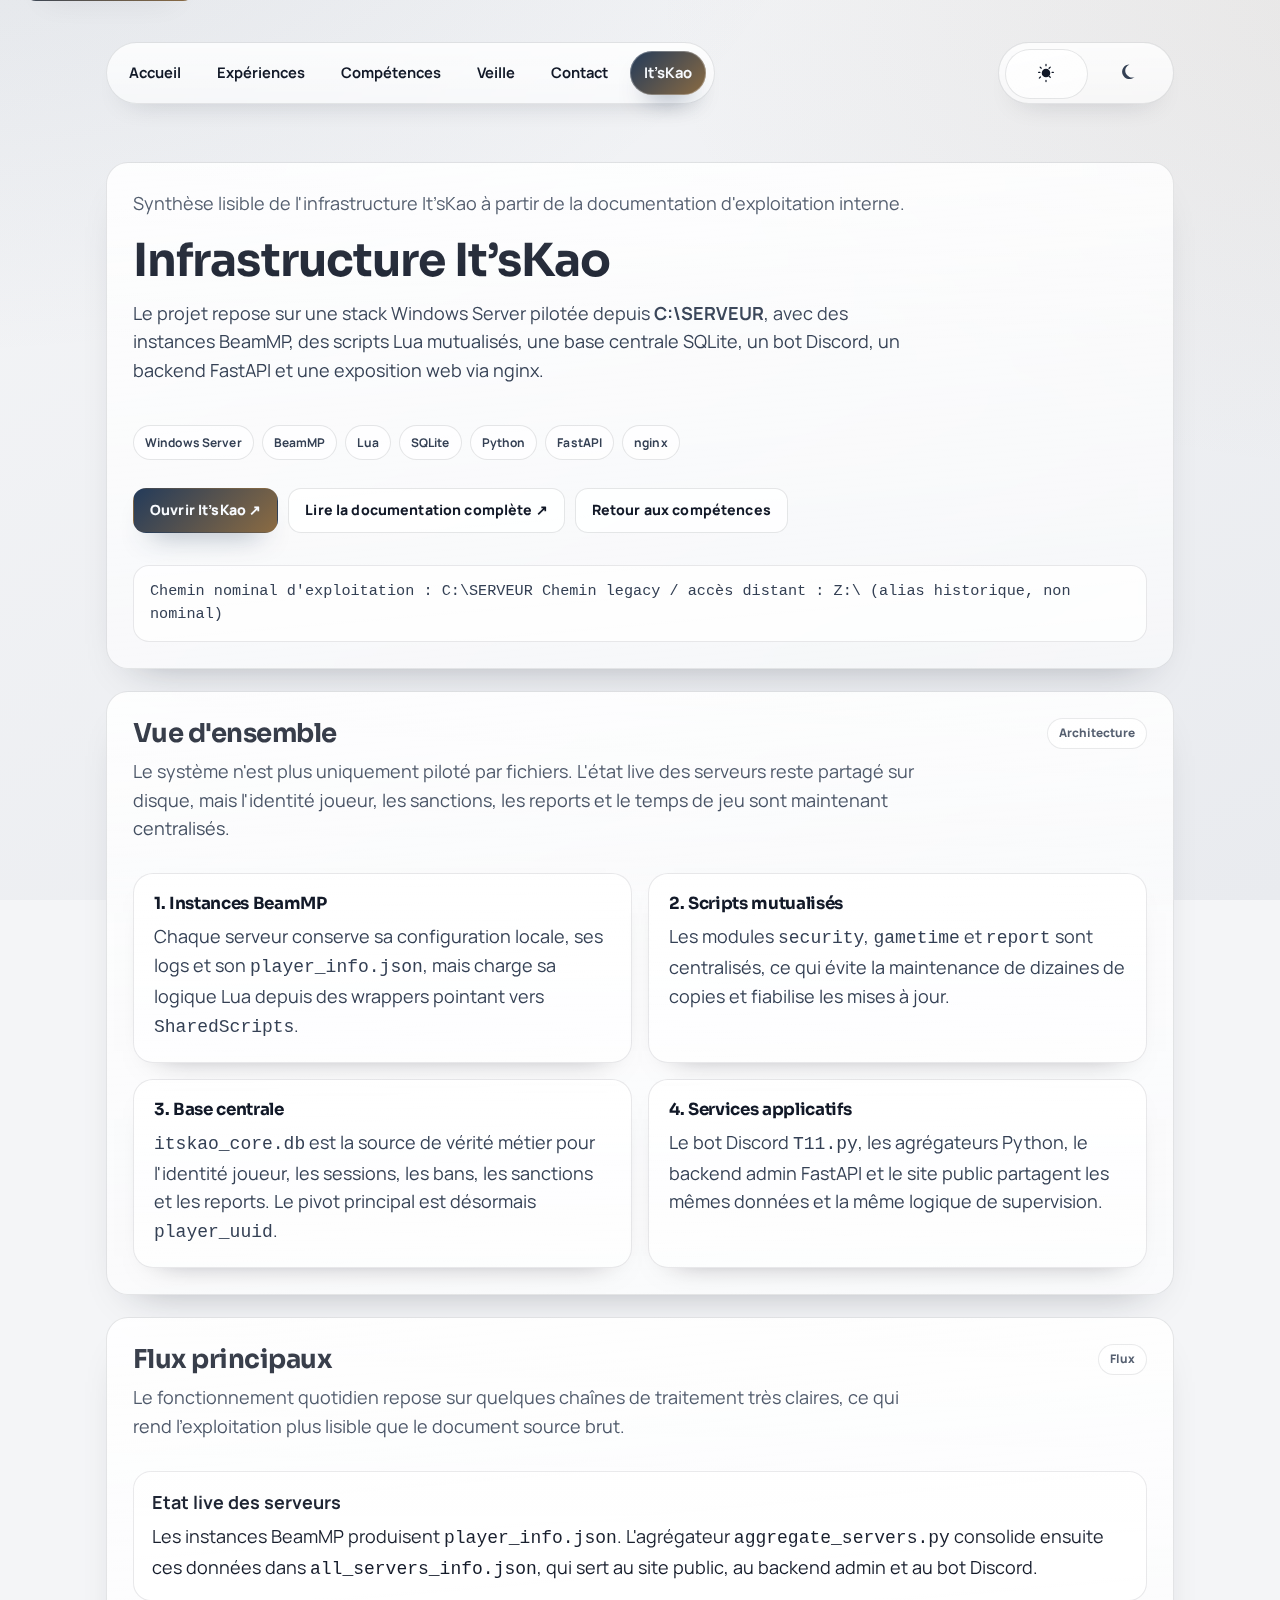
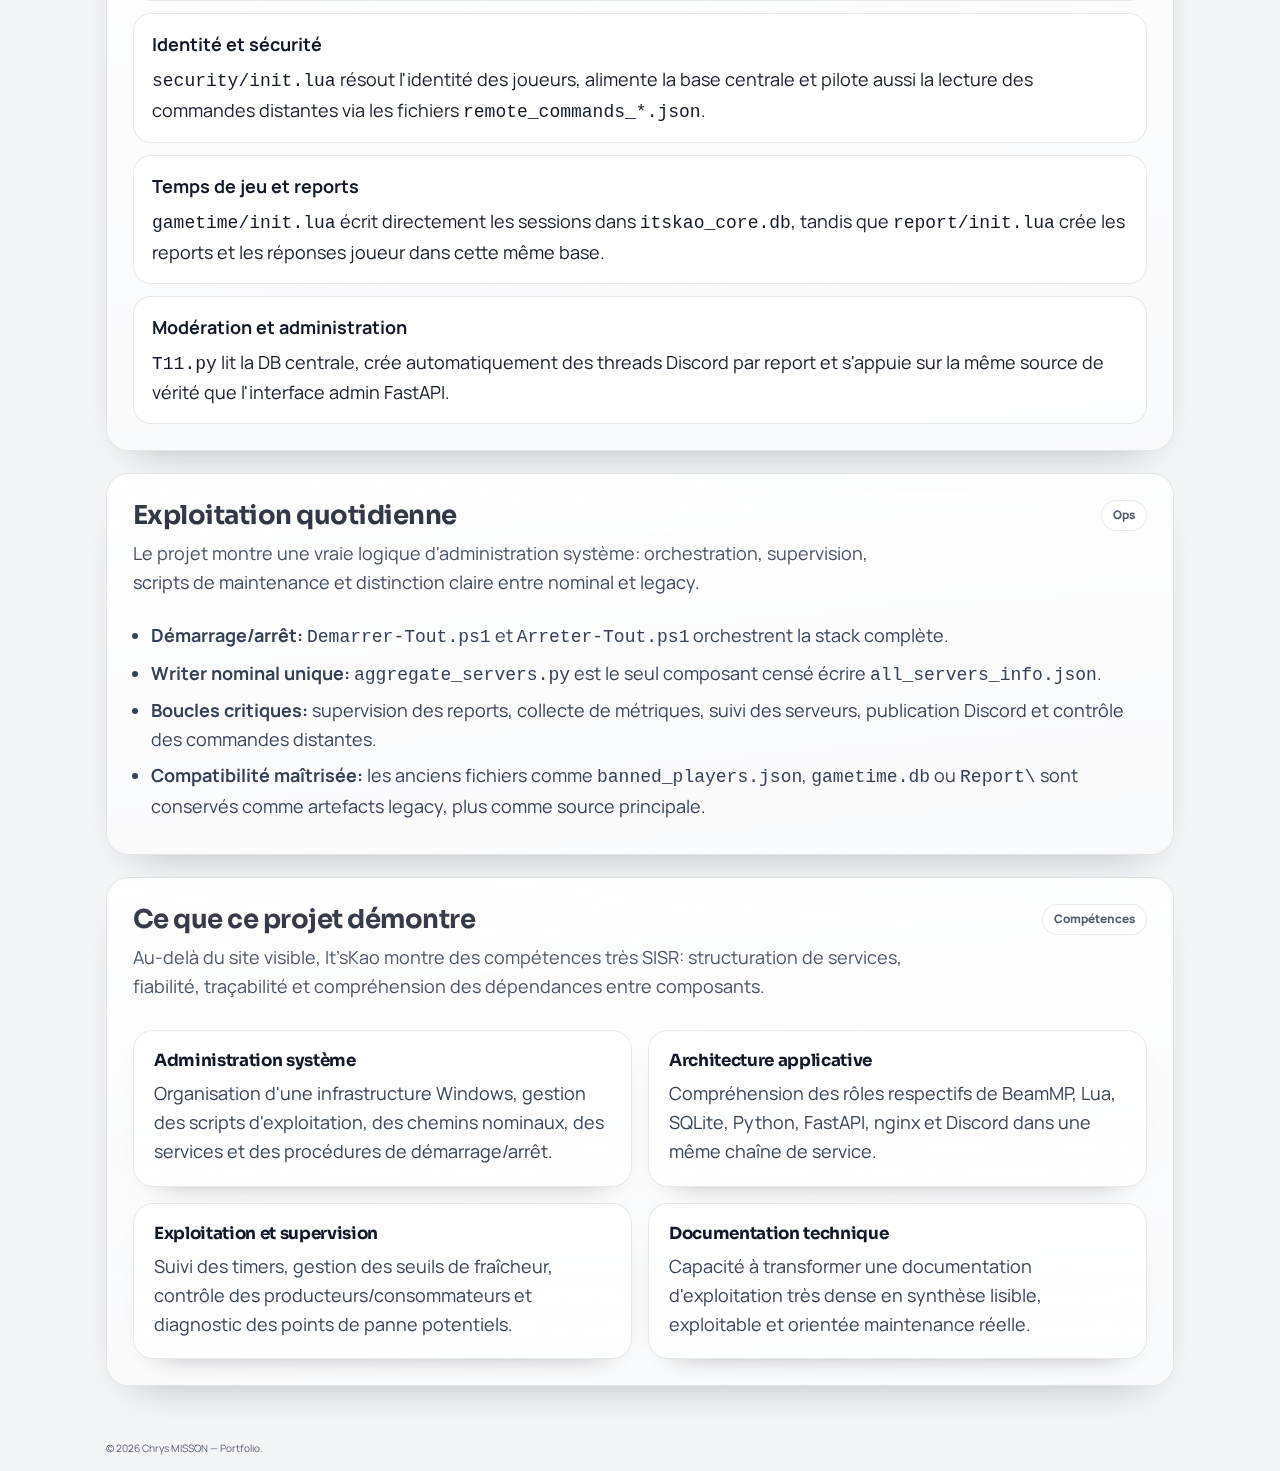
<file: itskao-systeme.html>
<!doctype html>
<html lang="fr">
<head>
  <meta charset="utf-8">
  <meta name="viewport" content="width=device-width, initial-scale=1">
  <title>Chrys MISSON — Infrastructure It’sKao</title>
  <link rel="stylesheet" href="site.css">
  <style>
    .infra-hero {
      display: grid;
      gap: 16px;
    }

    .infra-grid {
      display: grid;
      grid-template-columns: repeat(2, minmax(0, 1fr));
      gap: 16px;
      margin-top: 14px;
    }

    .infra-card {
      padding: 20px;
      border-radius: 20px;
      border: 1px solid color-mix(in srgb, var(--border) 90%, transparent);
      background: linear-gradient(180deg, color-mix(in srgb, var(--surface-strong) 92%, transparent), color-mix(in srgb, var(--surface) 72%, transparent));
      box-shadow: 0 14px 30px -26px color-mix(in srgb, var(--c-dark) 55%, transparent);
    }

    .infra-card h3 {
      margin: 0 0 8px;
    }

    .infra-card p {
      margin: 0;
      color: var(--text-2);
    }

    .infra-flow {
      margin-top: 14px;
      display: grid;
      gap: 12px;
    }

    .infra-step {
      padding: 16px 18px;
      border-radius: 18px;
      border: 1px solid color-mix(in srgb, var(--border) 90%, transparent);
      background: color-mix(in srgb, var(--surface-strong) 86%, transparent);
    }

    .infra-step strong {
      display: block;
      margin-bottom: 6px;
    }

    .mono-note {
      margin-top: 12px;
      padding: 14px 16px;
      border-radius: 16px;
      border: 1px solid color-mix(in srgb, var(--border) 90%, transparent);
      background: color-mix(in srgb, var(--surface-strong) 82%, transparent);
      color: var(--text-2);
      font-family: ui-monospace, SFMono-Regular, Menlo, Consolas, monospace;
      font-size: 0.95rem;
      line-height: 1.55;
      overflow-x: auto;
    }

    @media (max-width: 760px) {
      .infra-grid {
        grid-template-columns: 1fr;
      }
    }
  </style>
</head>
<body>
  <div class="page-bg"></div>
  <a class="skip-link" href="#main-content">Aller au contenu</a>

  <nav class="container nav" aria-label="Navigation principale">
    <div class="nav-tabs">
      <a href="index.html" data-page="index.html">Accueil</a>
      <a href="experiences.html" data-page="experiences.html">Expériences</a>
      <a href="competences.html" data-page="competences.html">Compétences</a>
      <a href="veille-technologique.html" data-page="veille-technologique.html">Veille</a>
      <a href="contact.html" data-page="contact.html">Contact</a>
      <a href="itskao-systeme.html" data-page="itskao-systeme.html" data-aliases="itskao-systeme-doc.html">It’sKao</a>
      <span class="nav-indicator" aria-hidden="true"></span>
    </div>
    <div class="nav-spacer"></div>
    <fieldset class="switcher">
      <legend class="switcher__legend">Choisir thème</legend>
      <label class="switcher__option">
        <input class="switcher__input" type="radio" name="theme" value="light" c-option="1" checked />
        <svg class="switcher__icon" viewBox="0 0 36 36" aria-hidden="true"><path fill="var(--c)" d="M18 3a1 1 0 0 1 1 1v2a1 1 0 1 1-2 0V4a1 1 0 0 1 1-1Zm0 26a1 1 0 0 1 1 1v2a1 1 0 1 1-2 0v-2a1 1 0 0 1 1-1ZM5 17a1 1 0 0 1 1-1h2a1 1 0 1 1 0 2H6a1 1 0 0 1-1-1Zm22 0a1 1 0 0 1 1-1h2a1 1 0 1 1 0 2h-2a1 1 0 0 1-1-1ZM7.7 7.7a1 1 0 0 1 1.4 0L11 9.6a1 1 0 0 1-1.4 1.4L7.7 9.1a1 1 0 0 1 0-1.4Zm14.6 14.6a1 1 0 0 1 1.4 0l1.9 1.9a1 1 0 1 1-1.4 1.4l-1.9-1.9a1 1 0 0 1 0-1.4ZM24.3 7.7a1 1 0 0 1 1.4 0 1 1 0 0 1 0 1.4L23.8 11a1 1 0 1 1-1.4-1.4l1.9-1.9ZM9.6 23.8a1 1 0 0 1 0 1.4L7.7 27.1a1 1 0 0 1-1.4-1.4l1.9-1.9a1 1 0 0 1 1.4 0ZM18 11a7 7 0 1 1 0 14a7 7 0 0 1 0-14Z"/></svg>
      </label>
      <label class="switcher__option">
        <input class="switcher__input" type="radio" name="theme" value="dark" c-option="2" />
        <svg class="switcher__icon" viewBox="0 0 36 36" aria-hidden="true"><path fill="var(--c)" d="M22 4a12 12 0 1 0 8.485 20.485A10 10 0 0 1 22 4Z"/></svg>
      </label>
    </fieldset>
  </nav>

  <main class="container" id="main-content" tabindex="-1">
    <section class="card infra-hero">
      <div>
        <p class="lead">Synthèse lisible de l'infrastructure It’sKao à partir de la documentation d'exploitation interne.</p>
        <h1>Infrastructure It’sKao</h1>
        <p class="lead">Le projet repose sur une stack Windows Server pilotée depuis <strong>C:\SERVEUR</strong>, avec des instances BeamMP, des scripts Lua mutualisés, une base centrale SQLite, un bot Discord, un backend FastAPI et une exposition web via nginx.</p>
      </div>
      <div class="chips">
        <span class="tag">Windows Server</span>
        <span class="tag">BeamMP</span>
        <span class="tag">Lua</span>
        <span class="tag">SQLite</span>
        <span class="tag">Python</span>
        <span class="tag">FastAPI</span>
        <span class="tag">nginx</span>
      </div>
      <div class="cta-row">
        <a class="btn primary" href="https://its-kao.com" target="_blank" rel="noopener">Ouvrir It’sKao ↗</a>
        <a class="btn" href="itskao-systeme-doc.html">Lire la documentation complète ↗</a>
        <a class="btn" href="competences.html">Retour aux compétences</a>
      </div>
      <div class="mono-note">Chemin nominal d'exploitation : C:\SERVEUR
Chemin legacy / accès distant : Z:\ (alias historique, non nominal)</div>
    </section>

    <section class="card">
      <header class="split-header">
        <div>
          <h2>Vue d'ensemble</h2>
          <p class="lead">Le système n'est plus uniquement piloté par fichiers. L'état live des serveurs reste partagé sur disque, mais l'identité joueur, les sanctions, les reports et le temps de jeu sont maintenant centralisés.</p>
        </div>
        <span class="badge">Architecture</span>
      </header>
      <div class="infra-grid">
        <article class="infra-card">
          <h3>1. Instances BeamMP</h3>
          <p>Chaque serveur conserve sa configuration locale, ses logs et son <code>player_info.json</code>, mais charge sa logique Lua depuis des wrappers pointant vers <code>SharedScripts</code>.</p>
        </article>
        <article class="infra-card">
          <h3>2. Scripts mutualisés</h3>
          <p>Les modules <code>security</code>, <code>gametime</code> et <code>report</code> sont centralisés, ce qui évite la maintenance de dizaines de copies et fiabilise les mises à jour.</p>
        </article>
        <article class="infra-card">
          <h3>3. Base centrale</h3>
          <p><code>itskao_core.db</code> est la source de vérité métier pour l'identité joueur, les sessions, les bans, les sanctions et les reports. Le pivot principal est désormais <code>player_uuid</code>.</p>
        </article>
        <article class="infra-card">
          <h3>4. Services applicatifs</h3>
          <p>Le bot Discord <code>T11.py</code>, les agrégateurs Python, le backend admin FastAPI et le site public partagent les mêmes données et la même logique de supervision.</p>
        </article>
      </div>
    </section>

    <section class="card">
      <header class="split-header">
        <div>
          <h2>Flux principaux</h2>
          <p class="lead">Le fonctionnement quotidien repose sur quelques chaînes de traitement très claires, ce qui rend l'exploitation plus lisible que le document source brut.</p>
        </div>
        <span class="badge">Flux</span>
      </header>
      <div class="infra-flow">
        <article class="infra-step">
          <strong>Etat live des serveurs</strong>
          Les instances BeamMP produisent <code>player_info.json</code>. L'agrégateur <code>aggregate_servers.py</code> consolide ensuite ces données dans <code>all_servers_info.json</code>, qui sert au site public, au backend admin et au bot Discord.
        </article>
        <article class="infra-step">
          <strong>Identité et sécurité</strong>
          <code>security/init.lua</code> résout l'identité des joueurs, alimente la base centrale et pilote aussi la lecture des commandes distantes via les fichiers <code>remote_commands_*.json</code>.
        </article>
        <article class="infra-step">
          <strong>Temps de jeu et reports</strong>
          <code>gametime/init.lua</code> écrit directement les sessions dans <code>itskao_core.db</code>, tandis que <code>report/init.lua</code> crée les reports et les réponses joueur dans cette même base.
        </article>
        <article class="infra-step">
          <strong>Modération et administration</strong>
          <code>T11.py</code> lit la DB centrale, crée automatiquement des threads Discord par report et s'appuie sur la même source de vérité que l'interface admin FastAPI.</article>
      </div>
    </section>

    <section class="card">
      <header class="split-header">
        <div>
          <h2>Exploitation quotidienne</h2>
          <p class="lead">Le projet montre une vraie logique d'administration système: orchestration, supervision, scripts de maintenance et distinction claire entre nominal et legacy.</p>
        </div>
        <span class="badge">Ops</span>
      </header>
      <ul class="clean">
        <li><strong>Démarrage/arrêt:</strong> <code>Demarrer-Tout.ps1</code> et <code>Arreter-Tout.ps1</code> orchestrent la stack complète.</li>
        <li><strong>Writer nominal unique:</strong> <code>aggregate_servers.py</code> est le seul composant censé écrire <code>all_servers_info.json</code>.</li>
        <li><strong>Boucles critiques:</strong> supervision des reports, collecte de métriques, suivi des serveurs, publication Discord et contrôle des commandes distantes.</li>
        <li><strong>Compatibilité maîtrisée:</strong> les anciens fichiers comme <code>banned_players.json</code>, <code>gametime.db</code> ou <code>Report\</code> sont conservés comme artefacts legacy, plus comme source principale.</li>
      </ul>
    </section>

    <section class="card">
      <header class="split-header">
        <div>
          <h2>Ce que ce projet démontre</h2>
          <p class="lead">Au-delà du site visible, It’sKao montre des compétences très SISR: structuration de services, fiabilité, traçabilité et compréhension des dépendances entre composants.</p>
        </div>
        <span class="badge">Compétences</span>
      </header>
      <div class="infra-grid">
        <article class="infra-card">
          <h3>Administration système</h3>
          <p>Organisation d'une infrastructure Windows, gestion des scripts d'exploitation, des chemins nominaux, des services et des procédures de démarrage/arrêt.</p>
        </article>
        <article class="infra-card">
          <h3>Architecture applicative</h3>
          <p>Compréhension des rôles respectifs de BeamMP, Lua, SQLite, Python, FastAPI, nginx et Discord dans une même chaîne de service.</p>
        </article>
        <article class="infra-card">
          <h3>Exploitation et supervision</h3>
          <p>Suivi des timers, gestion des seuils de fraîcheur, contrôle des producteurs/consommateurs et diagnostic des points de panne potentiels.</p>
        </article>
        <article class="infra-card">
          <h3>Documentation technique</h3>
          <p>Capacité à transformer une documentation d'exploitation très dense en synthèse lisible, exploitable et orientée maintenance réelle.</p>
        </article>
      </div>
    </section>
  </main>

  <footer class="container"><small>© <span id="year"></span> Chrys MISSON — Portfolio.</small></footer>
  <script src="script.js"></script>
</body>
</html>
</file>
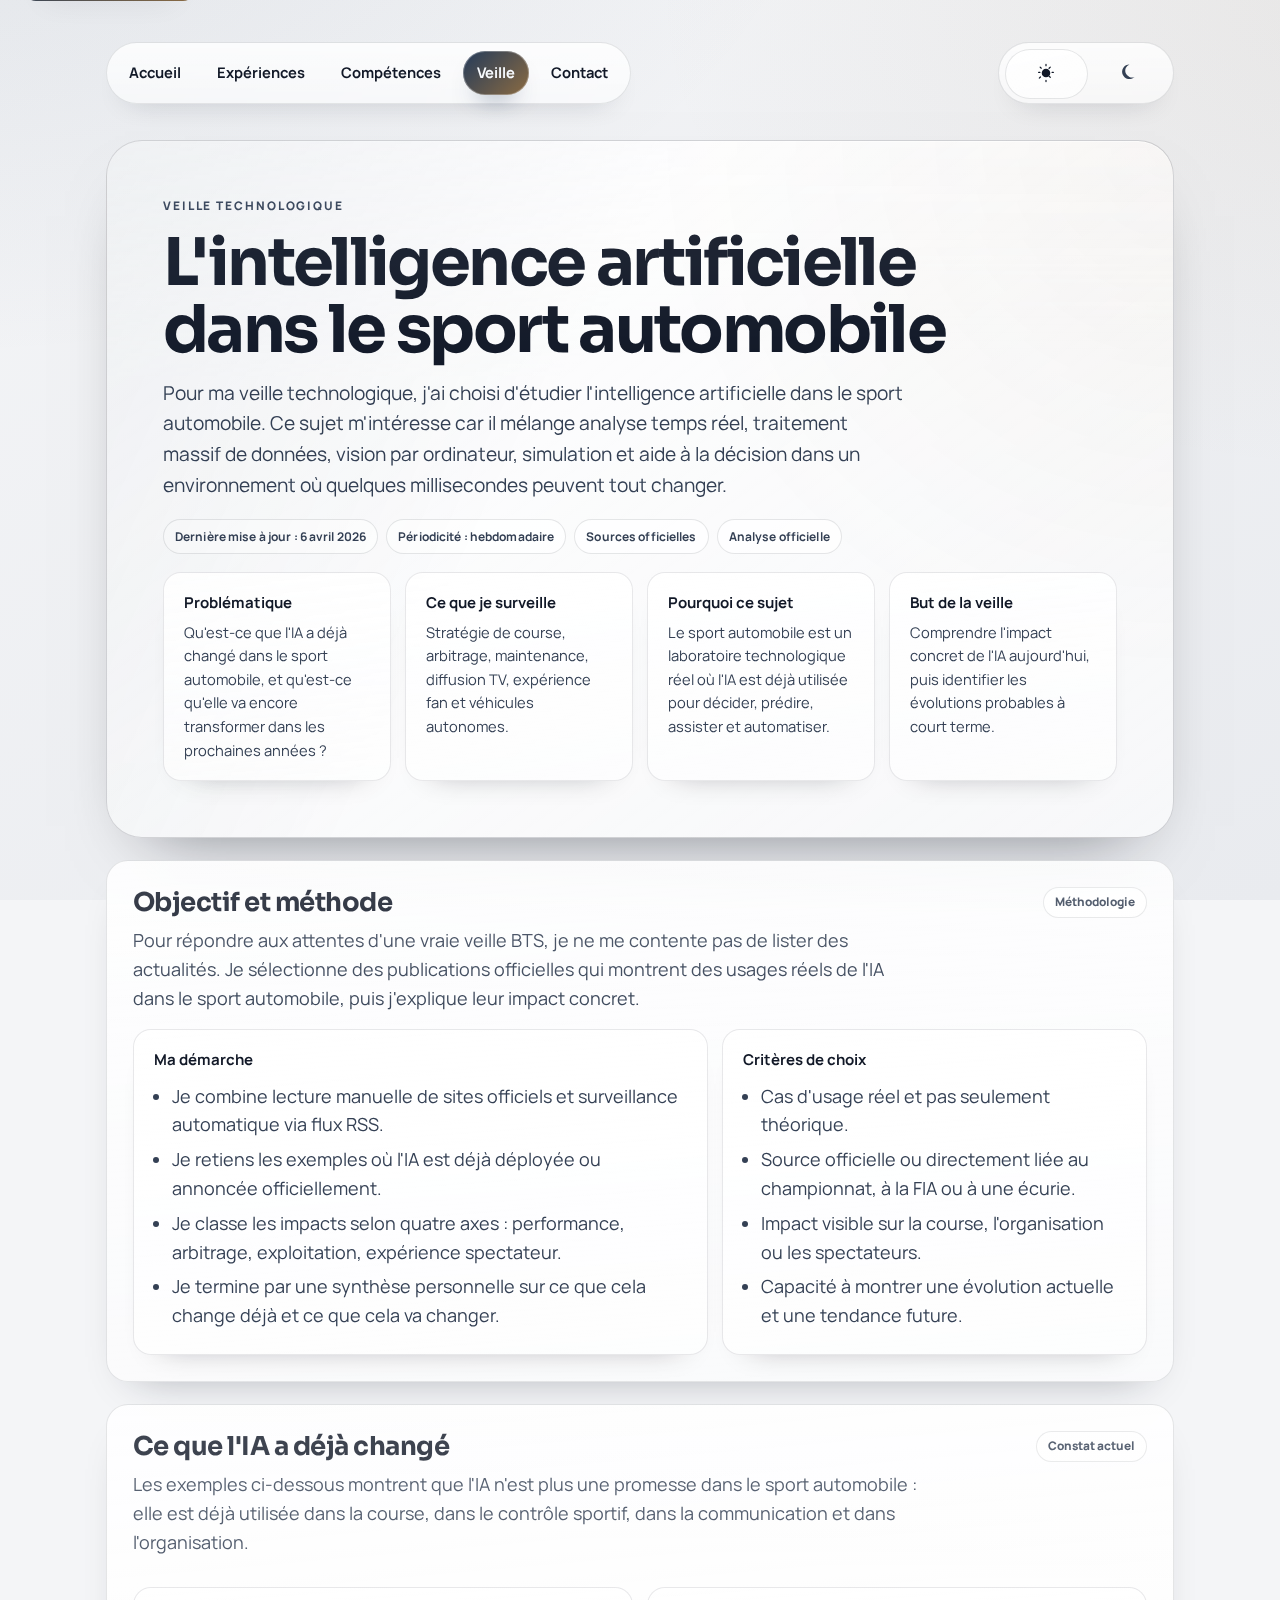
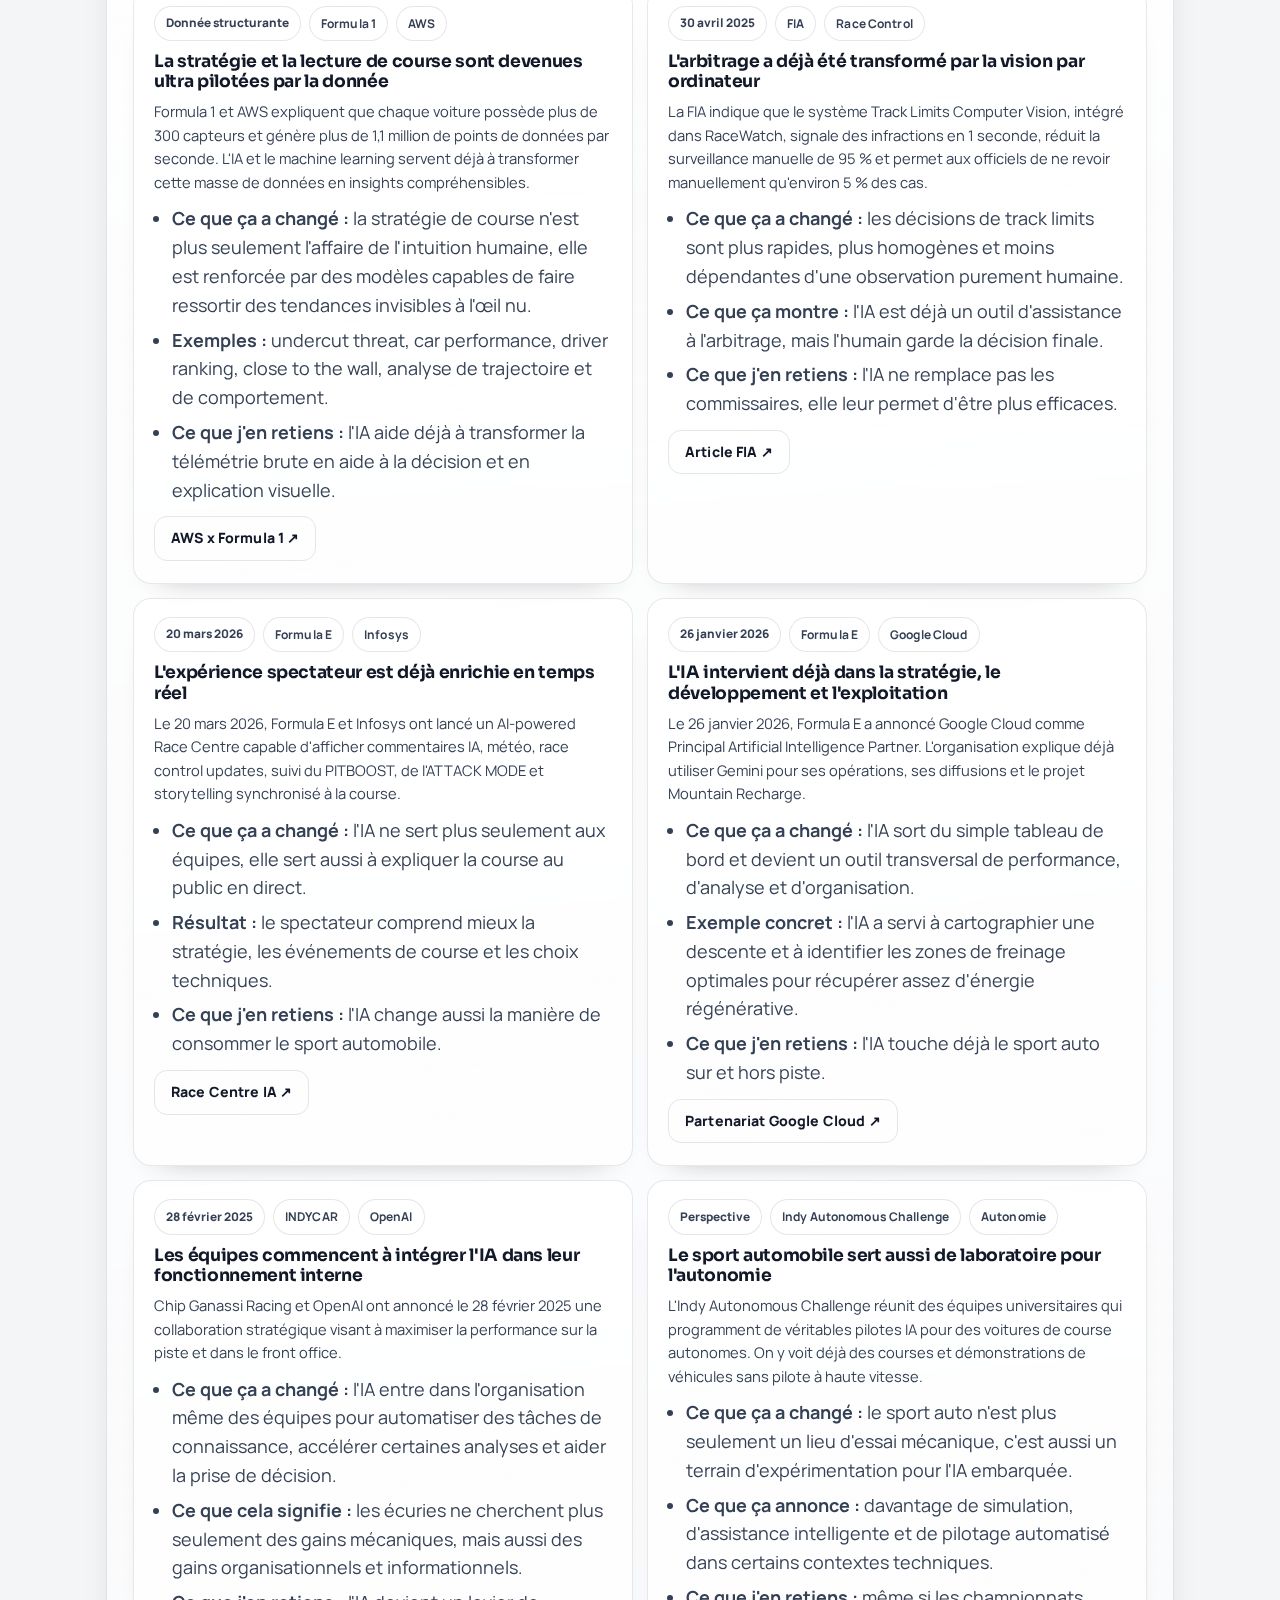
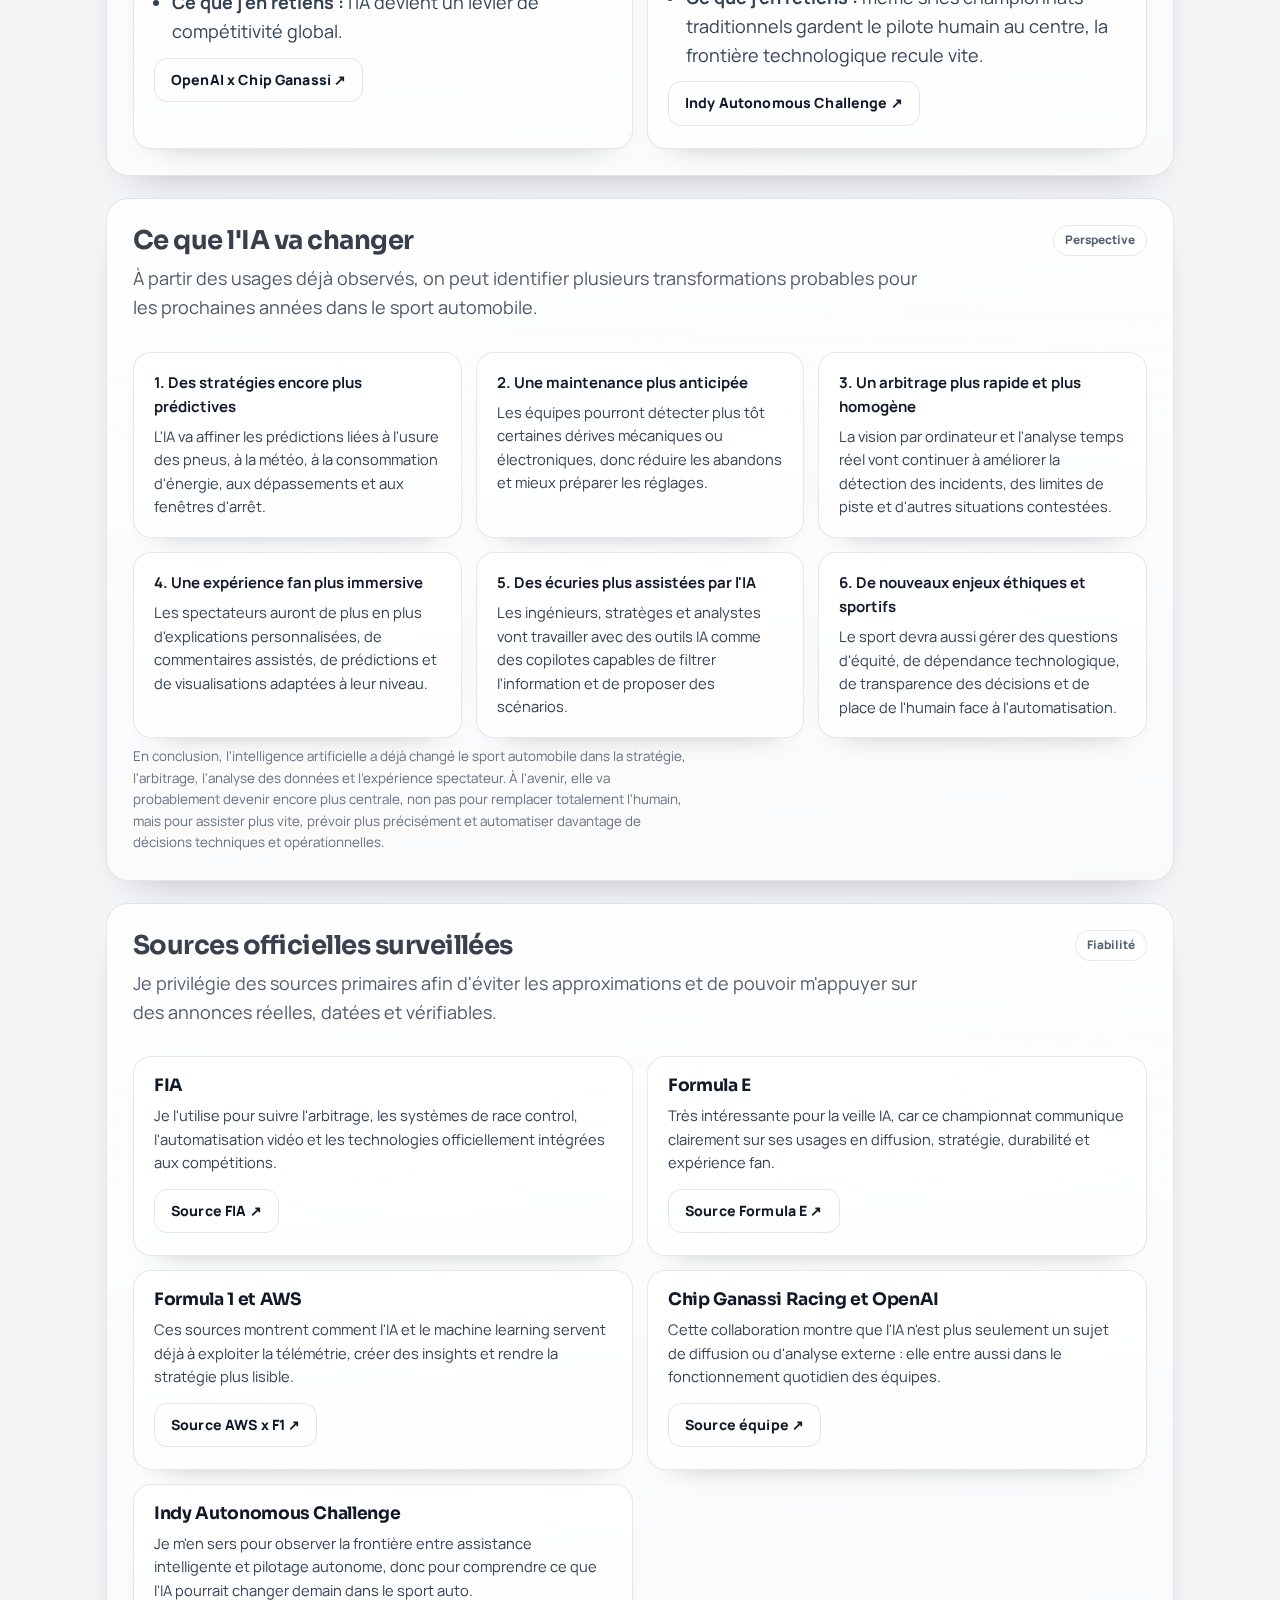
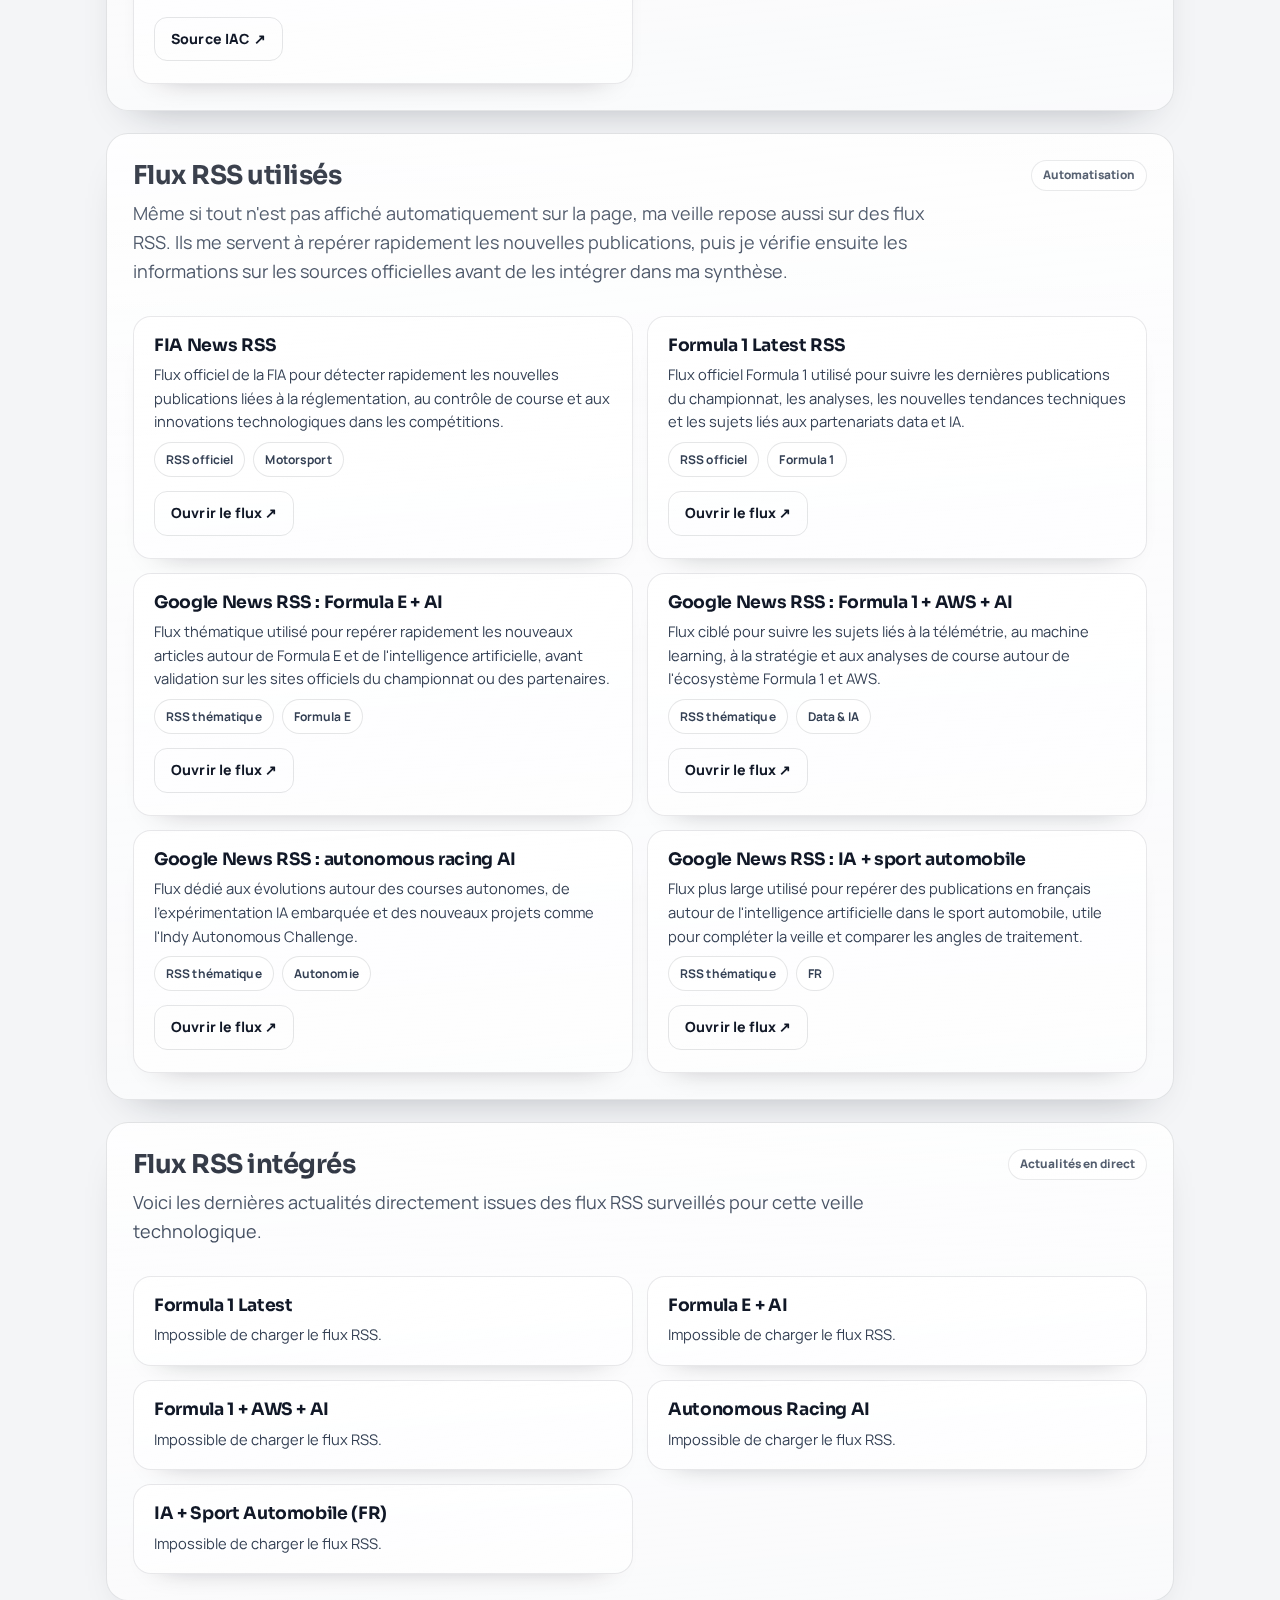
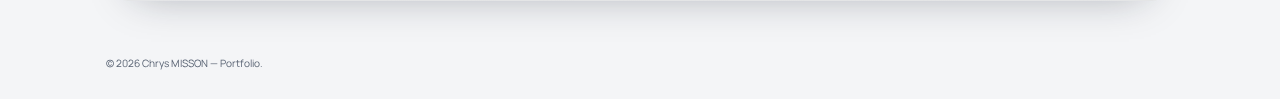
<file: veille-technologique.html>
<!doctype html>
<html lang="fr">
<head>
  <meta charset="utf-8">
  <meta name="viewport" content="width=device-width, initial-scale=1">
  <title>Chrys MISSON — Veille technologique</title>
  <link rel="stylesheet" href="site.css">
  <style>
    .veille-main {
      display: grid;
      gap: 22px;
    }

    .veille-main > .card {
      margin-top: 0;
    }

    .veille-hero {
      position: relative;
      padding: clamp(30px, 5vw, 56px);
      border-radius: clamp(24px, 4vw, 36px);
      border: 1px solid color-mix(in srgb, var(--border-strong) 84%, transparent);
      background:
        linear-gradient(145deg, color-mix(in srgb, var(--surface-strong) 95%, transparent), color-mix(in srgb, var(--surface) 76%, transparent)),
        radial-gradient(circle at top right, color-mix(in srgb, var(--brand-2) 18%, transparent), transparent 42%);
      box-shadow:
        inset 0 1px 0 color-mix(in srgb, #fff 54%, transparent),
        0 32px 70px -44px color-mix(in srgb, var(--c-dark) 58%, transparent);
      overflow: hidden;
      isolation: isolate;
    }

    .veille-hero::before {
      content: "";
      position: absolute;
      inset: 0;
      pointer-events: none;
      background:
        linear-gradient(115deg, color-mix(in srgb, var(--brand) 16%, transparent), transparent 42%),
        linear-gradient(180deg, color-mix(in srgb, #fff 24%, transparent), transparent 34%);
      opacity: 0.42;
    }

    .veille-kicker {
      margin: 0 0 14px;
      font-size: 0.74rem;
      font-weight: 800;
      letter-spacing: 0.16em;
      text-transform: uppercase;
      color: color-mix(in srgb, var(--text-2) 82%, var(--brand));
    }

    .veille-hero h1 {
      max-width: 16ch;
      margin-bottom: 14px;
      font-size: clamp(2.3rem, 6vw, 4.1rem);
      line-height: 1.02;
      letter-spacing: -0.04em;
      text-wrap: balance;
    }

    .veille-hero .lead {
      max-width: 62ch;
      margin-bottom: 18px;
      font-size: clamp(1.04rem, 2vw, 1.2rem);
    }

    .metric-grid,
    .source-grid,
    .analysis-grid,
    .summary-grid {
      display: grid;
      gap: 14px;
    }

    .metric-grid {
      grid-template-columns: repeat(4, minmax(0, 1fr));
      margin-top: 18px;
    }

    .metric-card,
    .source-card,
    .analysis-card,
    .summary-card,
    .focus-card {
      position: relative;
      padding: 18px 20px;
      border-radius: 18px;
      border: 1px solid color-mix(in srgb, var(--border) 90%, transparent);
      background: linear-gradient(176deg, color-mix(in srgb, var(--surface-strong) 92%, transparent), color-mix(in srgb, var(--surface) 72%, transparent));
      box-shadow: 0 16px 30px -28px color-mix(in srgb, var(--c-dark) 45%, transparent);
    }

    .metric-card strong,
    .summary-card strong,
    .focus-card strong {
      display: block;
      margin-bottom: 6px;
      font-size: 0.94rem;
    }

    .metric-card p,
    .source-card p,
    .analysis-card p,
    .summary-card p,
    .focus-card p {
      color: var(--text-2);
      font-size: 0.92rem;
    }

    .veille-columns {
      display: grid;
      grid-template-columns: 1.15fr 0.85fr;
      gap: 14px;
    }

    .focus-card .clean,
    .analysis-card .clean {
      margin-top: 10px;
    }

    .analysis-grid {
      grid-template-columns: repeat(2, minmax(0, 1fr));
      margin-top: 14px;
    }

    .analysis-card h3,
    .source-card h3 {
      margin-bottom: 8px;
      font-size: 1.08rem;
    }

    .analysis-meta {
      display: flex;
      flex-wrap: wrap;
      gap: 8px;
      margin-bottom: 10px;
    }

    .analysis-card .clean li,
    .focus-card .clean li {
      margin: 6px 0;
    }

    .source-grid {
      grid-template-columns: repeat(2, minmax(0, 1fr));
      margin-top: 14px;
    }

    .source-card .cta-row {
      margin-top: 14px;
    }

    .summary-grid {
      grid-template-columns: repeat(3, minmax(0, 1fr));
      margin-top: 14px;
    }

    .section-note {
      margin-top: 8px;
      max-width: 70ch;
    }

    .loading {
      grid-column: 1 / -1;
      text-align: center;
      padding: 20px;
      color: var(--text-2);
      font-style: italic;
      display: flex;
      align-items: center;
      justify-content: center;
    }

    .spinner {
      border: 4px solid color-mix(in srgb, var(--border) 50%, transparent);
      border-top: 4px solid var(--brand);
      border-radius: 50%;
      width: 20px;
      height: 20px;
      animation: spin 1s linear infinite;
      margin-right: 10px;
    }

    @keyframes spin {
      0% { transform: rotate(0deg); }
      100% { transform: rotate(360deg); }
    }

    @media (max-width: 980px) {
      .veille-columns,
      .metric-grid,
      .source-grid,
      .analysis-grid,
      .summary-grid {
        grid-template-columns: 1fr;
      }
    }

    @media (max-width: 640px) {
      .veille-hero {
        padding: 22px;
        border-radius: 22px;
      }

      .veille-kicker {
        letter-spacing: 0.13em;
        font-size: 0.67rem;
      }
    }
  </style>
</head>
<body>
  <div class="page-bg"></div>
  <a class="skip-link" href="#main-content">Aller au contenu</a>

  <nav class="container nav" aria-label="Navigation principale">
    <div class="nav-tabs">
      <a href="index.html" data-page="index.html">Accueil</a>
      <a href="experiences.html" data-page="experiences.html">Expériences</a>
      <a href="competences.html" data-page="competences.html">Compétences</a>
      <a href="veille-technologique.html" data-page="veille-technologique.html">Veille</a>
      <a href="contact.html" data-page="contact.html">Contact</a>
      <span class="nav-indicator" aria-hidden="true"></span>
    </div>
    <div class="nav-spacer"></div>
    <fieldset class="switcher">
      <legend class="switcher__legend">Choisir thème</legend>
      <label class="switcher__option">
        <input class="switcher__input" type="radio" name="theme" value="light" c-option="1" checked />
        <svg class="switcher__icon" viewBox="0 0 36 36" aria-hidden="true"><path fill="var(--c)" d="M18 3a1 1 0 0 1 1 1v2a1 1 0 1 1-2 0V4a1 1 0 0 1 1-1Zm0 26a1 1 0 0 1 1 1v2a1 1 0 1 1-2 0v-2a1 1 0 0 1 1-1ZM5 17a1 1 0 0 1 1-1h2a1 1 0 1 1 0 2H6a1 1 0 0 1-1-1Zm22 0a1 1 0 0 1 1-1h2a1 1 0 1 1 0 2h-2a1 1 0 0 1-1-1ZM7.7 7.7a1 1 0 0 1 1.4 0L11 9.6a1 1 0 0 1-1.4 1.4L7.7 9.1a1 1 0 0 1 0-1.4Zm14.6 14.6a1 1 0 0 1 1.4 0l1.9 1.9a1 1 0 1 1-1.4 1.4l-1.9-1.9a1 1 0 0 1 0-1.4ZM24.3 7.7a1 1 0 0 1 1.4 0 1 1 0 0 1 0 1.4L23.8 11a1 1 0 1 1-1.4-1.4l1.9-1.9ZM9.6 23.8a1 1 0 0 1 0 1.4L7.7 27.1a1 1 0 0 1-1.4-1.4l1.9-1.9a1 1 0 0 1 1.4 0ZM18 11a7 7 0 1 1 0 14a7 7 0 0 1 0-14Z"/></svg>
      </label>
      <label class="switcher__option">
        <input class="switcher__input" type="radio" name="theme" value="dark" c-option="2" />
        <svg class="switcher__icon" viewBox="0 0 36 36" aria-hidden="true"><path fill="var(--c)" d="M22 4a12 12 0 1 0 8.485 20.485A10 10 0 0 1 22 4Z"/></svg>
      </label>
    </fieldset>
  </nav>

  <main class="container veille-main" id="main-content" tabindex="-1">
    <section class="veille-hero">
      <p class="veille-kicker">Veille technologique</p>
      <h1>L'intelligence artificielle dans le sport automobile</h1>
      <p class="lead">Pour ma veille technologique, j'ai choisi d'étudier l'intelligence artificielle dans le sport automobile. Ce sujet m'intéresse car il mélange analyse temps réel, traitement massif de données, vision par ordinateur, simulation et aide à la décision dans un environnement où quelques millisecondes peuvent tout changer.</p>

      <div class="chips">
        <span class="tag">Dernière mise à jour : 6 avril 2026</span>
        <span class="tag">Périodicité : hebdomadaire</span>
        <span class="tag">Sources officielles</span>
        <span class="tag">Analyse officielle</span>
      </div>

      <div class="metric-grid">
        <article class="metric-card">
          <strong>Problématique</strong>
          <p>Qu'est-ce que l'IA a déjà changé dans le sport automobile, et qu'est-ce qu'elle va encore transformer dans les prochaines années ?</p>
        </article>
        <article class="metric-card">
          <strong>Ce que je surveille</strong>
          <p>Stratégie de course, arbitrage, maintenance, diffusion TV, expérience fan et véhicules autonomes.</p>
        </article>
        <article class="metric-card">
          <strong>Pourquoi ce sujet</strong>
          <p>Le sport automobile est un laboratoire technologique réel où l'IA est déjà utilisée pour décider, prédire, assister et automatiser.</p>
        </article>
        <article class="metric-card">
          <strong>But de la veille</strong>
          <p>Comprendre l'impact concret de l'IA aujourd'hui, puis identifier les évolutions probables à court terme.</p>
        </article>
      </div>
    </section>

    <section class="card">
      <header class="split-header">
        <div>
          <h2>Objectif et méthode</h2>
          <p class="lead">Pour répondre aux attentes d'une vraie veille BTS, je ne me contente pas de lister des actualités. Je sélectionne des publications officielles qui montrent des usages réels de l'IA dans le sport automobile, puis j'explique leur impact concret.</p>
        </div>
        <span class="badge">Méthodologie</span>
      </header>

      <div class="veille-columns">
        <article class="focus-card">
          <strong>Ma démarche</strong>
          <ul class="clean">
            <li>Je combine lecture manuelle de sites officiels et surveillance automatique via flux RSS.</li>
            <li>Je retiens les exemples où l'IA est déjà déployée ou annoncée officiellement.</li>
            <li>Je classe les impacts selon quatre axes : performance, arbitrage, exploitation, expérience spectateur.</li>
            <li>Je termine par une synthèse personnelle sur ce que cela change déjà et ce que cela va changer.</li>
          </ul>
        </article>

        <article class="focus-card">
          <strong>Critères de choix</strong>
          <ul class="clean">
            <li>Cas d'usage réel et pas seulement théorique.</li>
            <li>Source officielle ou directement liée au championnat, à la FIA ou à une écurie.</li>
            <li>Impact visible sur la course, l'organisation ou les spectateurs.</li>
            <li>Capacité à montrer une évolution actuelle et une tendance future.</li>
          </ul>
        </article>
      </div>
    </section>

    <section class="card">
      <header class="split-header">
        <div>
          <h2>Ce que l'IA a déjà changé</h2>
          <p class="lead">Les exemples ci-dessous montrent que l'IA n'est plus une promesse dans le sport automobile : elle est déjà utilisée dans la course, dans le contrôle sportif, dans la communication et dans l'organisation.</p>
        </div>
        <span class="badge">Constat actuel</span>
      </header>

      <div class="analysis-grid">
        <article class="analysis-card">
          <div class="analysis-meta">
            <span class="badge">Donnée structurante</span>
            <span class="tag">Formula 1</span>
            <span class="tag">AWS</span>
          </div>
          <h3>La stratégie et la lecture de course sont devenues ultra pilotées par la donnée</h3>
          <p>Formula 1 et AWS expliquent que chaque voiture possède plus de 300 capteurs et génère plus de 1,1 million de points de données par seconde. L'IA et le machine learning servent déjà à transformer cette masse de données en insights compréhensibles.</p>
          <ul class="clean">
            <li><strong>Ce que ça a changé :</strong> la stratégie de course n'est plus seulement l'affaire de l'intuition humaine, elle est renforcée par des modèles capables de faire ressortir des tendances invisibles à l'œil nu.</li>
            <li><strong>Exemples :</strong> undercut threat, car performance, driver ranking, close to the wall, analyse de trajectoire et de comportement.</li>
            <li><strong>Ce que j'en retiens :</strong> l'IA aide déjà à transformer la télémétrie brute en aide à la décision et en explication visuelle.</li>
          </ul>
          <div class="cta-row">
            <a class="btn ghost" href="https://aws.amazon.com/sports/f1/" target="_blank" rel="noopener">AWS x Formula 1 ↗</a>
          </div>
        </article>

        <article class="analysis-card">
          <div class="analysis-meta">
            <span class="badge">30 avril 2025</span>
            <span class="tag">FIA</span>
            <span class="tag">Race Control</span>
          </div>
          <h3>L'arbitrage a déjà été transformé par la vision par ordinateur</h3>
          <p>La FIA indique que le système Track Limits Computer Vision, intégré dans RaceWatch, signale des infractions en 1 seconde, réduit la surveillance manuelle de 95 % et permet aux officiels de ne revoir manuellement qu'environ 5 % des cas.</p>
          <ul class="clean">
            <li><strong>Ce que ça a changé :</strong> les décisions de track limits sont plus rapides, plus homogènes et moins dépendantes d'une observation purement humaine.</li>
            <li><strong>Ce que ça montre :</strong> l'IA est déjà un outil d'assistance à l'arbitrage, mais l'humain garde la décision finale.</li>
            <li><strong>Ce que j'en retiens :</strong> l'IA ne remplace pas les commissaires, elle leur permet d'être plus efficaces.</li>
          </ul>
          <div class="cta-row">
            <a class="btn ghost" href="https://www.fia.com/news/15-years-fia-and-catapult-how-racewatch-powering-future-motor-sport" target="_blank" rel="noopener">Article FIA ↗</a>
          </div>
        </article>

        <article class="analysis-card">
          <div class="analysis-meta">
            <span class="badge">20 mars 2026</span>
            <span class="tag">Formula E</span>
            <span class="tag">Infosys</span>
          </div>
          <h3>L'expérience spectateur est déjà enrichie en temps réel</h3>
          <p>Le 20 mars 2026, Formula E et Infosys ont lancé un AI-powered Race Centre capable d'afficher commentaires IA, météo, race control updates, suivi du PITBOOST, de l'ATTACK MODE et storytelling synchronisé à la course.</p>
          <ul class="clean">
            <li><strong>Ce que ça a changé :</strong> l'IA ne sert plus seulement aux équipes, elle sert aussi à expliquer la course au public en direct.</li>
            <li><strong>Résultat :</strong> le spectateur comprend mieux la stratégie, les événements de course et les choix techniques.</li>
            <li><strong>Ce que j'en retiens :</strong> l'IA change aussi la manière de consommer le sport automobile.</li>
          </ul>
          <div class="cta-row">
            <a class="btn ghost" href="https://www.fiaformulae.com/en/news/1009388/infosys-and-formula-e-launch-ai-powered-race-centre" target="_blank" rel="noopener">Race Centre IA ↗</a>
          </div>
        </article>

        <article class="analysis-card">
          <div class="analysis-meta">
            <span class="badge">26 janvier 2026</span>
            <span class="tag">Formula E</span>
            <span class="tag">Google Cloud</span>
          </div>
          <h3>L'IA intervient déjà dans la stratégie, le développement et l'exploitation</h3>
          <p>Le 26 janvier 2026, Formula E a annoncé Google Cloud comme Principal Artificial Intelligence Partner. L'organisation explique déjà utiliser Gemini pour ses opérations, ses diffusions et le projet Mountain Recharge.</p>
          <ul class="clean">
            <li><strong>Ce que ça a changé :</strong> l'IA sort du simple tableau de bord et devient un outil transversal de performance, d'analyse et d'organisation.</li>
            <li><strong>Exemple concret :</strong> l'IA a servi à cartographier une descente et à identifier les zones de freinage optimales pour récupérer assez d'énergie régénérative.</li>
            <li><strong>Ce que j'en retiens :</strong> l'IA touche déjà le sport auto sur et hors piste.</li>
          </ul>
          <div class="cta-row">
            <a class="btn ghost" href="https://fiaformulae.com/en/news/826226/google-cloud-becomes-principal-partner-and-principal-artificial-intelligence-partner-of-formula-e" target="_blank" rel="noopener">Partenariat Google Cloud ↗</a>
          </div>
        </article>

        <article class="analysis-card">
          <div class="analysis-meta">
            <span class="badge">28 février 2025</span>
            <span class="tag">INDYCAR</span>
            <span class="tag">OpenAI</span>
          </div>
          <h3>Les équipes commencent à intégrer l'IA dans leur fonctionnement interne</h3>
          <p>Chip Ganassi Racing et OpenAI ont annoncé le 28 février 2025 une collaboration stratégique visant à maximiser la performance sur la piste et dans le front office.</p>
          <ul class="clean">
            <li><strong>Ce que ça a changé :</strong> l'IA entre dans l'organisation même des équipes pour automatiser des tâches de connaissance, accélérer certaines analyses et aider la prise de décision.</li>
            <li><strong>Ce que cela signifie :</strong> les écuries ne cherchent plus seulement des gains mécaniques, mais aussi des gains organisationnels et informationnels.</li>
            <li><strong>Ce que j'en retiens :</strong> l'IA devient un levier de compétitivité global.</li>
          </ul>
          <div class="cta-row">
            <a class="btn ghost" href="https://www.chipganassiracing.com/news/chip-ganassi-racing-openai-announce-strategic-collaboration-sam-altman" target="_blank" rel="noopener">OpenAI x Chip Ganassi ↗</a>
          </div>
        </article>

        <article class="analysis-card">
          <div class="analysis-meta">
            <span class="badge">Perspective</span>
            <span class="tag">Indy Autonomous Challenge</span>
            <span class="tag">Autonomie</span>
          </div>
          <h3>Le sport automobile sert aussi de laboratoire pour l'autonomie</h3>
          <p>L'Indy Autonomous Challenge réunit des équipes universitaires qui programment de véritables pilotes IA pour des voitures de course autonomes. On y voit déjà des courses et démonstrations de véhicules sans pilote à haute vitesse.</p>
          <ul class="clean">
            <li><strong>Ce que ça a changé :</strong> le sport auto n'est plus seulement un lieu d'essai mécanique, c'est aussi un terrain d'expérimentation pour l'IA embarquée.</li>
            <li><strong>Ce que ça annonce :</strong> davantage de simulation, d'assistance intelligente et de pilotage automatisé dans certains contextes techniques.</li>
            <li><strong>Ce que j'en retiens :</strong> même si les championnats traditionnels gardent le pilote humain au centre, la frontière technologique recule vite.</li>
          </ul>
          <div class="cta-row">
            <a class="btn ghost" href="https://www.indyautonomouschallenge.com/" target="_blank" rel="noopener">Indy Autonomous Challenge ↗</a>
          </div>
        </article>
      </div>
    </section>

    <section class="card">
      <header class="split-header">
        <div>
          <h2>Ce que l'IA va changer</h2>
          <p class="lead">À partir des usages déjà observés, on peut identifier plusieurs transformations probables pour les prochaines années dans le sport automobile.</p>
        </div>
        <span class="badge">Perspective</span>
      </header>

      <div class="summary-grid">
        <article class="summary-card">
          <strong>1. Des stratégies encore plus prédictives</strong>
          <p>L'IA va affiner les prédictions liées à l'usure des pneus, à la météo, à la consommation d'énergie, aux dépassements et aux fenêtres d'arrêt.</p>
        </article>

        <article class="summary-card">
          <strong>2. Une maintenance plus anticipée</strong>
          <p>Les équipes pourront détecter plus tôt certaines dérives mécaniques ou électroniques, donc réduire les abandons et mieux préparer les réglages.</p>
        </article>

        <article class="summary-card">
          <strong>3. Un arbitrage plus rapide et plus homogène</strong>
          <p>La vision par ordinateur et l'analyse temps réel vont continuer à améliorer la détection des incidents, des limites de piste et d'autres situations contestées.</p>
        </article>

        <article class="summary-card">
          <strong>4. Une expérience fan plus immersive</strong>
          <p>Les spectateurs auront de plus en plus d'explications personnalisées, de commentaires assistés, de prédictions et de visualisations adaptées à leur niveau.</p>
        </article>

        <article class="summary-card">
          <strong>5. Des écuries plus assistées par l'IA</strong>
          <p>Les ingénieurs, stratèges et analystes vont travailler avec des outils IA comme des copilotes capables de filtrer l'information et de proposer des scénarios.</p>
        </article>

        <article class="summary-card">
          <strong>6. De nouveaux enjeux éthiques et sportifs</strong>
          <p>Le sport devra aussi gérer des questions d'équité, de dépendance technologique, de transparence des décisions et de place de l'humain face à l'automatisation.</p>
        </article>
      </div>

      <p class="muted section-note">En conclusion, l'intelligence artificielle a déjà changé le sport automobile dans la stratégie, l'arbitrage, l'analyse des données et l'expérience spectateur. À l'avenir, elle va probablement devenir encore plus centrale, non pas pour remplacer totalement l'humain, mais pour assister plus vite, prévoir plus précisément et automatiser davantage de décisions techniques et opérationnelles.</p>
    </section>

    <section class="card">
      <header class="split-header">
        <div>
          <h2>Sources officielles surveillées</h2>
          <p class="lead">Je privilégie des sources primaires afin d'éviter les approximations et de pouvoir m'appuyer sur des annonces réelles, datées et vérifiables.</p>
        </div>
        <span class="badge">Fiabilité</span>
      </header>

      <div class="source-grid">
        <article class="source-card">
          <h3>FIA</h3>
          <p>Je l'utilise pour suivre l'arbitrage, les systèmes de race control, l'automatisation vidéo et les technologies officiellement intégrées aux compétitions.</p>
          <div class="cta-row">
            <a class="btn ghost" href="https://www.fia.com/news/15-years-fia-and-catapult-how-racewatch-powering-future-motor-sport" target="_blank" rel="noopener">Source FIA ↗</a>
          </div>
        </article>

        <article class="source-card">
          <h3>Formula E</h3>
          <p>Très intéressante pour la veille IA, car ce championnat communique clairement sur ses usages en diffusion, stratégie, durabilité et expérience fan.</p>
          <div class="cta-row">
            <a class="btn ghost" href="https://www.fiaformulae.com/en/news/1009388/infosys-and-formula-e-launch-ai-powered-race-centre" target="_blank" rel="noopener">Source Formula E ↗</a>
          </div>
        </article>

        <article class="source-card">
          <h3>Formula 1 et AWS</h3>
          <p>Ces sources montrent comment l'IA et le machine learning servent déjà à exploiter la télémétrie, créer des insights et rendre la stratégie plus lisible.</p>
          <div class="cta-row">
            <a class="btn ghost" href="https://aws.amazon.com/sports/f1/" target="_blank" rel="noopener">Source AWS x F1 ↗</a>
          </div>
        </article>

        <article class="source-card">
          <h3>Chip Ganassi Racing et OpenAI</h3>
          <p>Cette collaboration montre que l'IA n'est plus seulement un sujet de diffusion ou d'analyse externe : elle entre aussi dans le fonctionnement quotidien des équipes.</p>
          <div class="cta-row">
            <a class="btn ghost" href="https://www.chipganassiracing.com/news/chip-ganassi-racing-openai-announce-strategic-collaboration-sam-altman" target="_blank" rel="noopener">Source équipe ↗</a>
          </div>
        </article>

        <article class="source-card">
          <h3>Indy Autonomous Challenge</h3>
          <p>Je m'en sers pour observer la frontière entre assistance intelligente et pilotage autonome, donc pour comprendre ce que l'IA pourrait changer demain dans le sport auto.</p>
          <div class="cta-row">
            <a class="btn ghost" href="https://www.indyautonomouschallenge.com/" target="_blank" rel="noopener">Source IAC ↗</a>
          </div>
        </article>
      </div>
    </section>

    <section class="card">
      <header class="split-header">
        <div>
          <h2>Flux RSS utilisés</h2>
          <p class="lead">Même si tout n'est pas affiché automatiquement sur la page, ma veille repose aussi sur des flux RSS. Ils me servent à repérer rapidement les nouvelles publications, puis je vérifie ensuite les informations sur les sources officielles avant de les intégrer dans ma synthèse.</p>
        </div>
        <span class="badge">Automatisation</span>
      </header>

      <div class="source-grid">
        <article class="source-card">
          <h3>FIA News RSS</h3>
          <p>Flux officiel de la FIA pour détecter rapidement les nouvelles publications liées à la réglementation, au contrôle de course et aux innovations technologiques dans les compétitions.</p>
          <div class="chips">
            <span class="tag">RSS officiel</span>
            <span class="tag">Motorsport</span>
          </div>
          <div class="cta-row">
            <a class="btn ghost" href="https://www.fia.com/news/rss.xml" target="_blank" rel="noopener">Ouvrir le flux ↗</a>
          </div>
        </article>

        <article class="source-card">
          <h3>Formula 1 Latest RSS</h3>
          <p>Flux officiel Formula 1 utilisé pour suivre les dernières publications du championnat, les analyses, les nouvelles tendances techniques et les sujets liés aux partenariats data et IA.</p>
          <div class="chips">
            <span class="tag">RSS officiel</span>
            <span class="tag">Formula 1</span>
          </div>
          <div class="cta-row">
            <a class="btn ghost" href="https://www.formula1.com/en/latest/all.xml" target="_blank" rel="noopener">Ouvrir le flux ↗</a>
          </div>
        </article>

        <article class="source-card">
          <h3>Google News RSS : Formula E + AI</h3>
          <p>Flux thématique utilisé pour repérer rapidement les nouveaux articles autour de Formula E et de l'intelligence artificielle, avant validation sur les sites officiels du championnat ou des partenaires.</p>
          <div class="chips">
            <span class="tag">RSS thématique</span>
            <span class="tag">Formula E</span>
          </div>
          <div class="cta-row">
            <a class="btn ghost" href="https://news.google.com/rss/search?q=Formula+E+AI&hl=en-US&gl=US&ceid=US:en" target="_blank" rel="noopener">Ouvrir le flux ↗</a>
          </div>
        </article>

        <article class="source-card">
          <h3>Google News RSS : Formula 1 + AWS + AI</h3>
          <p>Flux ciblé pour suivre les sujets liés à la télémétrie, au machine learning, à la stratégie et aux analyses de course autour de l'écosystème Formula 1 et AWS.</p>
          <div class="chips">
            <span class="tag">RSS thématique</span>
            <span class="tag">Data &amp; IA</span>
          </div>
          <div class="cta-row">
            <a class="btn ghost" href="https://news.google.com/rss/search?q=Formula+1+AWS+AI&hl=en-US&gl=US&ceid=US:en" target="_blank" rel="noopener">Ouvrir le flux ↗</a>
          </div>
        </article>

        <article class="source-card">
          <h3>Google News RSS : autonomous racing AI</h3>
          <p>Flux dédié aux évolutions autour des courses autonomes, de l'expérimentation IA embarquée et des nouveaux projets comme l'Indy Autonomous Challenge.</p>
          <div class="chips">
            <span class="tag">RSS thématique</span>
            <span class="tag">Autonomie</span>
          </div>
          <div class="cta-row">
            <a class="btn ghost" href="https://news.google.com/rss/search?q=autonomous+racing+AI&hl=en-US&gl=US&ceid=US:en" target="_blank" rel="noopener">Ouvrir le flux ↗</a>
          </div>
        </article>

        <article class="source-card">
          <h3>Google News RSS : IA + sport automobile</h3>
          <p>Flux plus large utilisé pour repérer des publications en français autour de l'intelligence artificielle dans le sport automobile, utile pour compléter la veille et comparer les angles de traitement.</p>
          <div class="chips">
            <span class="tag">RSS thématique</span>
            <span class="tag">FR</span>
          </div>
          <div class="cta-row">
            <a class="btn ghost" href="https://news.google.com/rss/search?q=intelligence+artificielle+sport+automobile&hl=fr&gl=FR&ceid=FR:fr" target="_blank" rel="noopener">Ouvrir le flux ↗</a>
          </div>
        </article>
      </div>
    </section>

    <section class="card">
      <header class="split-header">
        <div>
          <h2>Flux RSS intégrés</h2>
          <p class="lead">Voici les dernières actualités directement issues des flux RSS surveillés pour cette veille technologique.</p>
        </div>
        <span class="badge">Actualités en direct</span>
      </header>

      <div id="rss-feeds" class="source-grid">
        <div class="loading">
          <div class="spinner"></div>
          Chargement des flux RSS...
        </div>
      </div>
    </section>
  </main>

  <footer class="container"><small>© <span id="year"></span> Chrys MISSON — Portfolio.</small></footer>
  <script src="script.js"></script>
</body>
</html>
</file>
<file: site.css>
@import url('https://fonts.googleapis.com/css2?family=Manrope:wght@400;500;600;700;800&family=Sora:wght@600;700;800&display=swap');

* {
  box-sizing: border-box;
}

html,
body {
  margin: 0;
  padding: 0;
}

body {
  --bg: #f4f5f7;
  --bg-soft: #e9ebef;
  --surface: rgba(255, 255, 255, 0.82);
  --surface-strong: rgba(255, 255, 255, 0.95);
  --border: rgba(16, 24, 40, 0.11);
  --border-strong: rgba(16, 24, 40, 0.22);
  --text-1: #111827;
  --text-2: #344054;
  --brand: #243b5a;
  --brand-2: #8b6b42;
  --shadow-soft: 0 14px 30px -22px rgba(16, 24, 40, 0.3);
  --shadow-card: 0 20px 42px -30px rgba(16, 24, 40, 0.42);
  --radius-lg: 22px;
  --radius-md: 16px;
  --radius-pill: 999px;
  --c-light: #ffffff;
  --c-dark: #030712;
  --c-content: var(--text-1);
  --c-action: var(--brand);
  --c-bg: var(--bg);
  --c-glass: rgba(134, 146, 166, 0.32);
  --saturation: 118%;

  min-height: 100vh;
  font-family: "Manrope", "Segoe UI", Arial, sans-serif;
  font-size: 18px;
  line-height: 1.6;
  color: var(--text-1);
  background: var(--bg);
  color-scheme: light;
  text-rendering: optimizeLegibility;
  transition: background 320ms ease, color 320ms ease;
}

body:has(input[value="light"]:checked) {
  --bg: #f4f5f7;
  --bg-soft: #e9ebef;
  --surface: rgba(255, 255, 255, 0.82);
  --surface-strong: rgba(255, 255, 255, 0.95);
  --border: rgba(16, 24, 40, 0.11);
  --border-strong: rgba(16, 24, 40, 0.22);
  --text-1: #111827;
  --text-2: #344054;
  --brand: #243b5a;
  --brand-2: #8b6b42;
  --shadow-soft: 0 14px 30px -22px rgba(16, 24, 40, 0.3);
  --shadow-card: 0 20px 42px -30px rgba(16, 24, 40, 0.42);
}

body:has(input[value="dark"]:checked) {
  --bg: #0d121a;
  --bg-soft: #131a24;
  --surface: rgba(17, 25, 36, 0.8);
  --surface-strong: rgba(17, 25, 36, 0.93);
  --border: rgba(148, 163, 184, 0.24);
  --border-strong: rgba(148, 163, 184, 0.36);
  --text-1: #e6ebf2;
  --text-2: #bec9d8;
  --brand: #6e87a8;
  --brand-2: #b1905f;
  --shadow-soft: 0 20px 40px -28px rgba(2, 8, 23, 0.84);
  --shadow-card: 0 24px 46px -32px rgba(2, 8, 23, 0.9);
  color-scheme: dark;
}

.page-bg {
  position: fixed;
  inset: 0;
  z-index: -1;
  background:
    radial-gradient(900px 540px at -5% -20%, color-mix(in srgb, var(--brand) 10%, transparent), transparent),
    radial-gradient(760px 480px at 110% 0%, color-mix(in srgb, var(--brand-2) 8%, transparent), transparent),
    linear-gradient(155deg, var(--bg), var(--bg-soft));
}

.container {
  width: min(1120px, 100%);
  margin: 0 auto;
  padding: 26px;
}

a {
  color: inherit;
}

h1,
h2,
h3 {
  margin: 0;
  line-height: 1.2;
  letter-spacing: -0.02em;
  font-family: "Sora", "Manrope", "Segoe UI", Arial, sans-serif;
}

h1 {
  margin-bottom: 10px;
  font-size: clamp(2rem, 4vw, 2.85rem);
}

h2 {
  margin-bottom: 8px;
  font-size: clamp(1.2rem, 2.4vw, 1.62rem);
}

h3 {
  font-size: 1.05rem;
}

h1,
h2 {
  text-wrap: balance;
}

p {
  margin: 0;
}

.lead {
  margin-bottom: 16px;
  max-width: 72ch;
  color: var(--text-2);
}

.nav {
  position: sticky;
  top: 16px;
  z-index: 14;
  display: flex;
  align-items: center;
  gap: 14px;
}

.skip-link {
  position: absolute;
  left: 24px;
  top: -48px;
  z-index: 50;
  padding: 10px 14px;
  border-radius: 12px;
  background: linear-gradient(135deg, var(--brand), var(--brand-2));
  color: #f8fbff;
  font-weight: 800;
  text-decoration: none;
  box-shadow: var(--shadow-soft);
  transition: top 0.2s ease;
}

.skip-link:focus-visible {
  top: 18px;
}

.nav-tabs {
  position: relative;
  display: flex;
  align-items: center;
  gap: 8px;
  padding: 8px;
  border-radius: var(--radius-pill);
  border: 1px solid var(--border);
  background: linear-gradient(180deg, color-mix(in srgb, var(--surface-strong) 88%, transparent), color-mix(in srgb, var(--surface) 72%, transparent));
  box-shadow: var(--shadow-soft);
  backdrop-filter: blur(16px) saturate(130%);
  -webkit-backdrop-filter: blur(16px) saturate(130%);
}

.nav-tabs .nav-indicator {
  position: absolute;
  left: 8px;
  top: 8px;
  width: 96px;
  height: calc(100% - 16px);
  border-radius: var(--radius-pill);
  background: linear-gradient(135deg, var(--brand), var(--brand-2));
  box-shadow:
    inset 0 0 0 1px rgba(255, 255, 255, 0.28),
    0 16px 26px -16px color-mix(in srgb, var(--brand) 68%, transparent);
  pointer-events: none;
}

.nav-tabs.is-anim .nav-indicator {
  transition: left 0.35s cubic-bezier(0.22, 0.67, 0, 1), width 0.35s cubic-bezier(0.22, 0.67, 0, 1);
}

.nav a {
  position: relative;
  z-index: 1;
  display: inline-flex;
  align-items: center;
  justify-content: center;
  padding: 10px 14px;
  border-radius: var(--radius-pill);
  text-decoration: none;
  font-size: 0.92rem;
  font-weight: 700;
  color: var(--text-1);
  transition: color 0.2s ease, transform 0.2s ease;
}

.nav a:hover {
  transform: translateY(-1px);
}

.nav a.is-active {
  color: #f8fbff;
}

.nav a[aria-current="page"] {
  color: #f8fbff;
}

.nav a:focus-visible,
.switcher__option:focus-within {
  outline: 2px solid color-mix(in srgb, var(--brand) 54%, #ffffff);
  outline-offset: 2px;
}

.nav-spacer {
  flex: 1;
}

.switcher {
  position: relative;
  width: 176px;
  height: 62px;
  padding: 6px;
  margin: 0;
  border: 1px solid var(--border);
  border-radius: var(--radius-pill);
  background: linear-gradient(180deg, color-mix(in srgb, var(--surface-strong) 88%, transparent), color-mix(in srgb, var(--surface) 72%, transparent));
  box-shadow: var(--shadow-soft);
  display: flex;
  align-items: center;
  justify-content: flex-start;
  backdrop-filter: blur(14px) saturate(130%);
  -webkit-backdrop-filter: blur(14px) saturate(130%);
}

.switcher::after {
  content: "";
  position: absolute;
  top: 6px;
  left: 6px;
  width: calc(50% - 6px);
  height: calc(100% - 12px);
  border-radius: var(--radius-pill);
  background: linear-gradient(160deg, color-mix(in srgb, var(--surface-strong) 92%, transparent), color-mix(in srgb, var(--surface) 76%, transparent));
  border: 1px solid var(--border);
  transition: transform 0.35s cubic-bezier(0.35, 0, 0.2, 1);
}

.switcher:has(input[value="dark"]:checked)::after {
  transform: translateX(100%);
}

.switcher__legend {
  position: absolute;
  width: 1px;
  height: 1px;
  margin: -1px;
  padding: 0;
  border: 0;
  overflow: hidden;
  clip-path: inset(100%);
}

.switcher__option {
  --c: var(--text-2);
  position: relative;
  z-index: 1;
  flex: 1 1 50%;
  width: auto;
  height: 100%;
  border-radius: var(--radius-pill);
  display: grid;
  place-items: center;
  cursor: pointer;
  transition: --c 0.2s ease;
}

.switcher__option:hover {
  --c: var(--brand);
}

.switcher__option:has(input:checked) {
  --c: var(--text-1);
  cursor: default;
}

.switcher__icon {
  width: 22px;
  height: 22px;
  display: block;
}

.switcher__input {
  position: absolute;
  width: 1px;
  height: 1px;
  overflow: hidden;
  clip-path: inset(100%);
}

.card {
  position: relative;
  margin-top: 22px;
  padding: 26px;
  border-radius: var(--radius-lg);
  background: linear-gradient(175deg, color-mix(in srgb, var(--surface-strong) 92%, transparent), color-mix(in srgb, var(--surface) 66%, transparent));
  border: 1px solid var(--border);
  box-shadow: var(--shadow-card);
  overflow: hidden;
  backdrop-filter: blur(16px) saturate(130%);
  -webkit-backdrop-filter: blur(16px) saturate(130%);
}

.card::before {
  content: "";
  position: absolute;
  inset: 0;
  border-radius: inherit;
  pointer-events: none;
  background: linear-gradient(180deg, rgba(255, 255, 255, 0.2), transparent 36%);
}

main > .card {
  animation: card-enter 0.55s ease both;
}

main > .card:nth-of-type(2) {
  animation-delay: 0.06s;
}

main > .card:nth-of-type(3) {
  animation-delay: 0.12s;
}

main > .card:nth-of-type(4) {
  animation-delay: 0.18s;
}

main > .card:nth-of-type(5) {
  animation-delay: 0.24s;
}

@keyframes card-enter {
  from {
    opacity: 0;
    transform: translateY(14px);
  }

  to {
    opacity: 1;
    transform: translateY(0);
  }
}

.hero-grid {
  display: grid;
  grid-template-columns: 1fr 1fr;
  gap: 16px;
  margin-top: 10px;
}

.card-min {
  border-radius: var(--radius-md);
  border: 1px solid var(--border);
  background: color-mix(in srgb, var(--surface-strong) 74%, transparent);
  padding: 18px;
}

.hero-actions {
  margin-top: 16px;
}

.hero-note {
  margin-top: 10px;
}

.project-grid {
  margin-top: 14px;
  display: grid;
  grid-template-columns: repeat(2, minmax(0, 1fr));
  gap: 14px;
}

.project-card {
  padding: 18px 20px;
  border-radius: 18px;
  border: 1px solid color-mix(in srgb, var(--border) 90%, transparent);
  background: linear-gradient(176deg, color-mix(in srgb, var(--surface-strong) 94%, transparent), color-mix(in srgb, var(--surface) 74%, transparent));
  box-shadow: 0 16px 30px -28px color-mix(in srgb, var(--c-dark) 45%, transparent);
}

.project-card .clean {
  margin-top: 10px;
}

.project-card .clean li {
  margin: 6px 0;
}

.chips {
  display: flex;
  flex-wrap: wrap;
  gap: 8px;
  margin-top: 8px;
}

.tag {
  display: inline-flex;
  align-items: center;
  gap: 6px;
  padding: 7px 11px;
  border-radius: var(--radius-pill);
  border: 1px solid var(--border);
  background: color-mix(in srgb, var(--surface-strong) 78%, transparent);
  color: var(--text-2);
  font-size: 0.75rem;
  font-weight: 700;
  letter-spacing: 0.01em;
  text-decoration: none;
}

.tag .ico {
  font-size: 0.92rem;
  line-height: 1;
}

.badge {
  display: inline-flex;
  align-items: center;
  justify-content: center;
  min-height: 28px;
  padding: 5px 11px;
  border-radius: var(--radius-pill);
  border: 1px solid var(--border);
  background: color-mix(in srgb, var(--surface-strong) 80%, transparent);
  color: var(--text-2);
  font-size: 0.74rem;
  font-weight: 800;
  white-space: nowrap;
}

.clean {
  margin: 8px 0 0;
  padding-left: 18px;
}

.clean li {
  margin: 7px 0;
  color: var(--text-2);
}

.clean--compact {
  margin-top: 6px;
}

.grid {
  display: grid;
  gap: 16px;
}

.grid-2 {
  grid-template-columns: 1.1fr 0.9fr;
}

.cta-row {
  display: flex;
  flex-wrap: wrap;
  gap: 10px;
  margin: 12px 0 4px;
}

.btn {
  display: inline-flex;
  align-items: center;
  justify-content: center;
  gap: 8px;
  min-height: 44px;
  padding: 10px 16px;
  border-radius: 13px;
  border: 1px solid var(--border);
  background: color-mix(in srgb, var(--surface-strong) 88%, transparent);
  color: var(--text-1);
  text-decoration: none;
  font-size: 0.88rem;
  font-weight: 800;
  letter-spacing: 0.01em;
  touch-action: manipulation;
  transition: transform 0.2s ease, box-shadow 0.2s ease;
}

.btn:hover {
  transform: translateY(-1px);
  box-shadow: 0 12px 24px -18px color-mix(in srgb, var(--brand) 58%, transparent);
}

.btn.primary {
  border-color: transparent;
  color: #f8fbff;
  background: linear-gradient(135deg, var(--brand), var(--brand-2));
  box-shadow: 0 16px 28px -18px color-mix(in srgb, var(--brand) 78%, transparent);
}

.btn.ghost {
  background: transparent;
}

input,
textarea,
select,
button {
  font: inherit;
}

input[type="text"],
input[type="email"],
input[type="url"],
textarea,
select {
  width: 100%;
  border-radius: 12px;
  border: 1px solid var(--border);
  background: color-mix(in srgb, var(--surface-strong) 72%, transparent);
  color: var(--text-1);
  padding: 11px 12px;
  transition: border-color 0.2s ease, box-shadow 0.2s ease;
}

input[type="text"]::placeholder,
input[type="email"]::placeholder,
input[type="url"]::placeholder,
textarea::placeholder {
  color: color-mix(in srgb, var(--text-2) 70%, transparent);
}

input[type="text"]:focus-visible,
input[type="email"]:focus-visible,
input[type="url"]:focus-visible,
textarea:focus-visible,
select:focus-visible {
  outline: none;
  border-color: color-mix(in srgb, var(--brand) 60%, var(--border));
  box-shadow: 0 0 0 3px color-mix(in srgb, var(--brand) 18%, transparent);
}

.form-grid {
  grid-template-columns: 1fr 1fr;
  gap: 14px;
}

.form-field {
  display: grid;
  gap: 7px;
}

.form-field label,
.form-field span {
  font-size: 0.84rem;
  font-weight: 700;
  color: var(--text-2);
}

.form-field--full {
  grid-column: 1 / -1;
}

.muted {
  opacity: 0.74;
  color: var(--text-2);
  font-size: 0.84rem;
}

.exp-head {
  display: flex;
  align-items: center;
  gap: 12px;
}

.split-header {
  display: flex;
  justify-content: space-between;
  align-items: flex-start;
  gap: 12px;
  flex-wrap: wrap;
}

.exp-head .ext {
  text-decoration: none;
}

.ext {
  color: inherit;
  text-decoration: none;
}

.ext:hover {
  text-decoration: underline;
  text-underline-offset: 2px;
}

.ext-ico {
  display: inline-block;
  margin-left: 6px;
  font-size: 12px;
  opacity: 0.56;
}

.logo {
  width: 46px;
  height: 46px;
  flex: 0 0 46px;
  border-radius: 12px;
  border: 1px solid var(--border);
  background: #ffffff;
  object-fit: cover;
  overflow: hidden;
}

.drive-embed {
  margin-top: 12px;
  height: 560px;
  border-radius: 16px;
  border: 1px solid var(--border);
  overflow: hidden;
  background: color-mix(in srgb, var(--surface-strong) 84%, transparent);
  box-shadow: var(--shadow-soft);
}

.drive-embed iframe {
  width: 100%;
  height: 100%;
  border: 0;
}

.toolbar {
  display: flex;
  align-items: center;
  justify-content: flex-end;
  gap: 12px;
  flex-wrap: wrap;
  margin-top: 12px;
}

footer {
  margin: 26px 0 12px;
  color: var(--text-2);
  font-size: 0.76rem;
  opacity: 0.82;
}

body.home-page {
  min-height: 100vh;
  display: flex;
  flex-direction: column;
  overflow-x: hidden;
}

body.home-page .page-bg {
  background:
    radial-gradient(980px 620px at -10% -12%, color-mix(in srgb, var(--brand) 20%, transparent), transparent),
    radial-gradient(860px 560px at 110% 6%, color-mix(in srgb, var(--brand-2) 16%, transparent), transparent),
    radial-gradient(900px 480px at 50% 118%, color-mix(in srgb, var(--brand) 10%, transparent), transparent),
    linear-gradient(165deg, var(--bg), var(--bg-soft));
}

.home-main {
  flex: 1;
  display: grid;
  align-items: center;
  padding-top: clamp(10px, 2vw, 20px);
  padding-bottom: clamp(18px, 3vw, 32px);
}

.home-hero {
  position: relative;
  width: min(980px, 100%);
  margin-left: auto;
  margin-right: auto;
  padding: clamp(34px, 6vw, 86px);
  border-radius: clamp(26px, 4vw, 40px);
  border: 1px solid color-mix(in srgb, var(--border-strong) 82%, transparent);
  background: linear-gradient(145deg, color-mix(in srgb, var(--surface-strong) 95%, transparent), color-mix(in srgb, var(--surface) 78%, transparent));
  box-shadow:
    inset 0 1px 0 color-mix(in srgb, #fff 60%, transparent),
    0 34px 70px -42px color-mix(in srgb, var(--c-dark) 58%, transparent);
  backdrop-filter: blur(18px) saturate(125%);
  -webkit-backdrop-filter: blur(18px) saturate(125%);
  overflow: hidden;
  isolation: isolate;
}

.home-hero::before {
  content: "";
  position: absolute;
  inset: 0;
  pointer-events: none;
  background:
    linear-gradient(110deg, color-mix(in srgb, var(--brand-2) 20%, transparent), transparent 38%),
    linear-gradient(180deg, color-mix(in srgb, #fff 32%, transparent), transparent 34%);
  opacity: 0.35;
}

.home-hero::after {
  content: "";
  position: absolute;
  width: 320px;
  height: 320px;
  right: -110px;
  top: -120px;
  border-radius: 50%;
  pointer-events: none;
  background: radial-gradient(circle at center, color-mix(in srgb, var(--brand-2) 24%, transparent), transparent 66%);
  opacity: 0.4;
}

.home-kicker {
  margin: 0 0 18px;
  font-size: 0.74rem;
  font-weight: 800;
  letter-spacing: 0.17em;
  text-transform: uppercase;
  color: color-mix(in srgb, var(--text-2) 84%, var(--brand));
}

.home-hero h1 {
  margin-bottom: 20px;
  font-size: clamp(3rem, 8vw, 5.4rem);
  line-height: 0.95;
  letter-spacing: -0.045em;
  color: color-mix(in srgb, var(--text-1) 92%, var(--brand) 8%);
  text-wrap: balance;
}

.home-hero .lead {
  margin-bottom: 0;
  max-width: 34ch;
  font-size: clamp(1.18rem, 2.4vw, 1.62rem);
  line-height: 1.45;
  color: color-mix(in srgb, var(--text-2) 92%, var(--text-1));
  text-wrap: balance;
}

.home-actions {
  display: flex;
  gap: 12px;
  flex-wrap: wrap;
  margin-top: 32px;
}

.home-actions .btn {
  min-height: 50px;
  padding: 12px 20px;
  font-size: 0.9rem;
}

body.home-page footer {
  margin-top: 0;
  margin-bottom: 16px;
  opacity: 0.75;
}

body.home-page:has(input[value="dark"]:checked) .home-hero h1 {
  color: #f3f7fd;
}

body.home-page:has(input[value="dark"]:checked) .home-kicker {
  color: color-mix(in srgb, var(--text-2) 74%, var(--brand-2));
}

body.exp-page {
  overflow-x: hidden;
}

body.exp-page .page-bg {
  background:
    radial-gradient(960px 560px at -5% -20%, color-mix(in srgb, var(--brand) 22%, transparent), transparent),
    radial-gradient(820px 520px at 110% -5%, color-mix(in srgb, var(--brand-2) 16%, transparent), transparent),
    radial-gradient(900px 460px at 50% 118%, color-mix(in srgb, var(--brand) 11%, transparent), transparent),
    linear-gradient(165deg, var(--bg), var(--bg-soft));
}

.exp-main {
  display: grid;
  gap: 22px;
}

.exp-main > .card {
  margin-top: 0;
}

.exp-hero {
  position: relative;
  padding: clamp(30px, 5vw, 56px);
  border-radius: clamp(24px, 4vw, 36px);
  border: 1px solid color-mix(in srgb, var(--border-strong) 84%, transparent);
  background: linear-gradient(146deg, color-mix(in srgb, var(--surface-strong) 95%, transparent), color-mix(in srgb, var(--surface) 76%, transparent));
  box-shadow:
    inset 0 1px 0 color-mix(in srgb, #fff 56%, transparent),
    0 32px 70px -44px color-mix(in srgb, var(--c-dark) 58%, transparent);
  overflow: hidden;
  isolation: isolate;
}

.exp-hero::before {
  content: "";
  position: absolute;
  inset: 0;
  pointer-events: none;
  background:
    linear-gradient(110deg, color-mix(in srgb, var(--brand-2) 24%, transparent), transparent 42%),
    linear-gradient(180deg, color-mix(in srgb, #fff 28%, transparent), transparent 35%);
  opacity: 0.33;
}

.exp-kicker {
  margin: 0 0 14px;
  font-size: 0.74rem;
  font-weight: 800;
  letter-spacing: 0.16em;
  text-transform: uppercase;
  color: color-mix(in srgb, var(--text-2) 82%, var(--brand));
}

.exp-hero h1 {
  margin-bottom: 14px;
  max-width: 18ch;
  font-size: clamp(2.3rem, 6.2vw, 4.2rem);
  line-height: 1.02;
  letter-spacing: -0.04em;
  text-wrap: balance;
}

.exp-hero .lead {
  margin-bottom: 18px;
  max-width: 58ch;
  font-size: clamp(1.04rem, 2vw, 1.24rem);
}

.exp-impact .tag {
  min-height: 32px;
  font-size: 0.78rem;
  padding: 8px 12px;
  font-weight: 700;
}

.exp-impact .tag strong {
  margin-right: 6px;
  color: color-mix(in srgb, var(--text-1) 92%, var(--brand));
}

.exp-stage-wrap > h2 {
  margin-bottom: 14px;
}

.exp-timeline {
  position: relative;
  display: grid;
  gap: 14px;
  margin-top: 10px;
}

.exp-timeline::before {
  content: "";
  position: absolute;
  left: 21px;
  top: 8px;
  bottom: 8px;
  width: 2px;
  border-radius: 99px;
  background: linear-gradient(to bottom, color-mix(in srgb, var(--brand) 54%, transparent), color-mix(in srgb, var(--brand-2) 52%, transparent));
  opacity: 0.44;
}

.exp-item {
  position: relative;
  margin-left: 44px;
  padding: 18px 20px;
  border-radius: 18px;
  border: 1px solid color-mix(in srgb, var(--border) 90%, transparent);
  background: linear-gradient(176deg, color-mix(in srgb, var(--surface-strong) 94%, transparent), color-mix(in srgb, var(--surface) 74%, transparent));
  box-shadow: 0 16px 30px -28px color-mix(in srgb, var(--c-dark) 45%, transparent);
}

.exp-item::before {
  content: "";
  position: absolute;
  top: 24px;
  left: -30px;
  width: 12px;
  height: 12px;
  border-radius: 50%;
  background: linear-gradient(135deg, var(--brand), var(--brand-2));
  box-shadow: 0 0 0 5px color-mix(in srgb, var(--surface-strong) 88%, transparent);
}

.exp-item .badge {
  background: color-mix(in srgb, var(--surface-strong) 86%, transparent);
  border-color: color-mix(in srgb, var(--border-strong) 84%, transparent);
}

.exp-item .clean {
  margin-top: 10px;
}

.exp-item .clean li {
  margin: 6px 0;
}

.exp-school .split-header {
  align-items: center;
  gap: 14px;
}

.exp-school .lead {
  margin-bottom: 0;
}

.exp-personal-grid {
  margin-top: 10px;
  display: grid;
  grid-template-columns: repeat(2, minmax(0, 1fr));
  gap: 14px;
}

body.exp-page:has(input[value="dark"]:checked) .exp-hero h1 {
  color: #f3f7fd;
}

body.exp-page:has(input[value="dark"]:checked) .exp-kicker {
  color: color-mix(in srgb, var(--text-2) 74%, var(--brand-2));
}

@media (max-width: 980px) {
  .container {
    padding: 20px;
  }

  .nav {
    flex-wrap: wrap;
    top: 10px;
    gap: 10px;
  }

  .nav-tabs {
    width: 100%;
    overflow-x: auto;
    padding-bottom: 10px;
    scrollbar-width: thin;
  }

  .switcher {
    width: 100%;
  }

  .grid-2,
  .hero-grid,
  .form-grid {
    grid-template-columns: 1fr;
  }

  .form-field--full {
    grid-column: auto;
  }

  .drive-embed {
    height: 430px;
  }

  .home-main {
    align-items: start;
    padding-top: 14px;
  }

  .home-hero {
    padding: clamp(28px, 6vw, 44px);
  }

  .home-hero h1 {
    font-size: clamp(2.6rem, 10vw, 4.2rem);
    margin-bottom: 16px;
  }

  .home-hero .lead {
    max-width: 100%;
    font-size: clamp(1.04rem, 3.1vw, 1.3rem);
  }

  .home-actions {
    margin-top: 24px;
  }

  .exp-hero h1 {
    max-width: 100%;
    font-size: clamp(2rem, 8.4vw, 3.2rem);
  }

  .exp-hero .lead {
    max-width: 100%;
  }

  .exp-timeline::before {
    left: 16px;
  }

  .exp-item {
    margin-left: 34px;
    padding: 16px 16px;
  }

  .exp-item::before {
    left: -23px;
  }

  .exp-personal-grid {
    grid-template-columns: 1fr;
  }

  .project-grid {
    grid-template-columns: 1fr;
  }
}

@media (max-width: 640px) {
  body {
    font-size: 16px;
  }

  .card {
    padding: 20px;
    border-radius: 18px;
  }

  .btn {
    width: 100%;
  }

  .nav a {
    font-size: 0.86rem;
    padding: 9px 12px;
  }

  .home-main {
    padding-top: 10px;
  }

  .home-hero {
    padding: 24px;
    border-radius: 24px;
  }

  .home-kicker {
    font-size: 0.68rem;
    letter-spacing: 0.14em;
    margin-bottom: 14px;
  }

  .home-actions {
    gap: 10px;
  }

  .exp-hero {
    padding: 22px;
    border-radius: 22px;
  }

  .exp-kicker {
    letter-spacing: 0.13em;
    font-size: 0.67rem;
  }

  .exp-timeline::before {
    left: 10px;
  }

  .exp-item {
    margin-left: 22px;
    border-radius: 16px;
  }

  .exp-item::before {
    left: -15px;
    width: 10px;
    height: 10px;
  }
}

@media (prefers-reduced-motion: reduce) {
  *,
  *::before,
  *::after {
    animation: none !important;
    transition-duration: 0.01ms !important;
    transition-delay: 0ms !important;
    scroll-behavior: auto !important;
  }
}

@media print {
  .nav,
  .switcher {
    display: none;
  }

  .card {
    border: 1px solid #cbd5e1;
    box-shadow: none;
    backdrop-filter: none;
    -webkit-backdrop-filter: none;
    background: #ffffff;
  }

  body {
    background: #ffffff;
    color: #0f172a;
  }
}
</file>
